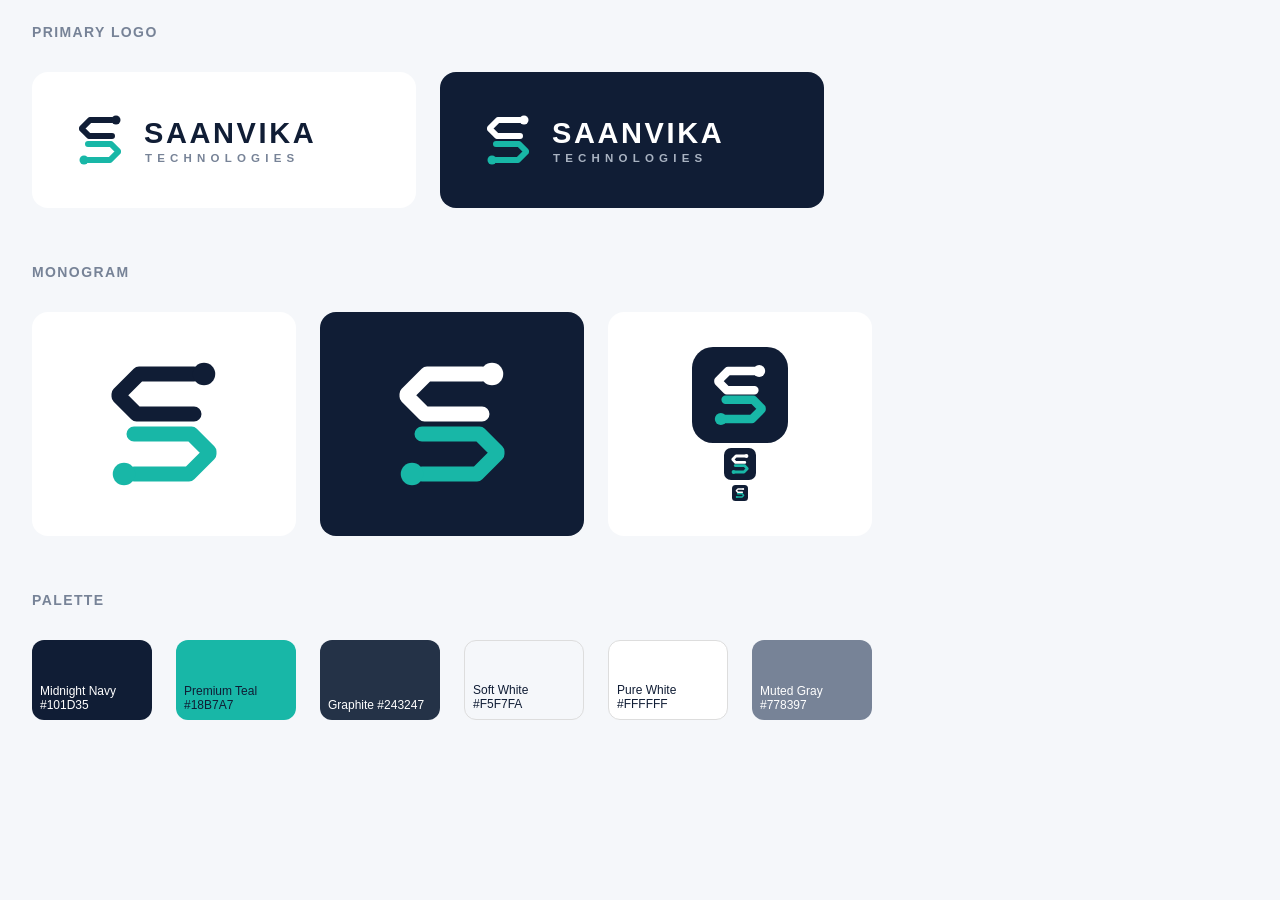
<file: docs/brand-sheet.html>
<!doctype html>
<html lang="en">
<head>
<meta charset="utf-8">
<meta name="viewport" content="width=device-width, initial-scale=1">
<title>SAANVIKA Brand Sheet</title>
<style>
  body{margin:0;font-family:Inter,'Segoe UI',Arial,sans-serif;background:#F5F7FA;color:#101D35}
  .row{display:flex;flex-wrap:wrap;gap:24px;padding:32px}
  .tile{background:#fff;border-radius:16px;padding:32px;display:grid;place-items:center;min-width:200px}
  .dark{background:#101D35}
  h2{font-size:14px;letter-spacing:.1em;text-transform:uppercase;color:#778397;margin:24px 32px 0}
  .sw{width:120px;height:80px;border-radius:12px;display:flex;align-items:flex-end;padding:8px;font-size:12px;box-sizing:border-box}
</style>
</head>
<body>
<h2>Primary logo</h2>
<div class="row">
  <div class="tile"><img src="../assets/brand/logo-primary.svg" width="320" alt="Primary logo"></div>
  <div class="tile dark"><img src="../assets/brand/logo-primary-white.svg" width="320" alt="White logo"></div>
</div>
<h2>Monogram</h2>
<div class="row">
  <div class="tile"><img src="../assets/brand/monogram.svg" width="160" alt="Monogram"></div>
  <div class="tile dark"><img src="../assets/brand/monogram-white.svg" width="160" alt="Monogram white"></div>
  <div class="tile"><img src="../assets/brand/favicon.svg" width="96" alt="Favicon"> <img src="../assets/brand/favicon.svg" width="32" alt=""> <img src="../assets/brand/favicon.svg" width="16" alt=""></div>
</div>
<h2>Palette</h2>
<div class="row">
  <div class="sw" style="background:#101D35;color:#fff">Midnight Navy #101D35</div>
  <div class="sw" style="background:#18B7A7;color:#101D35">Premium Teal #18B7A7</div>
  <div class="sw" style="background:#243247;color:#fff">Graphite #243247</div>
  <div class="sw" style="background:#F5F7FA;border:1px solid #ddd">Soft White #F5F7FA</div>
  <div class="sw" style="background:#fff;border:1px solid #ddd">Pure White #FFFFFF</div>
  <div class="sw" style="background:#778397;color:#fff">Muted Gray #778397</div>
</div>
</body>
</html>
</file>
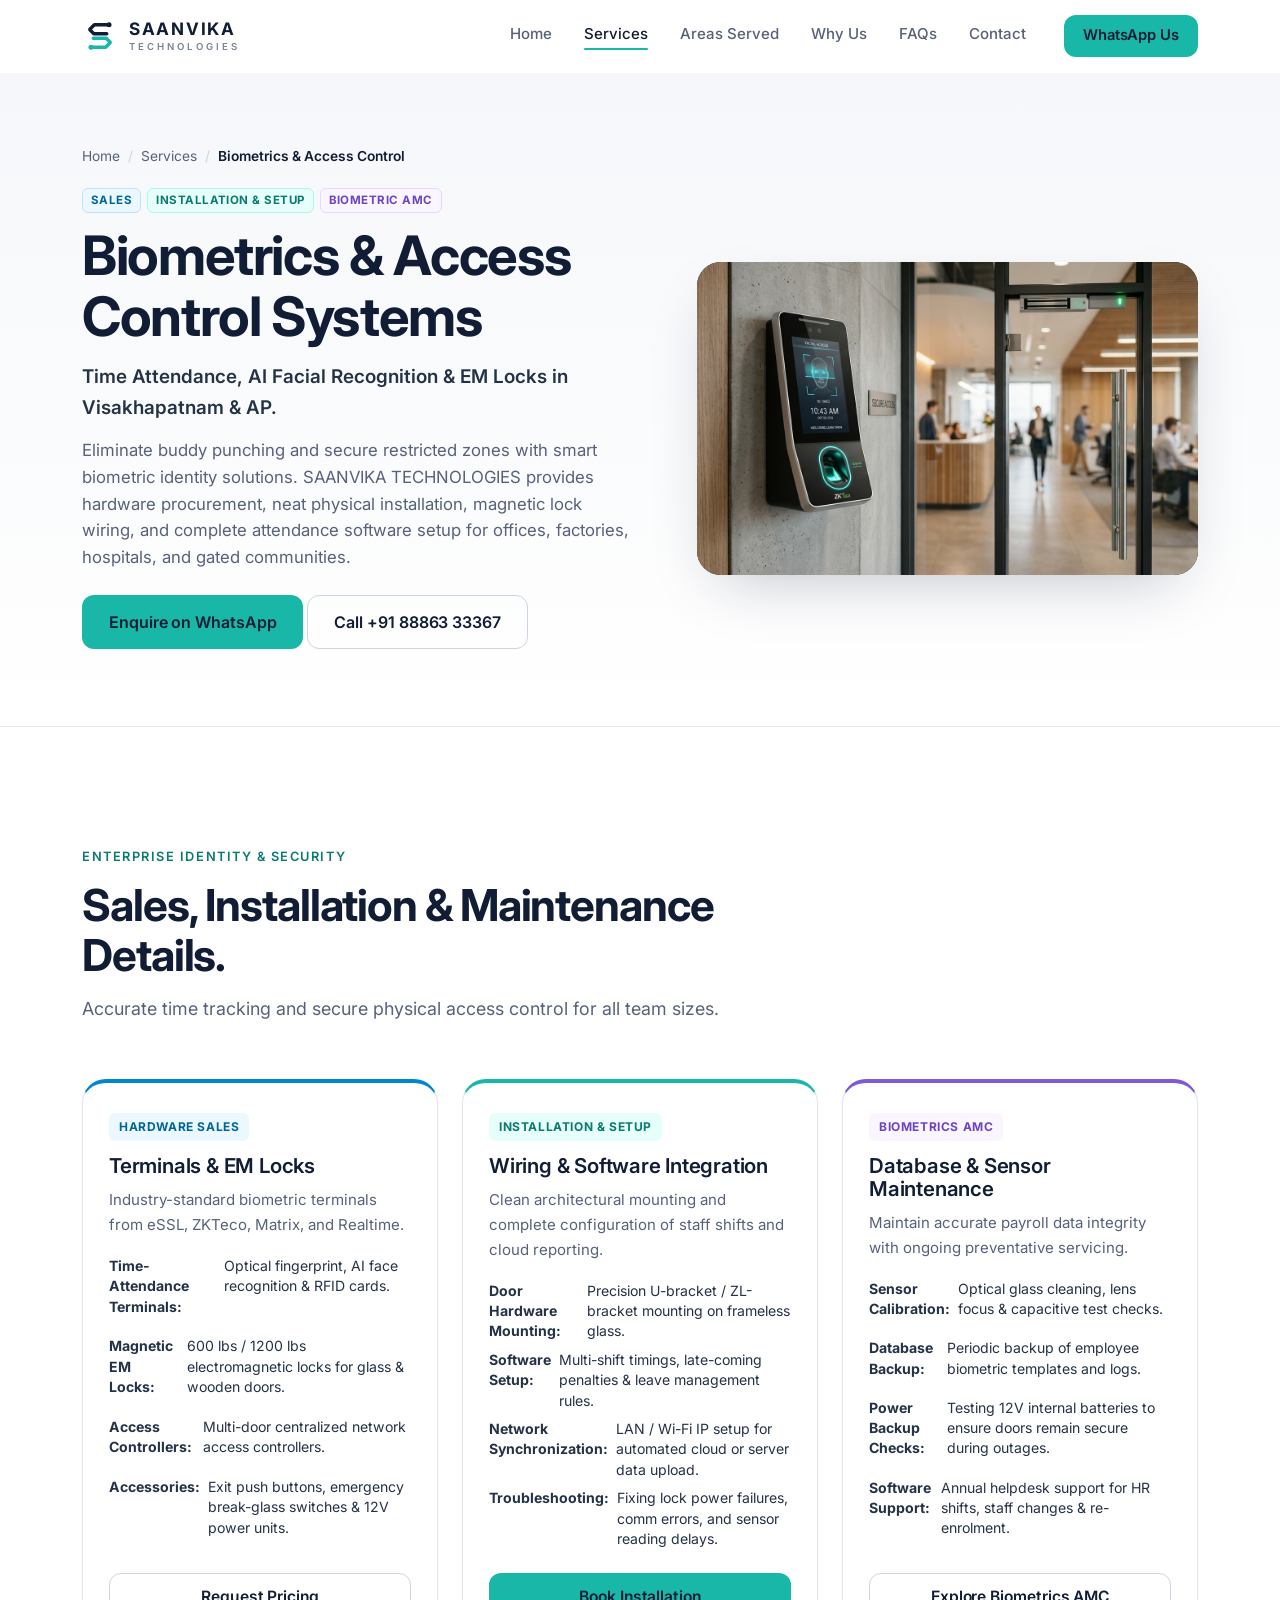
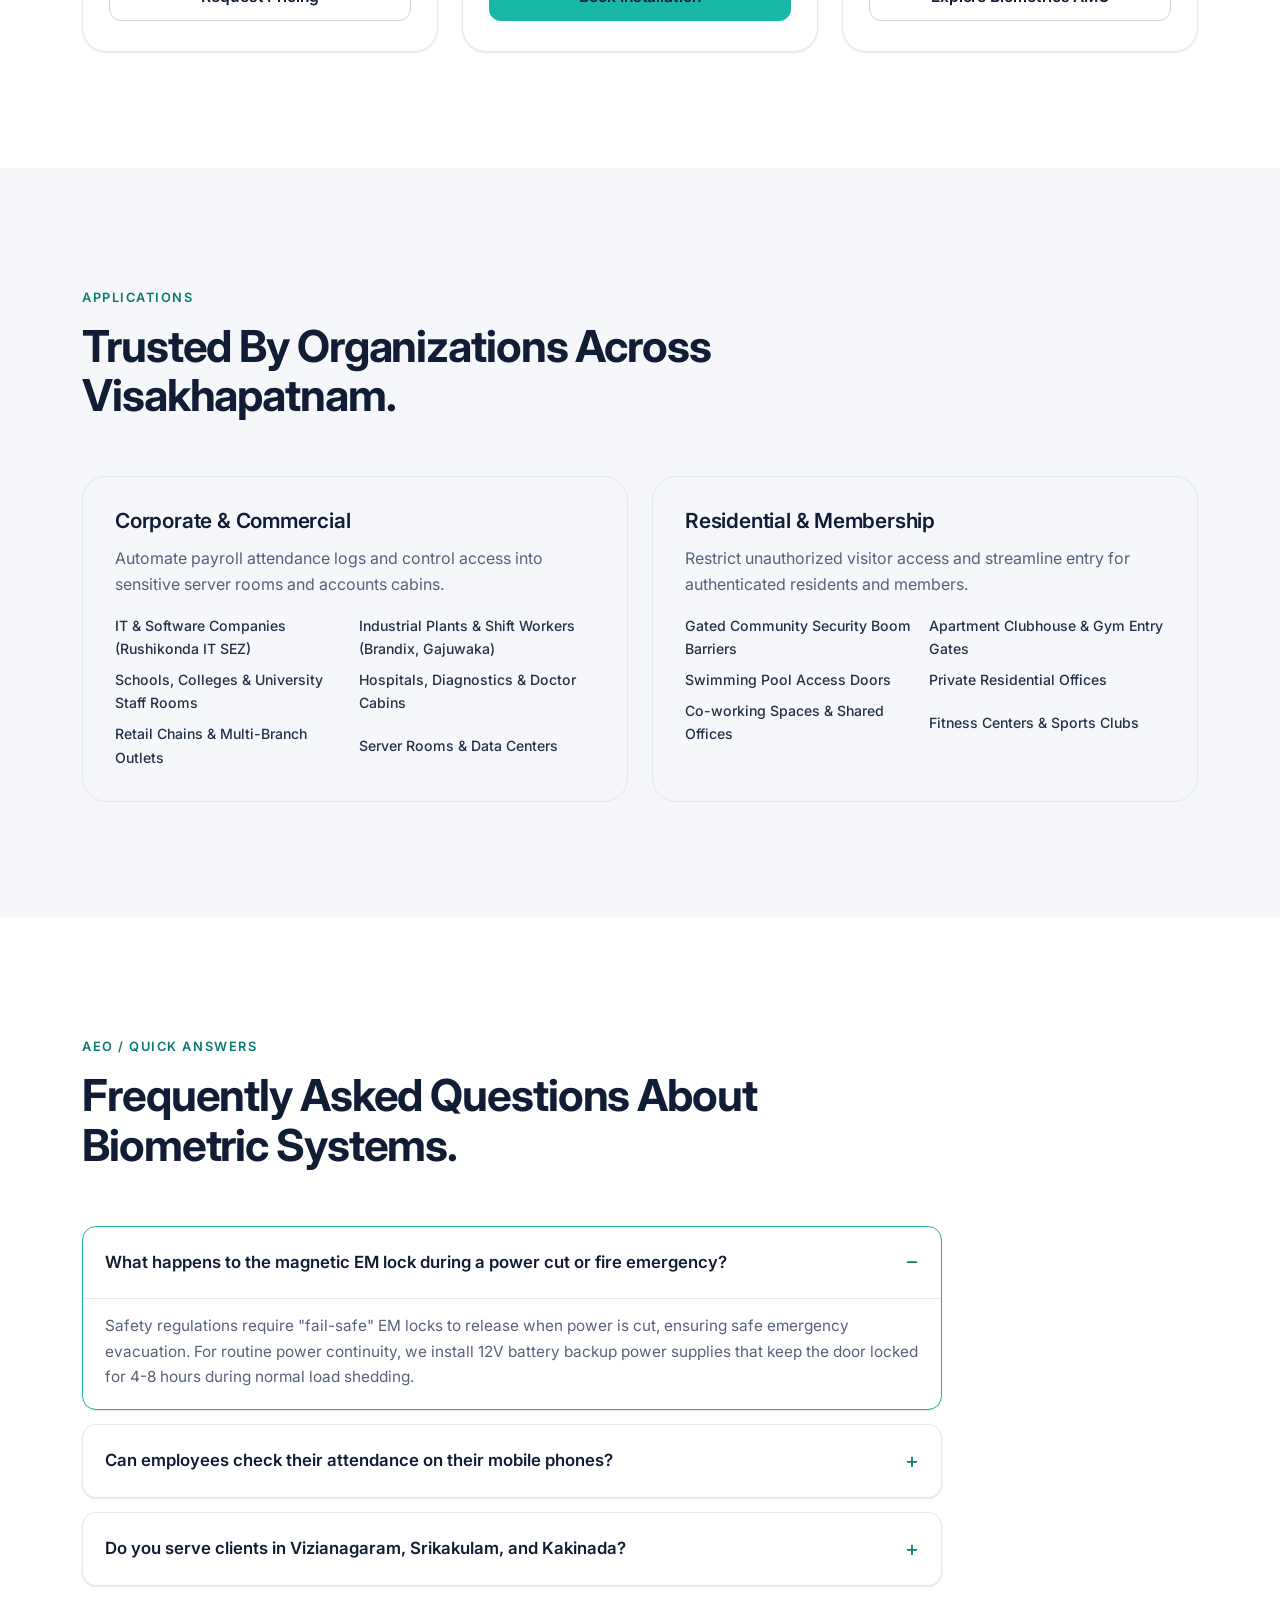
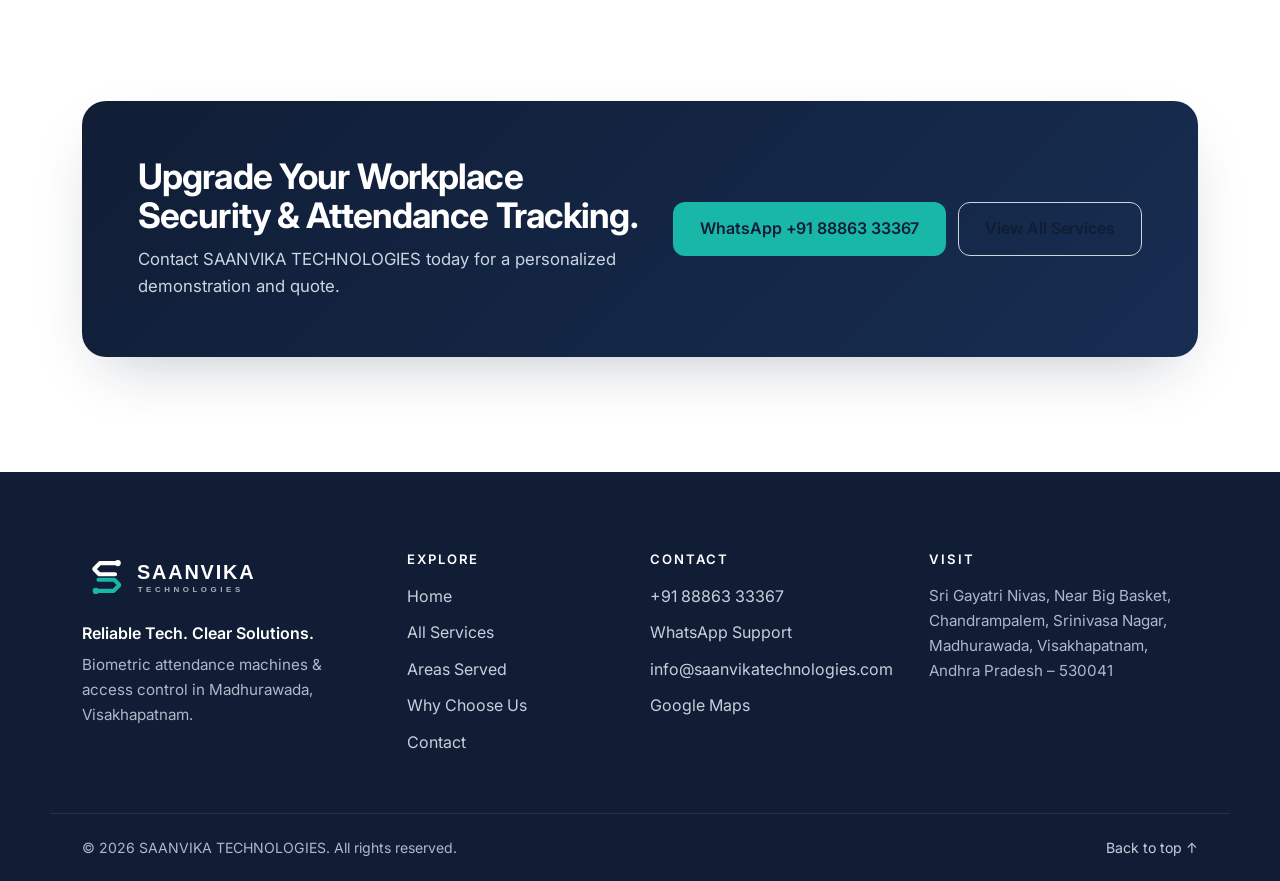
<file: services/biometrics-access-control.html>
﻿<!doctype html>
<html lang="en-IN">
<head>
  <meta charset="utf-8">
  <meta name="viewport" content="width=device-width, initial-scale=1, viewport-fit=cover">
  <title>Biometrics &amp; Access Control Systems in Visakhapatnam | SAANVIKA TECHNOLOGIES</title>
  <meta name="description" content="Fingerprint &amp; facial recognition time attendance systems, magnetic EM door locks, RFID access control, software setup &amp; AMC in Madhurawada, Visakhapatnam &amp; Andhra Pradesh. Call +91 88863 33367.">
  <meta name="keywords" content="biometric attendance system madhurawada, face recognition machine visakhapatnam, access control system vizag, magnetic em lock installation rushikonda it sez, biometric amc brandix atchutapuram, attendance software setup mvp colony">
  <meta name="theme-color" content="#101D35">
  <link rel="canonical" href="https://www.saanvikatechnologies.com/services/biometrics-access-control.html">

  <meta name="geo.region" content="IN-AP">
  <meta name="geo.placename" content="Madhurawada, Visakhapatnam, Andhra Pradesh">
  <meta name="geo.position" content="17.8185;83.3518">
  <meta name="ICBM" content="17.8185, 83.3518">

  <meta property="og:type" content="website">
  <meta property="og:site_name" content="SAANVIKA TECHNOLOGIES">
  <meta property="og:title" content="Biometrics &amp; Access Control Systems — Visakhapatnam">
  <meta property="og:description" content="Time attendance, face recognition, EM locks, and access control solutions across Greater Visakhapatnam and Andhra Pradesh.">
  <meta property="og:url" content="https://www.saanvikatechnologies.com/services/biometrics-access-control.html">
  <meta property="og:image" content="https://www.saanvikatechnologies.com/assets/img/services/biometrics-access-control.jpg">
  <meta property="og:image:width" content="1200">
  <meta property="og:image:height" content="675">
  <meta property="og:locale" content="en_IN">
  <meta name="twitter:card" content="summary_large_image">

  <link rel="icon" href="../assets/brand/favicon.svg" type="image/svg+xml">
  <link rel="apple-touch-icon" href="../assets/img/apple-touch-icon.png">
  <link rel="manifest" href="../site.webmanifest">

  <link rel="preconnect" href="https://fonts.googleapis.com">
  <link rel="preconnect" href="https://fonts.gstatic.com" crossorigin>
  <link rel="stylesheet" href="https://fonts.googleapis.com/css2?family=Inter:wght@400;500;600;700&display=swap">
  <link rel="stylesheet" href="../assets/css/styles.css">

  <script type="application/ld+json">
  {
    "@context": "https://schema.org",
    "@graph": [
      {
        "@type": "BreadcrumbList",
        "itemListElement": [
          { "@type": "ListItem", "position": 1, "name": "Home", "item": "https://www.saanvikatechnologies.com/" },
          { "@type": "ListItem", "position": 2, "name": "Services", "item": "https://www.saanvikatechnologies.com/#services" },
          { "@type": "ListItem", "position": 3, "name": "Biometrics & Access Control", "item": "https://www.saanvikatechnologies.com/services/biometrics-access-control.html" }
        ]
      },
      {
        "@type": "Service",
        "@id": "https://www.saanvikatechnologies.com/services/biometrics-access-control.html#service",
        "name": "Biometric Time Attendance & Access Control Systems",
        "provider": {
          "@type": "LocalBusiness",
          "name": "SAANVIKA TECHNOLOGIES",
          "telephone": "+91-8886333367",
          "email": "info@saanvikatechnologies.com",
          "address": {
            "@type": "PostalAddress",
            "streetAddress": "Sri Gayatri Nivas, Near Big Basket, Chandrampalem, Madhurawada",
            "addressLocality": "Visakhapatnam",
            "addressRegion": "Andhra Pradesh",
            "postalCode": "530041",
            "addressCountry": "IN"
          }
        },
        "description": "Sales, installation, software configuration, and AMC maintenance for biometric attendance machines, facial recognition terminals, and electromagnetic door locks in Visakhapatnam.",
        "areaServed": ["Madhurawada", "Rushikonda IT SEZ", "Brandix Atchutapuram", "PM Palem", "MVP Colony", "Dwaraka Nagar", "Gajuwaka", "Visakhapatnam", "Vizianagaram", "Srikakulam", "Kakinada", "Rajahmundry"]
      },
      {
        "@type": "FAQPage",
        "mainEntity": [
          {
            "@type": "Question",
            "name": "Can biometric attendance data be integrated directly with our company's payroll software?",
            "acceptedAnswer": {
              "@type": "Answer",
              "text": "Yes. We configure attendance management software that automatically exports daily in/out times, overtime, and leave logs to Excel or directly synchronizes with popular HR and payroll platforms."
            }
          },
          {
            "@type": "Question",
            "name": "What type of door locks are used for office access control systems?",
            "acceptedAnswer": {
              "@type": "Answer",
              "text": "We install heavy-duty electromagnetic (EM) locks (600 lbs / 1200 lbs holding force) suitable for glass, wooden, and aluminum doors, paired with emergency exit push switches and battery backup power supplies."
            }
          },
          {
            "@type": "Question",
            "name": "Do facial recognition biometric machines work accurately with face masks and low lighting?",
            "acceptedAnswer": {
              "@type": "Answer",
              "text": "Yes. Modern AI facial recognition terminals feature dual infrared sensors and high-speed algorithms that accurately authenticate users in under 0.3 seconds even in dim lighting or while wearing face masks."
            }
          }
        ]
      }
    ]
  }
  </script>
</head>
<body>
  <a class="skip-link" href="#main">Skip to content</a>

  <header class="site-header" id="top">
    <div class="container header-inner">
      <a class="brand" href="../index.html" aria-label="SAANVIKA TECHNOLOGIES — home">
        <img src="../assets/brand/monogram.svg" alt="" width="36" height="36">
        <span class="brand-text"><span class="brand-name">SAANVIKA</span><span class="brand-sub">TECHNOLOGIES</span></span>
      </a>
      <nav class="nav" aria-label="Primary">
        <ul class="nav-list">
          <li><a href="../index.html#home">Home</a></li>
          <li><a href="../index.html#services" class="active">Services</a></li>
          <li><a href="../index.html#areas">Areas Served</a></li>
          <li><a href="../index.html#why">Why Us</a></li>
          <li><a href="../index.html#faq">FAQs</a></li>
          <li><a href="../index.html#contact">Contact</a></li>
        </ul>
      </nav>
      <div class="header-actions">
        <a class="btn btn-primary btn-sm header-cta" href="https://wa.me/918886333367?text=Hello%20SAANVIKA%20TECHNOLOGIES%2C%20I%20need%20Biometrics%20or%20Access%20Control%20support." target="_blank" rel="noopener">WhatsApp Us</a>
      </div>
    </div>
  </header>

  <main id="main">
    <section class="page-hero">
      <div class="container">
        <ul class="breadcrumbs" aria-label="Breadcrumb">
          <li><a href="../index.html">Home</a></li>
          <li class="sep">/</li>
          <li><a href="../index.html#services">Services</a></li>
          <li class="sep">/</li>
          <li class="current" aria-current="page">Biometrics &amp; Access Control</li>
        </ul>

        <div class="page-hero-grid">
          <div class="page-hero-copy">
            <div class="s-badges">
              <span class="badge-tag badge-sales">Sales</span>
              <span class="badge-tag badge-service">Installation &amp; Setup</span>
              <span class="badge-tag badge-amc">Biometric AMC</span>
            </div>
            <h1>Biometrics &amp; Access Control Systems</h1>
            <p class="page-hero-sub">Time Attendance, AI Facial Recognition &amp; EM Locks in Visakhapatnam &amp; AP.</p>
            <p class="page-hero-text">Eliminate buddy punching and secure restricted zones with smart biometric identity solutions. SAANVIKA TECHNOLOGIES provides hardware procurement, neat physical installation, magnetic lock wiring, and complete attendance software setup for offices, factories, hospitals, and gated communities.</p>
            <div class="hero-ctas">
              <a class="btn btn-primary btn-lg" href="https://wa.me/918886333367?text=Hello%20SAANVIKA%20TECHNOLOGIES%2C%20I%20would%20like%20to%20enquire%20about%20Biometric%20Attendance%20and%20Access%20Control." target="_blank" rel="noopener">
                Enquire on WhatsApp
              </a>
              <a class="btn btn-ghost btn-lg" href="tel:+918886333367">Call +91 88863 33367</a>
            </div>
          </div>
          <div class="page-hero-media">
            <img src="../assets/img/services/biometrics-access-control.jpg" alt="Modern biometric attendance and access control terminal on glass door" width="600" height="375">
          </div>
        </div>
      </div>
    </section>

    <!-- 3-Pillar Breakdown -->
    <section class="section">
      <div class="container">
        <div class="section-head text-center">
          <p class="eyebrow">Enterprise Identity &amp; Security</p>
          <h2>Sales, Installation &amp; Maintenance Details.</h2>
          <p class="lead">Accurate time tracking and secure physical access control for all team sizes.</p>
        </div>

        <div class="pillars-grid">
          <div class="pillar-card sales-card">
            <span class="pillar-badge">Hardware Sales</span>
            <h3>Terminals &amp; EM Locks</h3>
            <p>Industry-standard biometric terminals from eSSL, ZKTeco, Matrix, and Realtime.</p>
            <ul class="pillar-list">
              <li><strong>Time-Attendance Terminals:</strong> Optical fingerprint, AI face recognition &amp; RFID cards.</li>
              <li><strong>Magnetic EM Locks:</strong> 600 lbs / 1200 lbs electromagnetic locks for glass &amp; wooden doors.</li>
              <li><strong>Access Controllers:</strong> Multi-door centralized network access controllers.</li>
              <li><strong>Accessories:</strong> Exit push buttons, emergency break-glass switches &amp; 12V power units.</li>
            </ul>
            <a class="btn btn-ghost btn-block" href="https://wa.me/918886333367?text=Hello%2C%20I%20would%20like%20pricing%20for%20Biometric%20Attendance%20machines%20or%20EM%20locks." target="_blank" rel="noopener">Request Pricing</a>
          </div>

          <div class="pillar-card service-card-top">
            <span class="pillar-badge">Installation &amp; Setup</span>
            <h3>Wiring &amp; Software Integration</h3>
            <p>Clean architectural mounting and complete configuration of staff shifts and cloud reporting.</p>
            <ul class="pillar-list">
              <li><strong>Door Hardware Mounting:</strong> Precision U-bracket / ZL-bracket mounting on frameless glass.</li>
              <li><strong>Software Setup:</strong> Multi-shift timings, late-coming penalties &amp; leave management rules.</li>
              <li><strong>Network Synchronization:</strong> LAN / Wi-Fi IP setup for automated cloud or server data upload.</li>
              <li><strong>Troubleshooting:</strong> Fixing lock power failures, comm errors, and sensor reading delays.</li>
            </ul>
            <a class="btn btn-primary btn-block" href="https://wa.me/918886333367?text=Hello%2C%20I%20need%20service%20or%20installation%20for%20our%20biometric%20attendance%20system." target="_blank" rel="noopener">Book Installation</a>
          </div>

          <div class="pillar-card amc-card">
            <span class="pillar-badge">Biometrics AMC</span>
            <h3>Database &amp; Sensor Maintenance</h3>
            <p>Maintain accurate payroll data integrity with ongoing preventative servicing.</p>
            <ul class="pillar-list">
              <li><strong>Sensor Calibration:</strong> Optical glass cleaning, lens focus &amp; capacitive test checks.</li>
              <li><strong>Database Backup:</strong> Periodic backup of employee biometric templates and logs.</li>
              <li><strong>Power Backup Checks:</strong> Testing 12V internal batteries to ensure doors remain secure during outages.</li>
              <li><strong>Software Support:</strong> Annual helpdesk support for HR shifts, staff changes &amp; re-enrolment.</li>
            </ul>
            <a class="btn btn-ghost btn-block" href="https://wa.me/918886333367?text=Hello%2C%20I%20would%20like%20to%20enquire%20about%20a%20Biometric%20System%20AMC." target="_blank" rel="noopener">Explore Biometrics AMC</a>
          </div>
        </div>
      </div>
    </section>

    <!-- Who We Serve -->
    <section class="section section-soft">
      <div class="container">
        <div class="section-head">
          <p class="eyebrow">Applications</p>
          <h2>Trusted By Organizations Across Visakhapatnam.</h2>
        </div>
        <div class="who-grid">
          <div class="who-card">
            <h3>Corporate &amp; Commercial</h3>
            <p>Automate payroll attendance logs and control access into sensitive server rooms and accounts cabins.</p>
            <ul class="who-list">
              <li>IT &amp; Software Companies (Rushikonda IT SEZ)</li>
              <li>Industrial Plants &amp; Shift Workers (Brandix, Gajuwaka)</li>
              <li>Schools, Colleges &amp; University Staff Rooms</li>
              <li>Hospitals, Diagnostics &amp; Doctor Cabins</li>
              <li>Retail Chains &amp; Multi-Branch Outlets</li>
              <li>Server Rooms &amp; Data Centers</li>
            </ul>
          </div>
          <div class="who-card">
            <h3>Residential &amp; Membership</h3>
            <p>Restrict unauthorized visitor access and streamline entry for authenticated residents and members.</p>
            <ul class="who-list">
              <li>Gated Community Security Boom Barriers</li>
              <li>Apartment Clubhouse &amp; Gym Entry Gates</li>
              <li>Swimming Pool Access Doors</li>
              <li>Private Residential Offices</li>
              <li>Co-working Spaces &amp; Shared Offices</li>
              <li>Fitness Centers &amp; Sports Clubs</li>
            </ul>
          </div>
        </div>
      </div>
    </section>

    <!-- FAQ Section (AEO) -->
    <section class="section">
      <div class="container">
        <div class="section-head">
          <p class="eyebrow">AEO / Quick Answers</p>
          <h2>Frequently Asked Questions About Biometric Systems.</h2>
        </div>
        <div class="faq-grid">
          <details class="faq-item" open>
            <summary>What happens to the magnetic EM lock during a power cut or fire emergency?</summary>
            <div class="faq-body">
              Safety regulations require "fail-safe" EM locks to release when power is cut, ensuring safe emergency evacuation. For routine power continuity, we install 12V battery backup power supplies that keep the door locked for 4-8 hours during normal load shedding.
            </div>
          </details>
          <details class="faq-item">
            <summary>Can employees check their attendance on their mobile phones?</summary>
            <div class="faq-body">
              Yes. With our cloud-connected biometric solutions, employees and managers can view real-time check-in/out timestamps and apply for leaves via secure Android and iOS mobile apps.
            </div>
          </details>
          <details class="faq-item">
            <summary>Do you serve clients in Vizianagaram, Srikakulam, and Kakinada?</summary>
            <div class="faq-body">
              Yes. We install and maintain biometric access control systems for factories, offices, and colleges across Visakhapatnam, Vizianagaram, Srikakulam, Rajahmundry, Kakinada, Paderu, and Araku.
            </div>
          </details>
        </div>
      </div>
    </section>

    <!-- Bottom CTA Banner -->
    <section class="section" style="padding-top:0;">
      <div class="container">
        <div class="service-cta-banner">
          <div>
            <h2>Upgrade Your Workplace Security &amp; Attendance Tracking.</h2>
            <p>Contact SAANVIKA TECHNOLOGIES today for a personalized demonstration and quote.</p>
          </div>
          <div class="service-cta-actions">
            <a class="btn btn-primary btn-lg" href="https://wa.me/918886333367?text=Hello%20SAANVIKA%20TECHNOLOGIES%2C%20I%20would%20like%20a%20quote%20for%20Biometrics%20and%20Access%20Control." target="_blank" rel="noopener">WhatsApp +91 88863 33367</a>
            <a class="btn btn-ghost btn-lg" href="../index.html#services">View All Services</a>
          </div>
        </div>
      </div>
    </section>
  </main>

  <footer class="site-footer">
    <div class="container footer-grid">
      <div class="footer-brand">
        <img src="../assets/brand/logo-primary-white.svg" alt="SAANVIKA TECHNOLOGIES" width="220" height="50" loading="lazy">
        <p class="footer-tag">Reliable Tech. Clear Solutions.</p>
        <p class="footer-muted">Biometric attendance machines &amp; access control in Madhurawada, Visakhapatnam.</p>
      </div>
      <nav class="footer-col" aria-label="Footer">
        <h3>Explore</h3>
        <ul role="list">
          <li><a href="../index.html#home">Home</a></li>
          <li><a href="../index.html#services">All Services</a></li>
          <li><a href="../index.html#areas">Areas Served</a></li>
          <li><a href="../index.html#why">Why Choose Us</a></li>
          <li><a href="../index.html#contact">Contact</a></li>
        </ul>
      </nav>
      <div class="footer-col">
        <h3>Contact</h3>
        <ul role="list">
          <li><a href="tel:+918886333367">+91 88863 33367</a></li>
          <li><a href="https://wa.me/918886333367" target="_blank" rel="noopener">WhatsApp Support</a></li>
          <li><a href="mailto:info@saanvikatechnologies.com">info@saanvikatechnologies.com</a></li>
          <li><a href="https://maps.app.goo.gl/uBvAg1Kp8fdG1vbHA" target="_blank" rel="noopener">Google Maps</a></li>
        </ul>
      </div>
      <div class="footer-col">
        <h3>Visit</h3>
        <address class="footer-muted">Sri Gayatri Nivas, Near Big Basket, Chandrampalem, Srinivasa Nagar, Madhurawada, Visakhapatnam, Andhra Pradesh – 530041</address>
      </div>
    </div>
    <div class="container footer-bottom">
      <p>© 2026 SAANVIKA TECHNOLOGIES. All rights reserved.</p>
      <a href="#top" class="to-top">Back to top ↑</a>
    </div>
  </footer>

  <div class="action-bar" aria-label="Quick contact">
    <a href="tel:+918886333367">Call Now</a>
    <a class="wa" href="https://wa.me/918886333367?text=Hello%20SAANVIKA%20TECHNOLOGIES%2C%20I%20need%20biometrics%20support." target="_blank" rel="noopener">WhatsApp</a>
  </div>
</body>
</html>
</file>
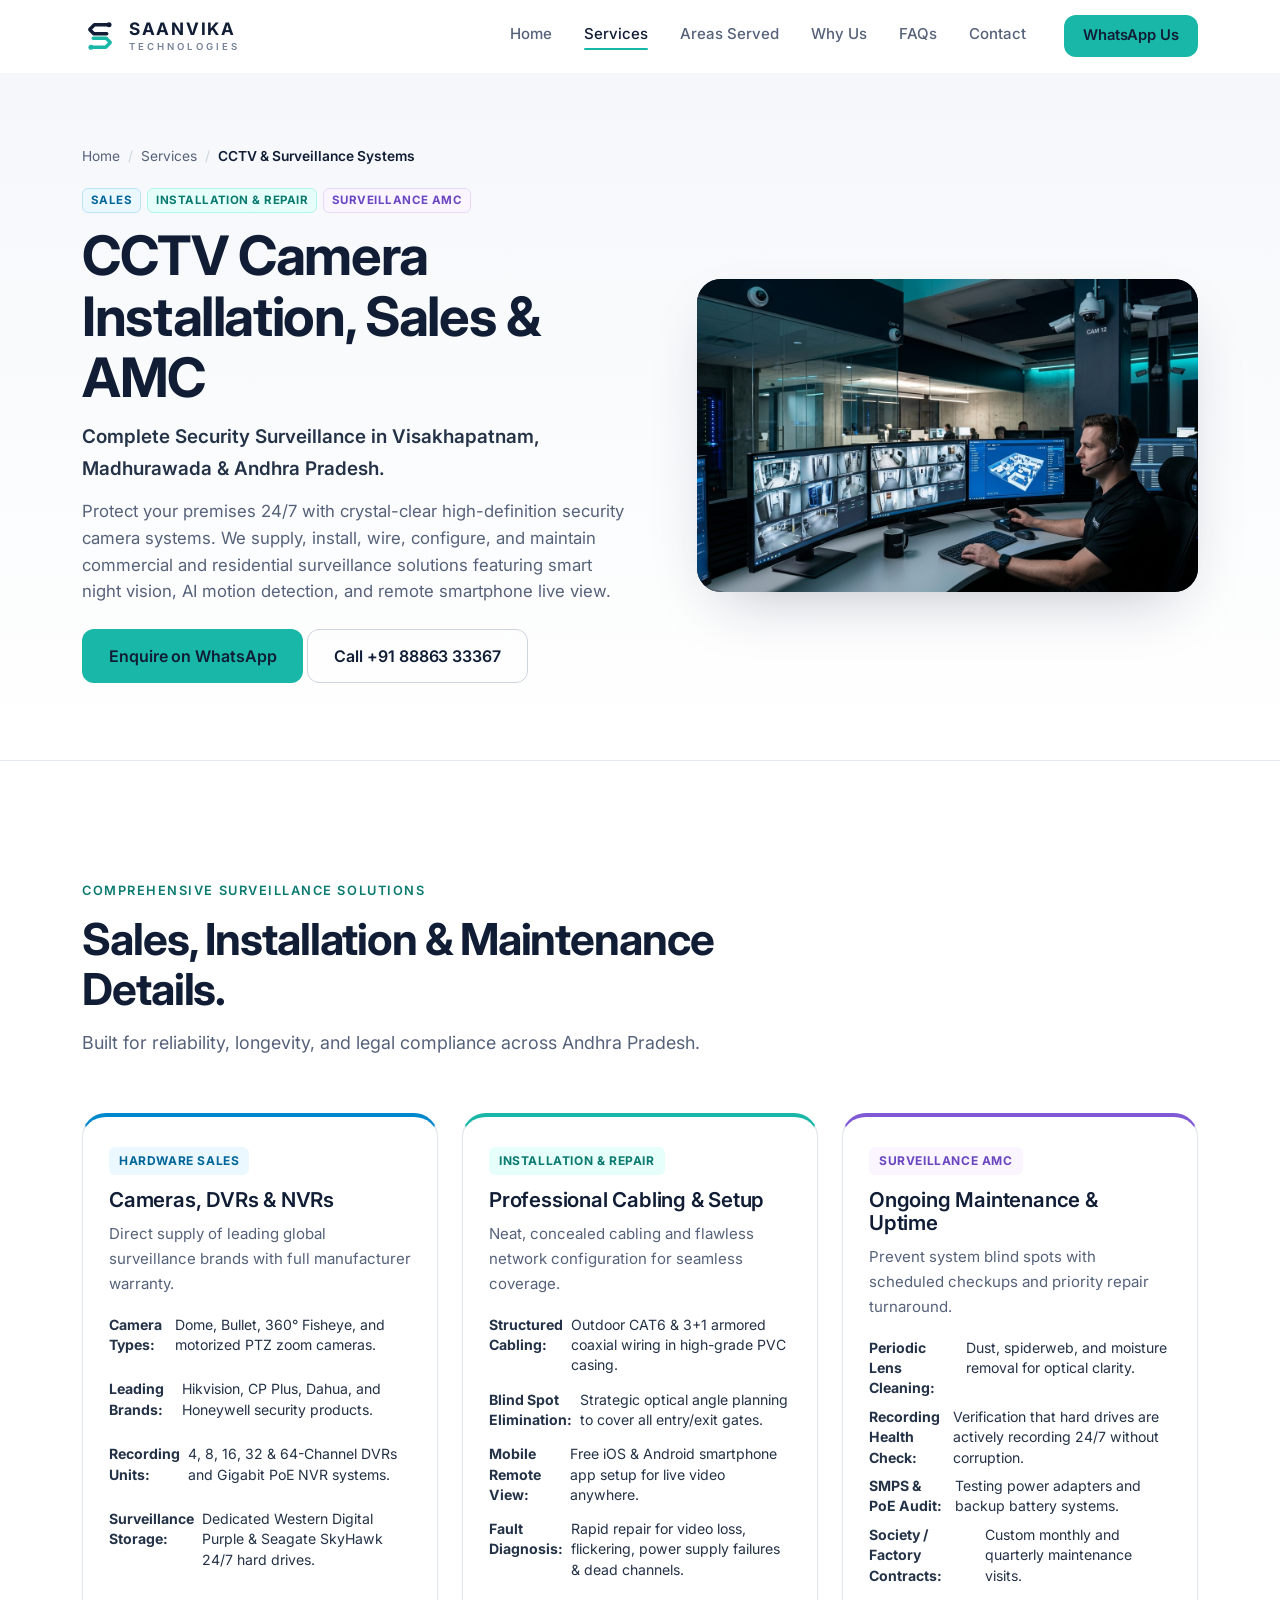
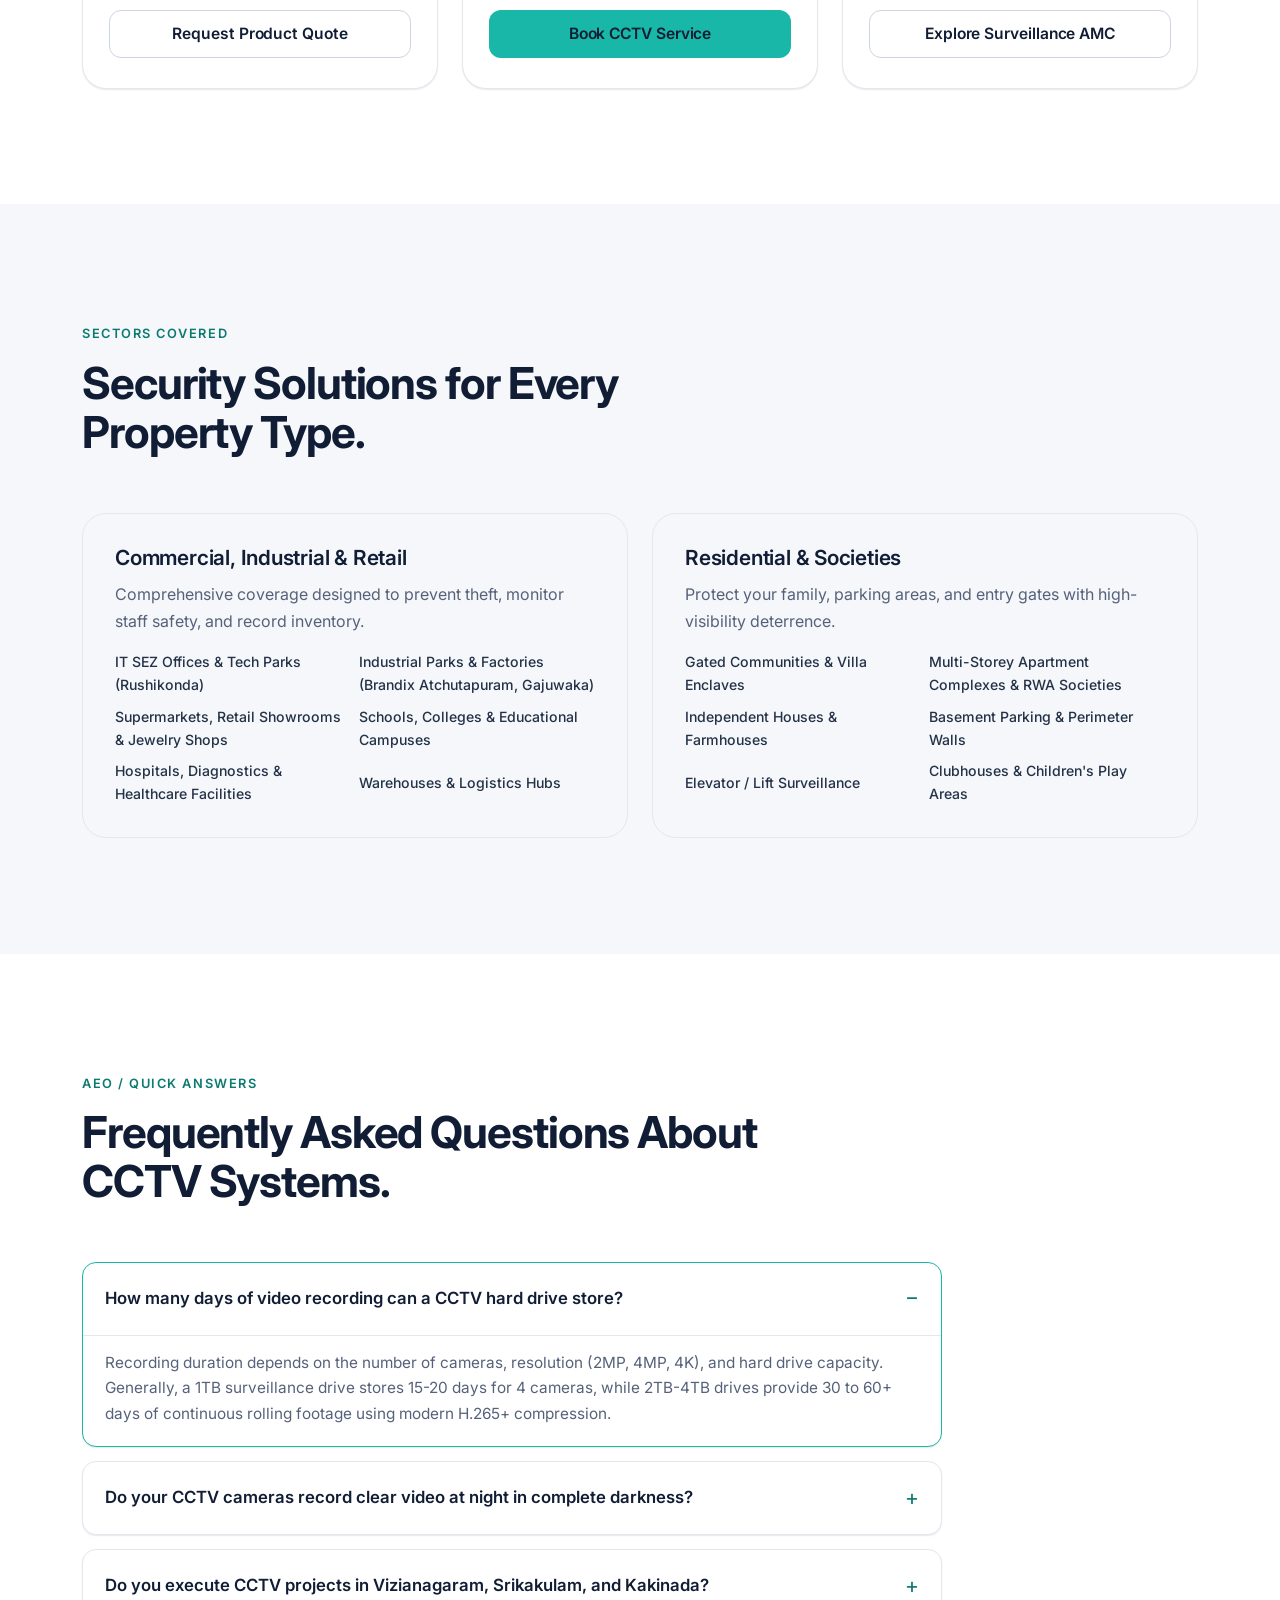
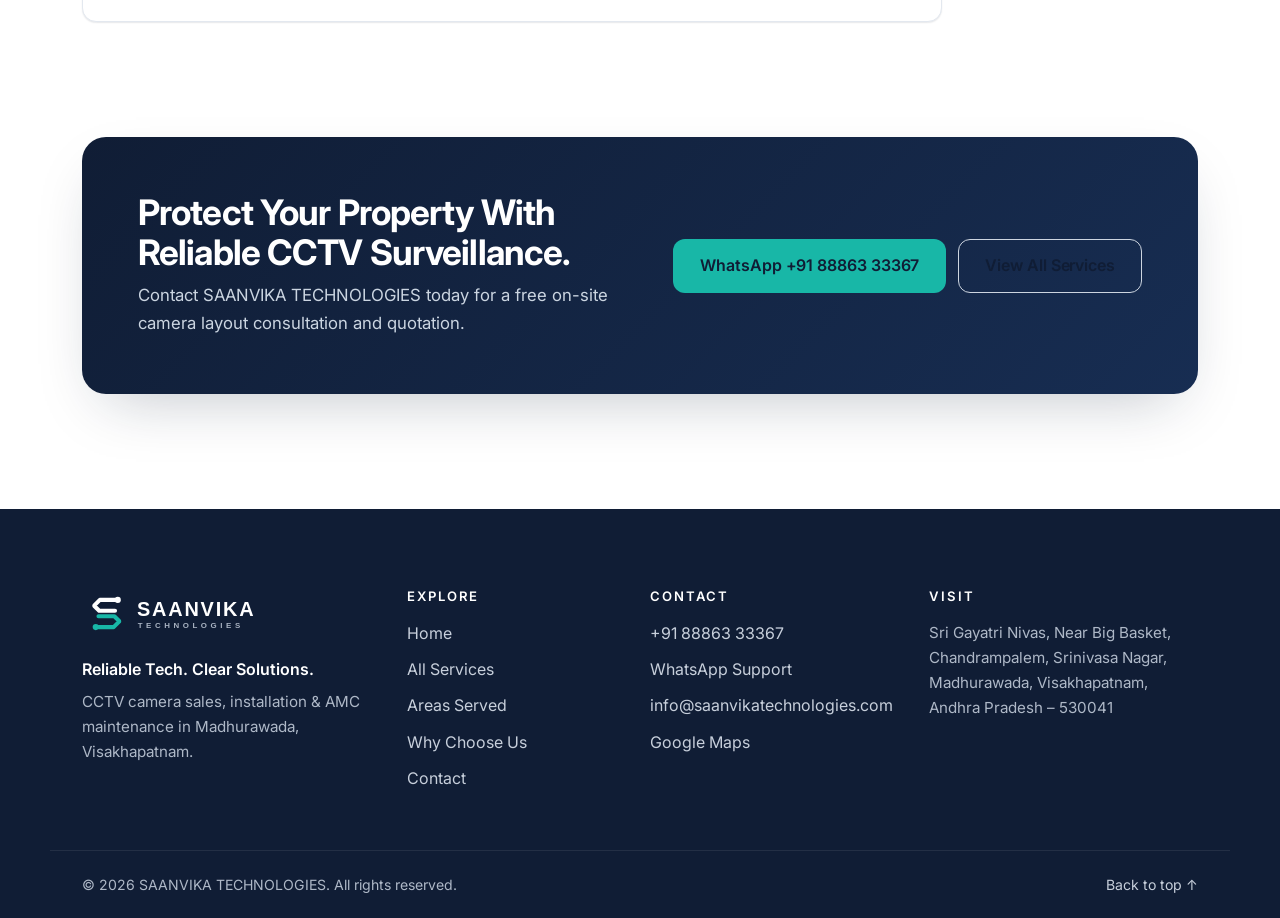
<file: services/cctv-surveillance-systems.html>
﻿<!doctype html>
<html lang="en-IN">
<head>
  <meta charset="utf-8">
  <meta name="viewport" content="width=device-width, initial-scale=1, viewport-fit=cover">
  <title>CCTV Camera Installation, Sales &amp; AMC in Visakhapatnam | SAANVIKA TECHNOLOGIES</title>
  <meta name="description" content="Commercial &amp; residential CCTV camera sales, HD/IP surveillance installation, NVR/DVR setup, mobile streaming &amp; AMC maintenance in Madhurawada, Visakhapatnam &amp; Andhra Pradesh. Call +91 88863 33367.">
  <meta name="keywords" content="cctv installation madhurawada, cctv camera dealers visakhapatnam, hikvision cp plus dahua vizag, security camera amc rushikonda it sez, ip camera setup brandix atchutapuram, surveillance systems mvp colony">
  <meta name="theme-color" content="#101D35">
  <link rel="canonical" href="https://www.saanvikatechnologies.com/services/cctv-surveillance-systems.html">

  <meta name="geo.region" content="IN-AP">
  <meta name="geo.placename" content="Madhurawada, Visakhapatnam, Andhra Pradesh">
  <meta name="geo.position" content="17.8185;83.3518">
  <meta name="ICBM" content="17.8185, 83.3518">

  <meta property="og:type" content="website">
  <meta property="og:site_name" content="SAANVIKA TECHNOLOGIES">
  <meta property="og:title" content="CCTV Camera Installation, Sales &amp; AMC — Visakhapatnam">
  <meta property="og:description" content="HD and IP security camera installation, mobile remote streaming, DVR/NVR repairs, and surveillance AMCs across Greater Visakhapatnam and Andhra Pradesh.">
  <meta property="og:url" content="https://www.saanvikatechnologies.com/services/cctv-surveillance-systems.html">
  <meta property="og:image" content="https://www.saanvikatechnologies.com/assets/img/services/cctv-surveillance-systems.jpg">
  <meta property="og:image:width" content="1200">
  <meta property="og:image:height" content="675">
  <meta property="og:locale" content="en_IN">
  <meta name="twitter:card" content="summary_large_image">

  <link rel="icon" href="../assets/brand/favicon.svg" type="image/svg+xml">
  <link rel="apple-touch-icon" href="../assets/img/apple-touch-icon.png">
  <link rel="manifest" href="../site.webmanifest">

  <link rel="preconnect" href="https://fonts.googleapis.com">
  <link rel="preconnect" href="https://fonts.gstatic.com" crossorigin>
  <link rel="stylesheet" href="https://fonts.googleapis.com/css2?family=Inter:wght@400;500;600;700&display=swap">
  <link rel="stylesheet" href="../assets/css/styles.css">

  <script type="application/ld+json">
  {
    "@context": "https://schema.org",
    "@graph": [
      {
        "@type": "BreadcrumbList",
        "itemListElement": [
          { "@type": "ListItem", "position": 1, "name": "Home", "item": "https://www.saanvikatechnologies.com/" },
          { "@type": "ListItem", "position": 2, "name": "Services", "item": "https://www.saanvikatechnologies.com/#services" },
          { "@type": "ListItem", "position": 3, "name": "CCTV & Video Surveillance Systems", "item": "https://www.saanvikatechnologies.com/services/cctv-surveillance-systems.html" }
        ]
      },
      {
        "@type": "Service",
        "@id": "https://www.saanvikatechnologies.com/services/cctv-surveillance-systems.html#service",
        "name": "CCTV Camera Installation, Sales & AMC",
        "provider": {
          "@type": "LocalBusiness",
          "name": "SAANVIKA TECHNOLOGIES",
          "telephone": "+91-8886333367",
          "email": "info@saanvikatechnologies.com",
          "address": {
            "@type": "PostalAddress",
            "streetAddress": "Sri Gayatri Nivas, Near Big Basket, Chandrampalem, Madhurawada",
            "addressLocality": "Visakhapatnam",
            "addressRegion": "Andhra Pradesh",
            "postalCode": "530041",
            "addressCountry": "IN"
          }
        },
        "description": "Professional CCTV security camera sales, structured cabling, IP camera installation, NVR/DVR setup, and Annual Maintenance Contracts in Visakhapatnam.",
        "areaServed": ["Madhurawada", "Rushikonda IT SEZ", "Brandix Atchutapuram", "PM Palem", "MVP Colony", "Dwaraka Nagar", "Gajuwaka", "Visakhapatnam", "Vizianagaram", "Srikakulam", "Kakinada", "Rajahmundry"]
      },
      {
        "@type": "FAQPage",
        "mainEntity": [
          {
            "@type": "Question",
            "name": "Can I watch my CCTV camera video on my mobile phone when away from the office or home?",
            "acceptedAnswer": {
              "@type": "Answer",
              "text": "Yes. We configure cloud P2P and mobile viewing apps for iOS and Android so you can securely stream live video and search playback footage anywhere in the world on high-speed internet."
            }
          },
          {
            "@type": "Question",
            "name": "What is the difference between HD Analog and IP CCTV cameras?",
            "acceptedAnswer": {
              "@type": "Answer",
              "text": "HD Analog cameras are cost-effective solutions utilizing coaxial 3+1 cabling connected to a DVR, ideal for homes and small shops. IP (Network) cameras run on CAT6 LAN cables connected to an NVR, offering superior 2K/4K resolution, AI smart motion detection, and scalable cabling for larger offices and apartment complexes."
            }
          },
          {
            "@type": "Question",
            "name": "Do you provide CCTV Annual Maintenance Contracts (AMC) in Visakhapatnam?",
            "acceptedAnswer": {
              "@type": "Answer",
              "text": "Yes. Our surveillance AMC covers regular camera lens cleaning, camera angle alignment, power supply adapter checkups, hard drive health checks, and prompt technician attendance for any video signal loss."
            }
          }
        ]
      }
    ]
  }
  </script>
</head>
<body>
  <a class="skip-link" href="#main">Skip to content</a>

  <header class="site-header" id="top">
    <div class="container header-inner">
      <a class="brand" href="../index.html" aria-label="SAANVIKA TECHNOLOGIES — home">
        <img src="../assets/brand/monogram.svg" alt="" width="36" height="36">
        <span class="brand-text"><span class="brand-name">SAANVIKA</span><span class="brand-sub">TECHNOLOGIES</span></span>
      </a>
      <nav class="nav" aria-label="Primary">
        <ul class="nav-list">
          <li><a href="../index.html#home">Home</a></li>
          <li><a href="../index.html#services" class="active">Services</a></li>
          <li><a href="../index.html#areas">Areas Served</a></li>
          <li><a href="../index.html#why">Why Us</a></li>
          <li><a href="../index.html#faq">FAQs</a></li>
          <li><a href="../index.html#contact">Contact</a></li>
        </ul>
      </nav>
      <div class="header-actions">
        <a class="btn btn-primary btn-sm header-cta" href="https://wa.me/918886333367?text=Hello%20SAANVIKA%20TECHNOLOGIES%2C%20I%20would%20like%20to%20enquire%20about%20CCTV%20Installation." target="_blank" rel="noopener">WhatsApp Us</a>
      </div>
    </div>
  </header>

  <main id="main">
    <section class="page-hero">
      <div class="container">
        <ul class="breadcrumbs" aria-label="Breadcrumb">
          <li><a href="../index.html">Home</a></li>
          <li class="sep">/</li>
          <li><a href="../index.html#services">Services</a></li>
          <li class="sep">/</li>
          <li class="current" aria-current="page">CCTV &amp; Surveillance Systems</li>
        </ul>

        <div class="page-hero-grid">
          <div class="page-hero-copy">
            <div class="s-badges">
              <span class="badge-tag badge-sales">Sales</span>
              <span class="badge-tag badge-service">Installation &amp; Repair</span>
              <span class="badge-tag badge-amc">Surveillance AMC</span>
            </div>
            <h1>CCTV Camera Installation, Sales &amp; AMC</h1>
            <p class="page-hero-sub">Complete Security Surveillance in Visakhapatnam, Madhurawada &amp; Andhra Pradesh.</p>
            <p class="page-hero-text">Protect your premises 24/7 with crystal-clear high-definition security camera systems. We supply, install, wire, configure, and maintain commercial and residential surveillance solutions featuring smart night vision, AI motion detection, and remote smartphone live view.</p>
            <div class="hero-ctas">
              <a class="btn btn-primary btn-lg" href="https://wa.me/918886333367?text=Hello%20SAANVIKA%20TECHNOLOGIES%2C%20I%20want%20to%20enquire%20about%20CCTV%20Camera%20Installation%20and%20AMC." target="_blank" rel="noopener">
                Enquire on WhatsApp
              </a>
              <a class="btn btn-ghost btn-lg" href="tel:+918886333367">Call +91 88863 33367</a>
            </div>
          </div>
          <div class="page-hero-media">
            <img src="../assets/img/services/cctv-surveillance-systems.jpg" alt="Commercial CCTV security surveillance system operations and camera installation" width="600" height="375">
          </div>
        </div>
      </div>
    </section>

    <!-- 3-Pillar Breakdown -->
    <section class="section">
      <div class="container">
        <div class="section-head text-center">
          <p class="eyebrow">Comprehensive Surveillance Solutions</p>
          <h2>Sales, Installation &amp; Maintenance Details.</h2>
          <p class="lead">Built for reliability, longevity, and legal compliance across Andhra Pradesh.</p>
        </div>

        <div class="pillars-grid">
          <div class="pillar-card sales-card">
            <span class="pillar-badge">Hardware Sales</span>
            <h3>Cameras, DVRs &amp; NVRs</h3>
            <p>Direct supply of leading global surveillance brands with full manufacturer warranty.</p>
            <ul class="pillar-list">
              <li><strong>Camera Types:</strong> Dome, Bullet, 360° Fisheye, and motorized PTZ zoom cameras.</li>
              <li><strong>Leading Brands:</strong> Hikvision, CP Plus, Dahua, and Honeywell security products.</li>
              <li><strong>Recording Units:</strong> 4, 8, 16, 32 &amp; 64-Channel DVRs and Gigabit PoE NVR systems.</li>
              <li><strong>Surveillance Storage:</strong> Dedicated Western Digital Purple &amp; Seagate SkyHawk 24/7 hard drives.</li>
            </ul>
            <a class="btn btn-ghost btn-block" href="https://wa.me/918886333367?text=Hello%2C%20I%20am%20interested%20in%20purchasing%20CCTV%20cameras%20and%20NVR%2FDVR%20equipment." target="_blank" rel="noopener">Request Product Quote</a>
          </div>

          <div class="pillar-card service-card-top">
            <span class="pillar-badge">Installation &amp; Repair</span>
            <h3>Professional Cabling &amp; Setup</h3>
            <p>Neat, concealed cabling and flawless network configuration for seamless coverage.</p>
            <ul class="pillar-list">
              <li><strong>Structured Cabling:</strong> Outdoor CAT6 &amp; 3+1 armored coaxial wiring in high-grade PVC casing.</li>
              <li><strong>Blind Spot Elimination:</strong> Strategic optical angle planning to cover all entry/exit gates.</li>
              <li><strong>Mobile Remote View:</strong> Free iOS &amp; Android smartphone app setup for live video anywhere.</li>
              <li><strong>Fault Diagnosis:</strong> Rapid repair for video loss, flickering, power supply failures &amp; dead channels.</li>
            </ul>
            <a class="btn btn-primary btn-block" href="https://wa.me/918886333367?text=Hello%2C%20I%20need%20CCTV%20installation%20or%20camera%20repair%20service." target="_blank" rel="noopener">Book CCTV Service</a>
          </div>

          <div class="pillar-card amc-card">
            <span class="pillar-badge">Surveillance AMC</span>
            <h3>Ongoing Maintenance &amp; Uptime</h3>
            <p>Prevent system blind spots with scheduled checkups and priority repair turnaround.</p>
            <ul class="pillar-list">
              <li><strong>Periodic Lens Cleaning:</strong> Dust, spiderweb, and moisture removal for optical clarity.</li>
              <li><strong>Recording Health Check:</strong> Verification that hard drives are actively recording 24/7 without corruption.</li>
              <li><strong>SMPS &amp; PoE Audit:</strong> Testing power adapters and backup battery systems.</li>
              <li><strong>Society / Factory Contracts:</strong> Custom monthly and quarterly maintenance visits.</li>
            </ul>
            <a class="btn btn-ghost btn-block" href="https://wa.me/918886333367?text=Hello%2C%20I%20would%20like%20to%20discuss%20a%20CCTV%20AMC%20contract%20for%20our%20premises." target="_blank" rel="noopener">Explore Surveillance AMC</a>
          </div>
        </div>
      </div>
    </section>

    <!-- Who We Serve -->
    <section class="section section-soft">
      <div class="container">
        <div class="section-head">
          <p class="eyebrow">Sectors Covered</p>
          <h2>Security Solutions for Every Property Type.</h2>
        </div>
        <div class="who-grid">
          <div class="who-card">
            <h3>Commercial, Industrial &amp; Retail</h3>
            <p>Comprehensive coverage designed to prevent theft, monitor staff safety, and record inventory.</p>
            <ul class="who-list">
              <li>IT SEZ Offices &amp; Tech Parks (Rushikonda)</li>
              <li>Industrial Parks &amp; Factories (Brandix Atchutapuram, Gajuwaka)</li>
              <li>Supermarkets, Retail Showrooms &amp; Jewelry Shops</li>
              <li>Schools, Colleges &amp; Educational Campuses</li>
              <li>Hospitals, Diagnostics &amp; Healthcare Facilities</li>
              <li>Warehouses &amp; Logistics Hubs</li>
            </ul>
          </div>
          <div class="who-card">
            <h3>Residential &amp; Societies</h3>
            <p>Protect your family, parking areas, and entry gates with high-visibility deterrence.</p>
            <ul class="who-list">
              <li>Gated Communities &amp; Villa Enclaves</li>
              <li>Multi-Storey Apartment Complexes &amp; RWA Societies</li>
              <li>Independent Houses &amp; Farmhouses</li>
              <li>Basement Parking &amp; Perimeter Walls</li>
              <li>Elevator / Lift Surveillance</li>
              <li>Clubhouses &amp; Children's Play Areas</li>
            </ul>
          </div>
        </div>
      </div>
    </section>

    <!-- FAQ Section (AEO) -->
    <section class="section">
      <div class="container">
        <div class="section-head">
          <p class="eyebrow">AEO / Quick Answers</p>
          <h2>Frequently Asked Questions About CCTV Systems.</h2>
        </div>
        <div class="faq-grid">
          <details class="faq-item" open>
            <summary>How many days of video recording can a CCTV hard drive store?</summary>
            <div class="faq-body">
              Recording duration depends on the number of cameras, resolution (2MP, 4MP, 4K), and hard drive capacity. Generally, a 1TB surveillance drive stores 15-20 days for 4 cameras, while 2TB-4TB drives provide 30 to 60+ days of continuous rolling footage using modern H.265+ compression.
            </div>
          </details>
          <details class="faq-item">
            <summary>Do your CCTV cameras record clear video at night in complete darkness?</summary>
            <div class="faq-body">
              Yes. We install advanced Infrared (IR) night vision and full-color night cameras (ColorVu / Full-Color technology) that provide crystal-clear daytime color imaging even in zero-lux pitch darkness.
            </div>
          </details>
          <details class="faq-item">
            <summary>Do you execute CCTV projects in Vizianagaram, Srikakulam, and Kakinada?</summary>
            <div class="faq-body">
              Yes. In addition to 20+ areas in Greater Visakhapatnam, our project teams execute commercial surveillance installations across Vizianagaram, Srikakulam, Kakinada, Rajahmundry, Paderu, and Araku.
            </div>
          </details>
        </div>
      </div>
    </section>

    <!-- Bottom CTA Banner -->
    <section class="section" style="padding-top:0;">
      <div class="container">
        <div class="service-cta-banner">
          <div>
            <h2>Protect Your Property With Reliable CCTV Surveillance.</h2>
            <p>Contact SAANVIKA TECHNOLOGIES today for a free on-site camera layout consultation and quotation.</p>
          </div>
          <div class="service-cta-actions">
            <a class="btn btn-primary btn-lg" href="https://wa.me/918886333367?text=Hello%20SAANVIKA%20TECHNOLOGIES%2C%20I%20would%20like%20a%20CCTV%20consultation%20and%20quote." target="_blank" rel="noopener">WhatsApp +91 88863 33367</a>
            <a class="btn btn-ghost btn-lg" href="../index.html#services">View All Services</a>
          </div>
        </div>
      </div>
    </section>
  </main>

  <footer class="site-footer">
    <div class="container footer-grid">
      <div class="footer-brand">
        <img src="../assets/brand/logo-primary-white.svg" alt="SAANVIKA TECHNOLOGIES" width="220" height="50" loading="lazy">
        <p class="footer-tag">Reliable Tech. Clear Solutions.</p>
        <p class="footer-muted">CCTV camera sales, installation &amp; AMC maintenance in Madhurawada, Visakhapatnam.</p>
      </div>
      <nav class="footer-col" aria-label="Footer">
        <h3>Explore</h3>
        <ul role="list">
          <li><a href="../index.html#home">Home</a></li>
          <li><a href="../index.html#services">All Services</a></li>
          <li><a href="../index.html#areas">Areas Served</a></li>
          <li><a href="../index.html#why">Why Choose Us</a></li>
          <li><a href="../index.html#contact">Contact</a></li>
        </ul>
      </nav>
      <div class="footer-col">
        <h3>Contact</h3>
        <ul role="list">
          <li><a href="tel:+918886333367">+91 88863 33367</a></li>
          <li><a href="https://wa.me/918886333367" target="_blank" rel="noopener">WhatsApp Support</a></li>
          <li><a href="mailto:info@saanvikatechnologies.com">info@saanvikatechnologies.com</a></li>
          <li><a href="https://maps.app.goo.gl/uBvAg1Kp8fdG1vbHA" target="_blank" rel="noopener">Google Maps</a></li>
        </ul>
      </div>
      <div class="footer-col">
        <h3>Visit</h3>
        <address class="footer-muted">Sri Gayatri Nivas, Near Big Basket, Chandrampalem, Srinivasa Nagar, Madhurawada, Visakhapatnam, Andhra Pradesh – 530041</address>
      </div>
    </div>
    <div class="container footer-bottom">
      <p>© 2026 SAANVIKA TECHNOLOGIES. All rights reserved.</p>
      <a href="#top" class="to-top">Back to top ↑</a>
    </div>
  </footer>

  <div class="action-bar" aria-label="Quick contact">
    <a href="tel:+918886333367">Call Now</a>
    <a class="wa" href="https://wa.me/918886333367?text=Hello%20SAANVIKA%20TECHNOLOGIES%2C%20I%20need%20CCTV%20support." target="_blank" rel="noopener">WhatsApp</a>
  </div>
</body>
</html>
</file>
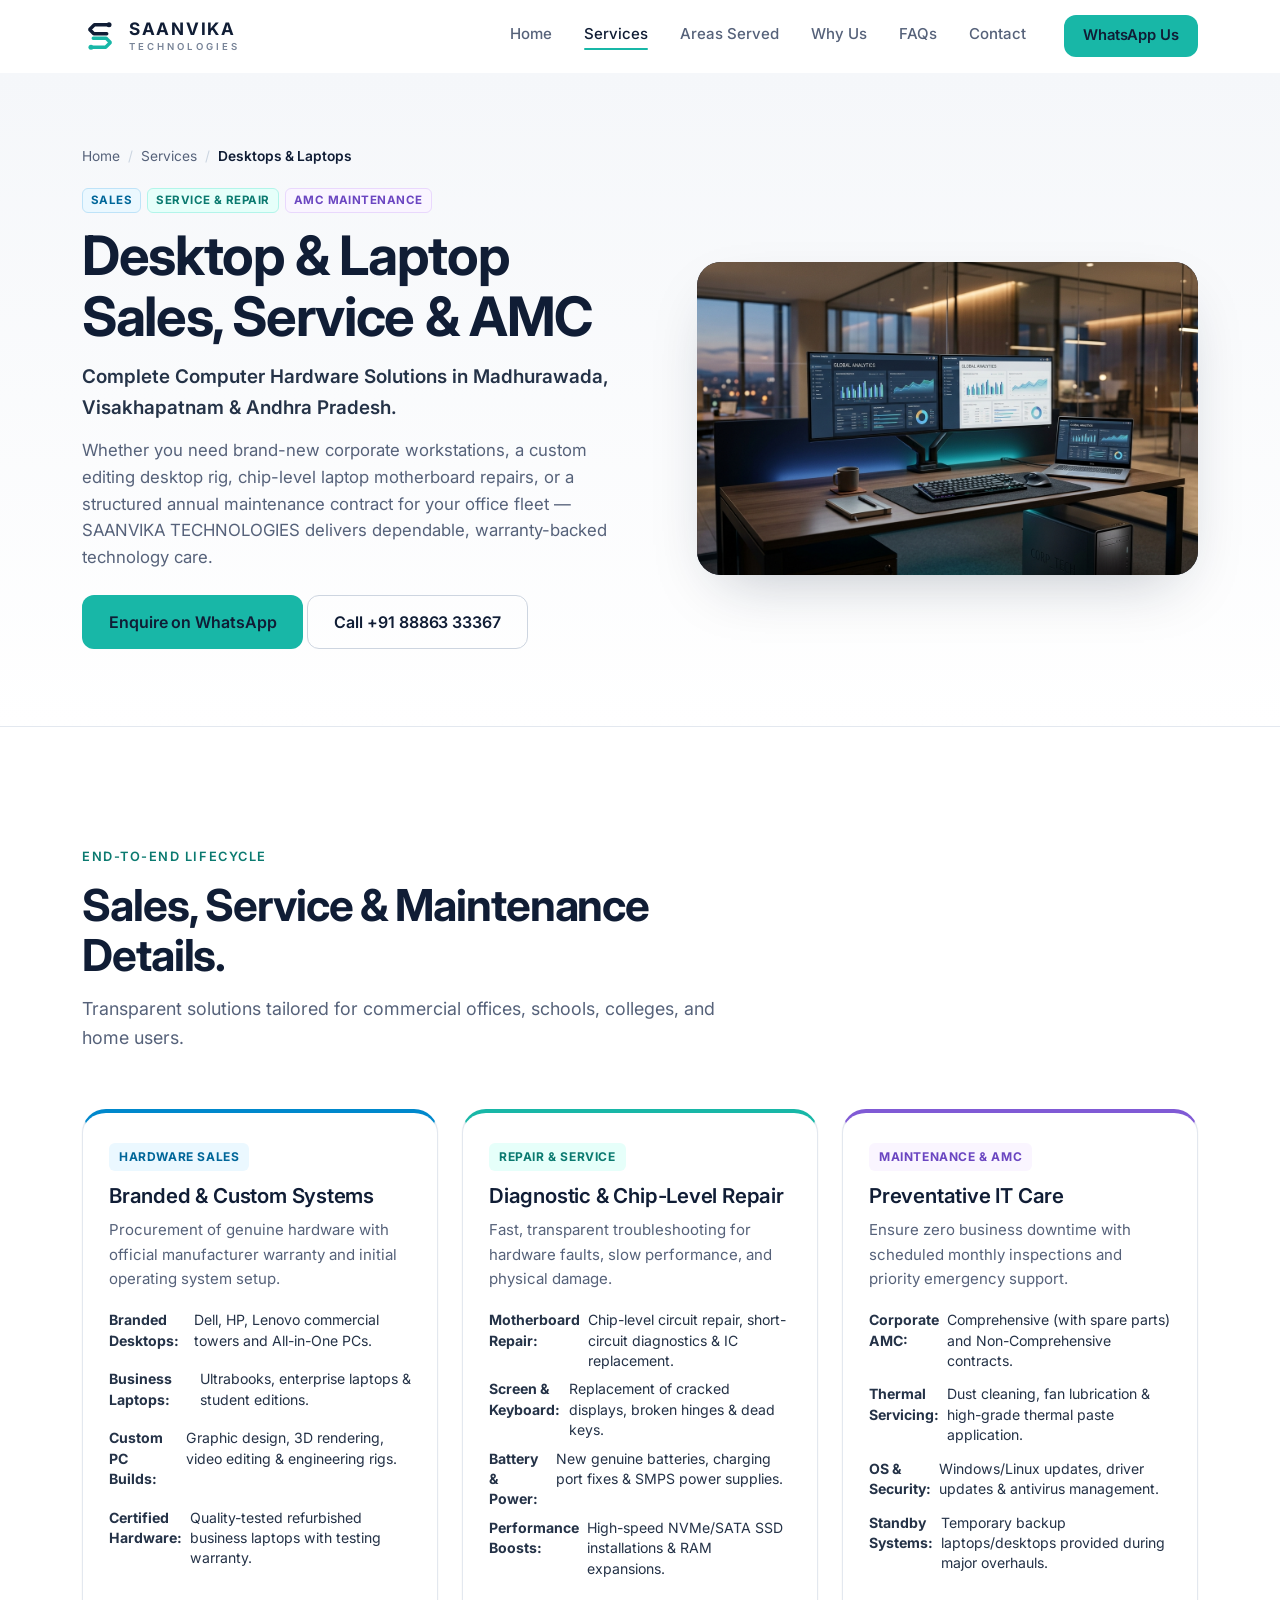
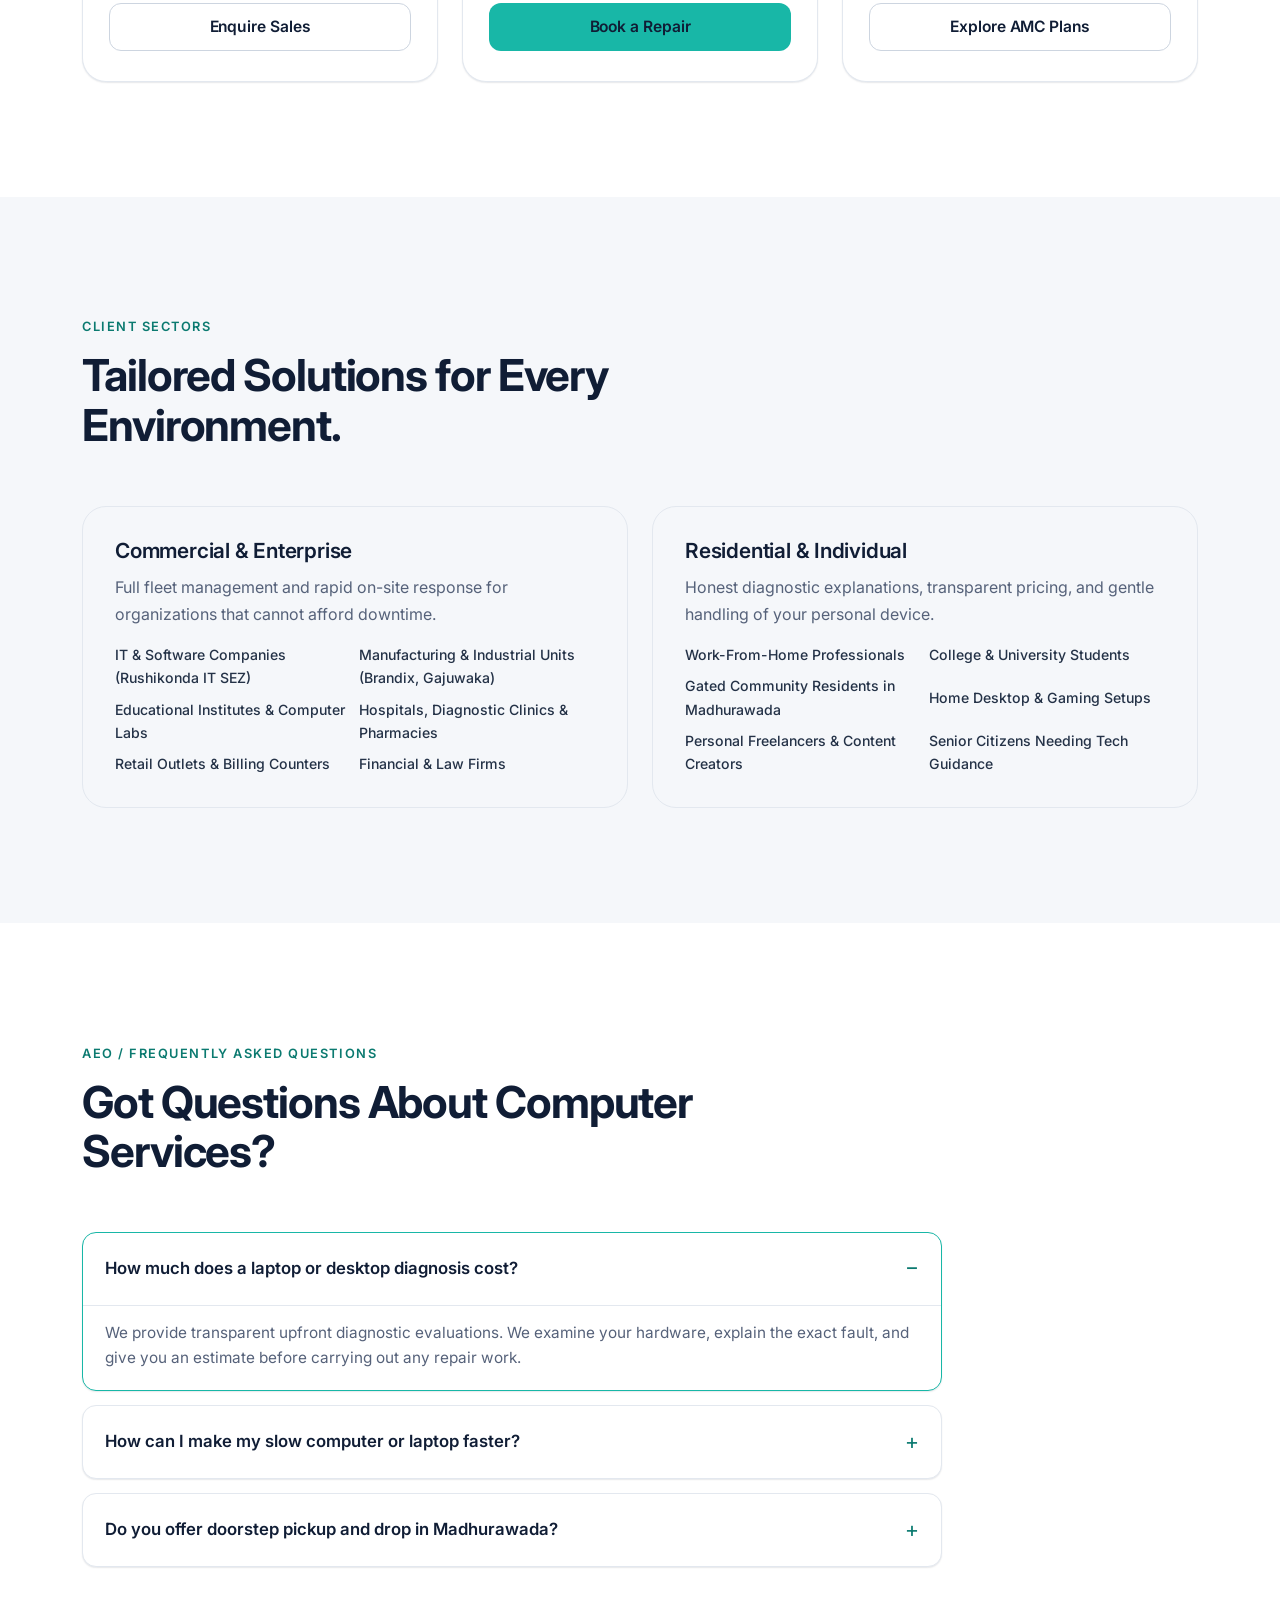
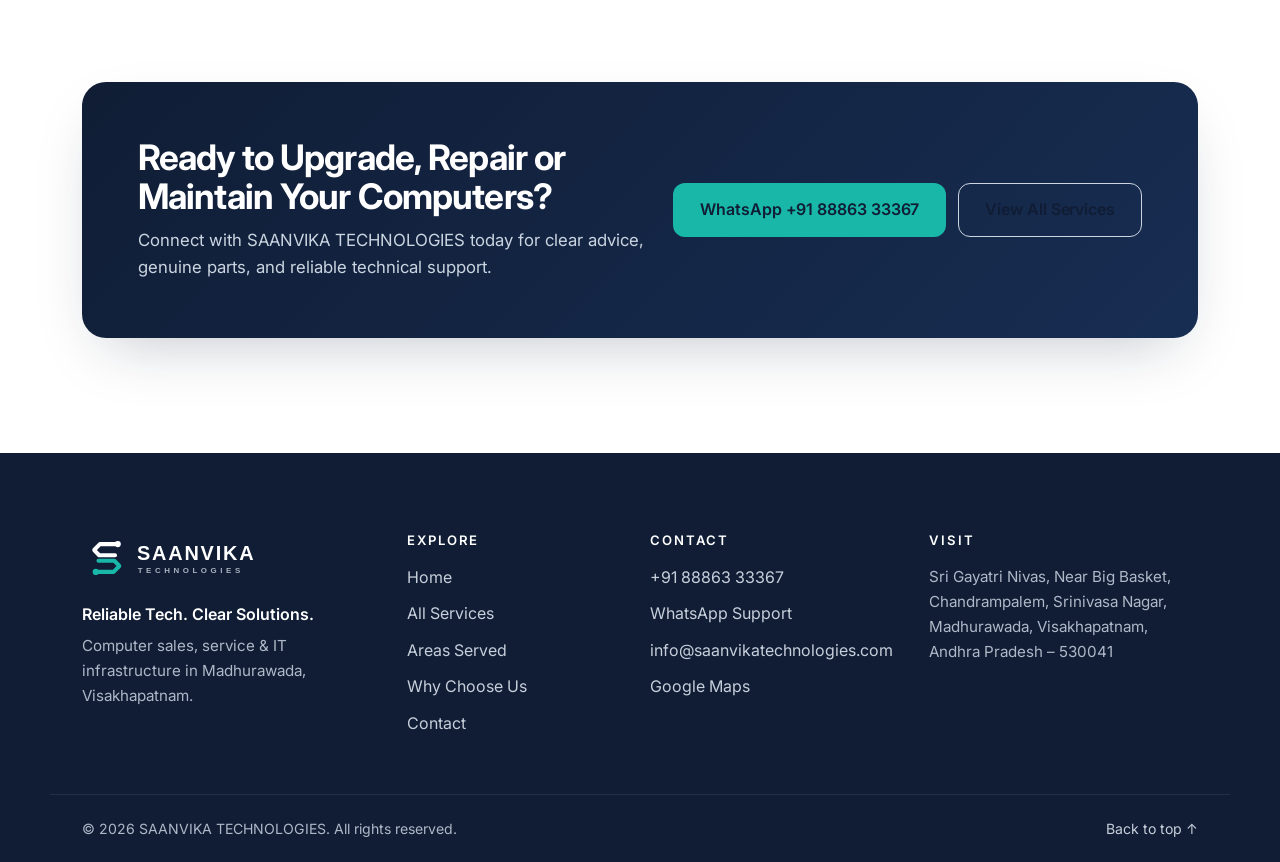
<file: services/desktop-laptop-services.html>
﻿<!doctype html>
<html lang="en-IN">
<head>
  <meta charset="utf-8">
  <meta name="viewport" content="width=device-width, initial-scale=1, viewport-fit=cover">
  <title>Desktop &amp; Laptop Sales, Repair &amp; AMC in Visakhapatnam | SAANVIKA TECHNOLOGIES</title>
  <meta name="description" content="Authorized branded PC sales, custom workstation builds, laptop screen/motherboard repair, SSD upgrades, and corporate AMC in Madhurawada, Visakhapatnam &amp; Andhra Pradesh. Call +91 88863 33367.">
  <meta name="keywords" content="desktop repair madhurawada, laptop service visakhapatnam, computer sales vizag, custom pc build rushikonda it sez, laptop motherboard repair mvp colony, computer amc dwaraka nagar">
  <meta name="theme-color" content="#101D35">
  <link rel="canonical" href="https://www.saanvikatechnologies.com/services/desktop-laptop-services.html">

  <!-- Geo Meta Tags for Local & Generative Engine Optimization (GEO) -->
  <meta name="geo.region" content="IN-AP">
  <meta name="geo.placename" content="Madhurawada, Visakhapatnam, Andhra Pradesh">
  <meta name="geo.position" content="17.8185;83.3518">
  <meta name="ICBM" content="17.8185, 83.3518">

  <!-- Open Graph / social -->
  <meta property="og:type" content="website">
  <meta property="og:site_name" content="SAANVIKA TECHNOLOGIES">
  <meta property="og:title" content="Desktop &amp; Laptop Sales, Service &amp; AMC — Visakhapatnam">
  <meta property="og:description" content="Complete computer sales, chip-level laptop repairs, hardware upgrades and AMC contracts across Greater Visakhapatnam and Andhra Pradesh.">
  <meta property="og:url" content="https://www.saanvikatechnologies.com/services/desktop-laptop-services.html">
  <meta property="og:image" content="https://www.saanvikatechnologies.com/assets/img/services/desktop-laptop-services.jpg">
  <meta property="og:image:width" content="1200">
  <meta property="og:image:height" content="675">
  <meta property="og:locale" content="en_IN">
  <meta name="twitter:card" content="summary_large_image">

  <link rel="icon" href="../assets/brand/favicon.svg" type="image/svg+xml">
  <link rel="apple-touch-icon" href="../assets/img/apple-touch-icon.png">
  <link rel="manifest" href="../site.webmanifest">

  <link rel="preconnect" href="https://fonts.googleapis.com">
  <link rel="preconnect" href="https://fonts.gstatic.com" crossorigin>
  <link rel="stylesheet" href="https://fonts.googleapis.com/css2?family=Inter:wght@400;500;600;700&display=swap">
  <link rel="stylesheet" href="../assets/css/styles.css">

  <script type="application/ld+json">
  {
    "@context": "https://schema.org",
    "@graph": [
      {
        "@type": "BreadcrumbList",
        "itemListElement": [
          { "@type": "ListItem", "position": 1, "name": "Home", "item": "https://www.saanvikatechnologies.com/" },
          { "@type": "ListItem", "position": 2, "name": "Services", "item": "https://www.saanvikatechnologies.com/#services" },
          { "@type": "ListItem", "position": 3, "name": "Desktop & Laptop Services", "item": "https://www.saanvikatechnologies.com/services/desktop-laptop-services.html" }
        ]
      },
      {
        "@type": "Service",
        "@id": "https://www.saanvikatechnologies.com/services/desktop-laptop-services.html#service",
        "name": "Desktop and Laptop Sales, Service & AMC",
        "provider": {
          "@type": "LocalBusiness",
          "name": "SAANVIKA TECHNOLOGIES",
          "telephone": "+91-8886333367",
          "email": "info@saanvikatechnologies.com",
          "address": {
            "@type": "PostalAddress",
            "streetAddress": "Sri Gayatri Nivas, Near Big Basket, Chandrampalem, Madhurawada",
            "addressLocality": "Visakhapatnam",
            "addressRegion": "Andhra Pradesh",
            "postalCode": "530041",
            "addressCountry": "IN"
          }
        },
        "description": "Comprehensive sales, repairs, motherboard fixing, and preventative maintenance for desktop computers, business workstations, and laptops in Visakhapatnam.",
        "areaServed": ["Madhurawada", "Rushikonda IT SEZ", "Brandix Atchutapuram", "MVP Colony", "Visakhapatnam", "Vizianagaram", "Srikakulam"]
      },
      {
        "@type": "FAQPage",
        "mainEntity": [
          {
            "@type": "Question",
            "name": "What computer brands do you sell and repair in Visakhapatnam?",
            "acceptedAnswer": {
              "@type": "Answer",
              "text": "We sell and service all major computer brands including Dell, HP, Lenovo, Asus, Acer, Apple MacBook, and custom-built high-performance desktop workstations."
            }
          },
          {
            "@type": "Question",
            "name": "Can you replace broken laptop screens and keyboards on the same day?",
            "acceptedAnswer": {
              "@type": "Answer",
              "text": "Yes, depending on panel availability, standard LED/FHD laptop screens and replacement keyboards can be installed with rapid turnaround at our Madhurawada service center."
            }
          },
          {
            "@type": "Question",
            "name": "Do you provide on-site computer repairs for corporate offices in Visakhapatnam?",
            "acceptedAnswer": {
              "@type": "Answer",
              "text": "Yes, our certified hardware engineers provide prompt on-site troubleshooting, diagnostic inspections, and hardware upgrades across Rushikonda IT SEZ, Brandix, Dwaraka Nagar, and all Vizag areas."
            }
          }
        ]
      }
    ]
  }
  </script>
</head>
<body>
  <a class="skip-link" href="#main">Skip to content</a>

  <!-- Header -->
  <header class="site-header" id="top">
    <div class="container header-inner">
      <a class="brand" href="../index.html" aria-label="SAANVIKA TECHNOLOGIES — home">
        <img src="../assets/brand/monogram.svg" alt="" width="36" height="36">
        <span class="brand-text"><span class="brand-name">SAANVIKA</span><span class="brand-sub">TECHNOLOGIES</span></span>
      </a>
      <nav class="nav" aria-label="Primary">
        <ul class="nav-list">
          <li><a href="../index.html#home">Home</a></li>
          <li><a href="../index.html#services" class="active">Services</a></li>
          <li><a href="../index.html#areas">Areas Served</a></li>
          <li><a href="../index.html#why">Why Us</a></li>
          <li><a href="../index.html#faq">FAQs</a></li>
          <li><a href="../index.html#contact">Contact</a></li>
        </ul>
      </nav>
      <div class="header-actions">
        <a class="btn btn-primary btn-sm header-cta" href="https://wa.me/918886333367?text=Hello%20SAANVIKA%20TECHNOLOGIES%2C%20I%20need%20help%20with%20my%20Desktop%20or%20Laptop." target="_blank" rel="noopener">WhatsApp Us</a>
      </div>
    </div>
  </header>

  <main id="main">
    <!-- Breadcrumb & Page Hero -->
    <section class="page-hero">
      <div class="container">
        <ul class="breadcrumbs" aria-label="Breadcrumb">
          <li><a href="../index.html">Home</a></li>
          <li class="sep">/</li>
          <li><a href="../index.html#services">Services</a></li>
          <li class="sep">/</li>
          <li class="current" aria-current="page">Desktops &amp; Laptops</li>
        </ul>

        <div class="page-hero-grid">
          <div class="page-hero-copy">
            <div class="s-badges">
              <span class="badge-tag badge-sales">Sales</span>
              <span class="badge-tag badge-service">Service &amp; Repair</span>
              <span class="badge-tag badge-amc">AMC Maintenance</span>
            </div>
            <h1>Desktop &amp; Laptop Sales, Service &amp; AMC</h1>
            <p class="page-hero-sub">Complete Computer Hardware Solutions in Madhurawada, Visakhapatnam &amp; Andhra Pradesh.</p>
            <p class="page-hero-text">Whether you need brand-new corporate workstations, a custom editing desktop rig, chip-level laptop motherboard repairs, or a structured annual maintenance contract for your office fleet — SAANVIKA TECHNOLOGIES delivers dependable, warranty-backed technology care.</p>
            <div class="hero-ctas">
              <a class="btn btn-primary btn-lg" href="https://wa.me/918886333367?text=Hello%20SAANVIKA%20TECHNOLOGIES%2C%20I%20would%20like%20to%20enquire%20about%20Desktop%20and%20Laptop%20sales%2C%20repairs%20or%20AMC." target="_blank" rel="noopener">
                Enquire on WhatsApp
              </a>
              <a class="btn btn-ghost btn-lg" href="tel:+918886333367">Call +91 88863 33367</a>
            </div>
          </div>
          <div class="page-hero-media">
            <img src="../assets/img/services/desktop-laptop-services.jpg" alt="Modern corporate desktop computer workstations and business laptop setup" width="600" height="375">
          </div>
        </div>
      </div>
    </section>

    <!-- 3-Pillar Breakdown -->
    <section class="section">
      <div class="container">
        <div class="section-head text-center">
          <p class="eyebrow">End-to-End Lifecycle</p>
          <h2>Sales, Service &amp; Maintenance Details.</h2>
          <p class="lead">Transparent solutions tailored for commercial offices, schools, colleges, and home users.</p>
        </div>

        <div class="pillars-grid">
          <div class="pillar-card sales-card">
            <span class="pillar-badge">Hardware Sales</span>
            <h3>Branded &amp; Custom Systems</h3>
            <p>Procurement of genuine hardware with official manufacturer warranty and initial operating system setup.</p>
            <ul class="pillar-list">
              <li><strong>Branded Desktops:</strong> Dell, HP, Lenovo commercial towers and All-in-One PCs.</li>
              <li><strong>Business Laptops:</strong> Ultrabooks, enterprise laptops &amp; student editions.</li>
              <li><strong>Custom PC Builds:</strong> Graphic design, 3D rendering, video editing &amp; engineering rigs.</li>
              <li><strong>Certified Hardware:</strong> Quality-tested refurbished business laptops with testing warranty.</li>
            </ul>
            <a class="btn btn-ghost btn-block" href="https://wa.me/918886333367?text=Hello%2C%20I%20am%20interested%20in%20buying%20new%20or%20refurbished%20computers%2Flaptops." target="_blank" rel="noopener">Enquire Sales</a>
          </div>

          <div class="pillar-card service-card-top">
            <span class="pillar-badge">Repair &amp; Service</span>
            <h3>Diagnostic &amp; Chip-Level Repair</h3>
            <p>Fast, transparent troubleshooting for hardware faults, slow performance, and physical damage.</p>
            <ul class="pillar-list">
              <li><strong>Motherboard Repair:</strong> Chip-level circuit repair, short-circuit diagnostics &amp; IC replacement.</li>
              <li><strong>Screen &amp; Keyboard:</strong> Replacement of cracked displays, broken hinges &amp; dead keys.</li>
              <li><strong>Battery &amp; Power:</strong> New genuine batteries, charging port fixes &amp; SMPS power supplies.</li>
              <li><strong>Performance Boosts:</strong> High-speed NVMe/SATA SSD installations &amp; RAM expansions.</li>
            </ul>
            <a class="btn btn-primary btn-block" href="https://wa.me/918886333367?text=Hello%2C%20I%20need%20repair%20service%20for%20my%20laptop%20or%20desktop." target="_blank" rel="noopener">Book a Repair</a>
          </div>

          <div class="pillar-card amc-card">
            <span class="pillar-badge">Maintenance &amp; AMC</span>
            <h3>Preventative IT Care</h3>
            <p>Ensure zero business downtime with scheduled monthly inspections and priority emergency support.</p>
            <ul class="pillar-list">
              <li><strong>Corporate AMC:</strong> Comprehensive (with spare parts) and Non-Comprehensive contracts.</li>
              <li><strong>Thermal Servicing:</strong> Dust cleaning, fan lubrication &amp; high-grade thermal paste application.</li>
              <li><strong>OS &amp; Security:</strong> Windows/Linux updates, driver updates &amp; antivirus management.</li>
              <li><strong>Standby Systems:</strong> Temporary backup laptops/desktops provided during major overhauls.</li>
            </ul>
            <a class="btn btn-ghost btn-block" href="https://wa.me/918886333367?text=Hello%2C%20I%20would%20like%20to%20discuss%20an%20AMC%20for%20our%20computers." target="_blank" rel="noopener">Explore AMC Plans</a>
          </div>
        </div>
      </div>
    </section>

    <!-- Who We Serve -->
    <section class="section section-soft">
      <div class="container">
        <div class="section-head">
          <p class="eyebrow">Client Sectors</p>
          <h2>Tailored Solutions for Every Environment.</h2>
        </div>
        <div class="who-grid">
          <div class="who-card">
            <h3>Commercial &amp; Enterprise</h3>
            <p>Full fleet management and rapid on-site response for organizations that cannot afford downtime.</p>
            <ul class="who-list">
              <li>IT &amp; Software Companies (Rushikonda IT SEZ)</li>
              <li>Manufacturing &amp; Industrial Units (Brandix, Gajuwaka)</li>
              <li>Educational Institutes &amp; Computer Labs</li>
              <li>Hospitals, Diagnostic Clinics &amp; Pharmacies</li>
              <li>Retail Outlets &amp; Billing Counters</li>
              <li>Financial &amp; Law Firms</li>
            </ul>
          </div>
          <div class="who-card">
            <h3>Residential &amp; Individual</h3>
            <p>Honest diagnostic explanations, transparent pricing, and gentle handling of your personal device.</p>
            <ul class="who-list">
              <li>Work-From-Home Professionals</li>
              <li>College &amp; University Students</li>
              <li>Gated Community Residents in Madhurawada</li>
              <li>Home Desktop &amp; Gaming Setups</li>
              <li>Personal Freelancers &amp; Content Creators</li>
              <li>Senior Citizens Needing Tech Guidance</li>
            </ul>
          </div>
        </div>
      </div>
    </section>

    <!-- FAQ Section (AEO) -->
    <section class="section">
      <div class="container">
        <div class="section-head">
          <p class="eyebrow">AEO / Frequently Asked Questions</p>
          <h2>Got Questions About Computer Services?</h2>
        </div>
        <div class="faq-grid">
          <details class="faq-item" open>
            <summary>How much does a laptop or desktop diagnosis cost?</summary>
            <div class="faq-body">
              We provide transparent upfront diagnostic evaluations. We examine your hardware, explain the exact fault, and give you an estimate before carrying out any repair work.
            </div>
          </details>
          <details class="faq-item">
            <summary>How can I make my slow computer or laptop faster?</summary>
            <div class="faq-body">
              The most effective upgrade is replacing an older mechanical hard drive with a high-speed Solid State Drive (SSD) and upgrading RAM. This delivers up to 5x-10x faster boot times and responsive multi-tasking without buying a new system.
            </div>
          </details>
          <details class="faq-item">
            <summary>Do you offer doorstep pickup and drop in Madhurawada?</summary>
            <div class="faq-body">
              Yes, we provide pickup and drop service across Madhurawada, Chandrampalem, PM Palem, Kommadi, and nearby areas for convenience, as well as on-site corporate engineer visits.
            </div>
          </details>
        </div>
      </div>
    </section>

    <!-- Bottom CTA Banner -->
    <section class="section" style="padding-top:0;">
      <div class="container">
        <div class="service-cta-banner">
          <div>
            <h2>Ready to Upgrade, Repair or Maintain Your Computers?</h2>
            <p>Connect with SAANVIKA TECHNOLOGIES today for clear advice, genuine parts, and reliable technical support.</p>
          </div>
          <div class="service-cta-actions">
            <a class="btn btn-primary btn-lg" href="https://wa.me/918886333367?text=Hello%20SAANVIKA%20TECHNOLOGIES%2C%20I%20need%20computer%20support." target="_blank" rel="noopener">WhatsApp +91 88863 33367</a>
            <a class="btn btn-ghost btn-lg" href="../index.html#services">View All Services</a>
          </div>
        </div>
      </div>
    </section>
  </main>

  <!-- Footer -->
  <footer class="site-footer">
    <div class="container footer-grid">
      <div class="footer-brand">
        <img src="../assets/brand/logo-primary-white.svg" alt="SAANVIKA TECHNOLOGIES" width="220" height="50" loading="lazy">
        <p class="footer-tag">Reliable Tech. Clear Solutions.</p>
        <p class="footer-muted">Computer sales, service &amp; IT infrastructure in Madhurawada, Visakhapatnam.</p>
      </div>
      <nav class="footer-col" aria-label="Footer">
        <h3>Explore</h3>
        <ul role="list">
          <li><a href="../index.html#home">Home</a></li>
          <li><a href="../index.html#services">All Services</a></li>
          <li><a href="../index.html#areas">Areas Served</a></li>
          <li><a href="../index.html#why">Why Choose Us</a></li>
          <li><a href="../index.html#contact">Contact</a></li>
        </ul>
      </nav>
      <div class="footer-col">
        <h3>Contact</h3>
        <ul role="list">
          <li><a href="tel:+918886333367">+91 88863 33367</a></li>
          <li><a href="https://wa.me/918886333367" target="_blank" rel="noopener">WhatsApp Support</a></li>
          <li><a href="mailto:info@saanvikatechnologies.com">info@saanvikatechnologies.com</a></li>
          <li><a href="https://maps.app.goo.gl/uBvAg1Kp8fdG1vbHA" target="_blank" rel="noopener">Google Maps</a></li>
        </ul>
      </div>
      <div class="footer-col">
        <h3>Visit</h3>
        <address class="footer-muted">Sri Gayatri Nivas, Near Big Basket, Chandrampalem, Srinivasa Nagar, Madhurawada, Visakhapatnam, Andhra Pradesh – 530041</address>
      </div>
    </div>
    <div class="container footer-bottom">
      <p>© 2026 SAANVIKA TECHNOLOGIES. All rights reserved.</p>
      <a href="#top" class="to-top">Back to top ↑</a>
    </div>
  </footer>

  <div class="action-bar" aria-label="Quick contact">
    <a href="tel:+918886333367">Call Now</a>
    <a class="wa" href="https://wa.me/918886333367?text=Hello%20SAANVIKA%20TECHNOLOGIES%2C%20I%20need%20computer%20support." target="_blank" rel="noopener">WhatsApp</a>
  </div>
</body>
</html>
</file>
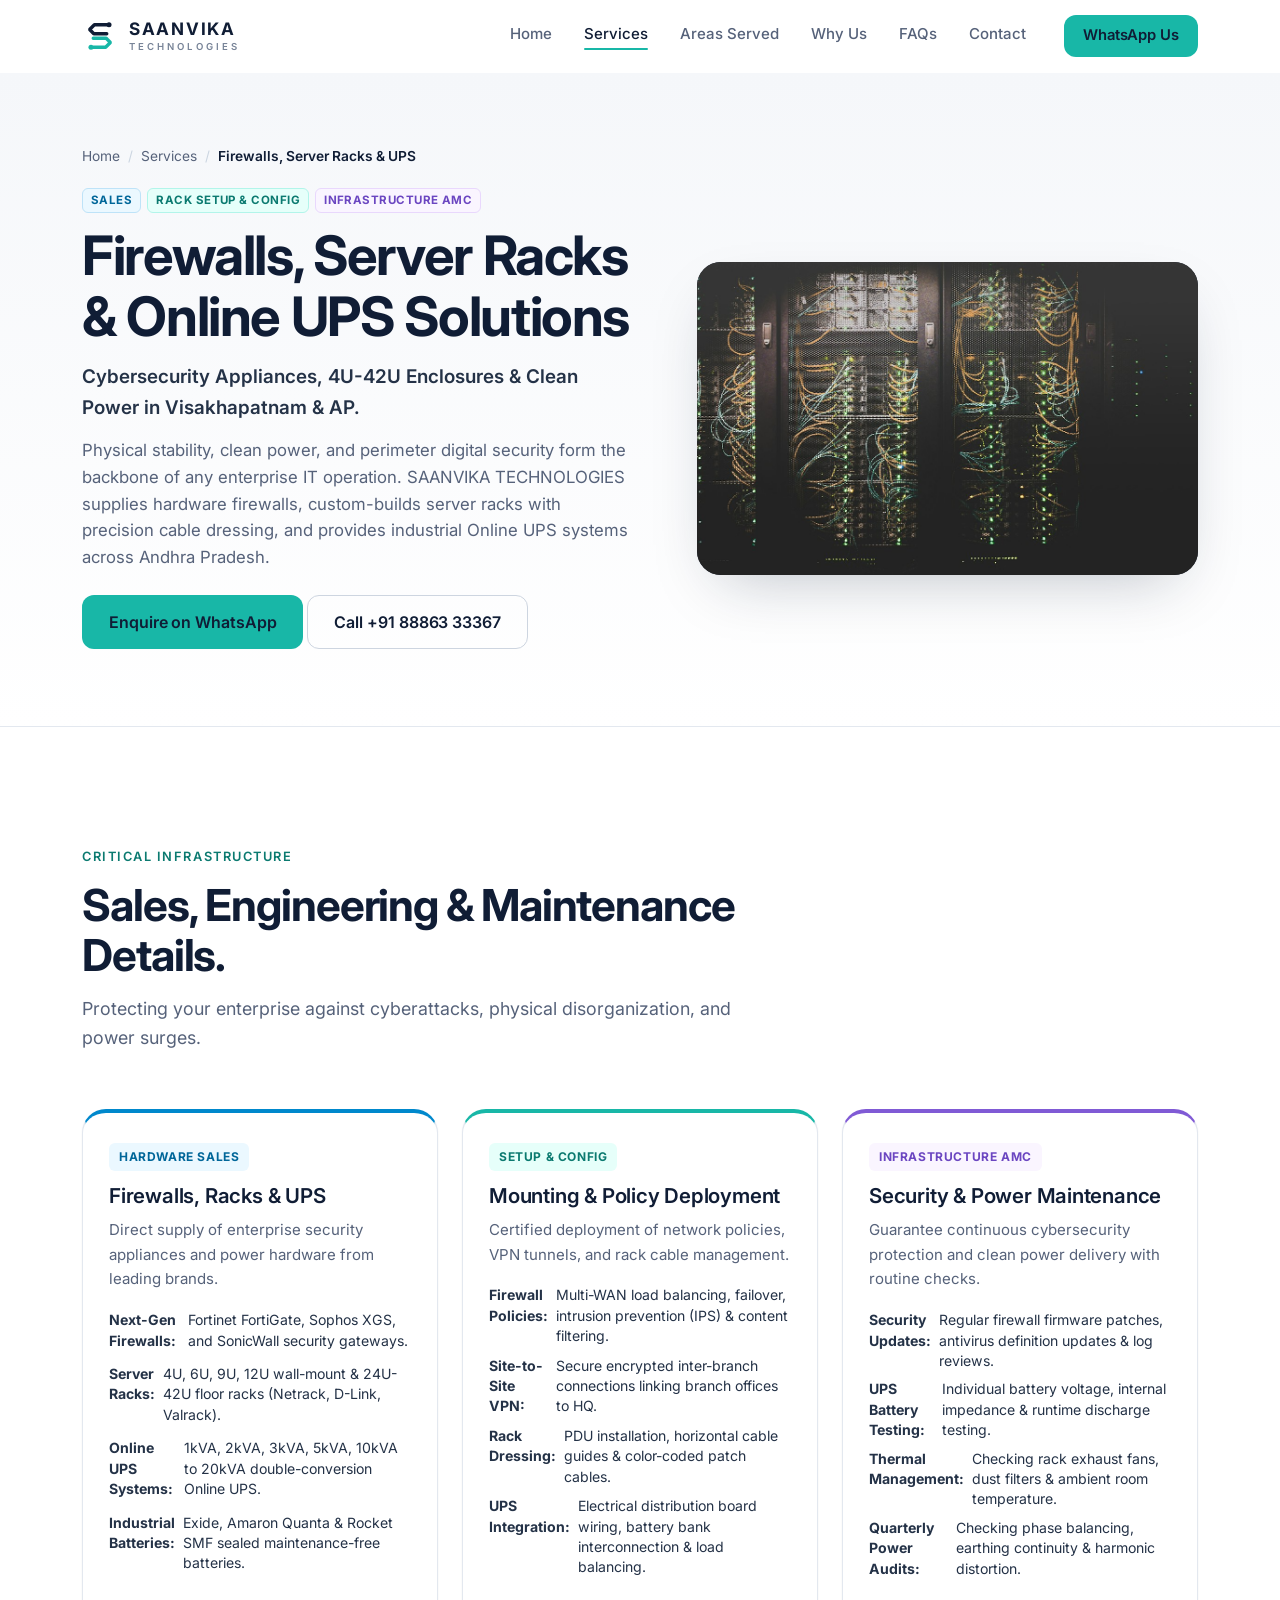
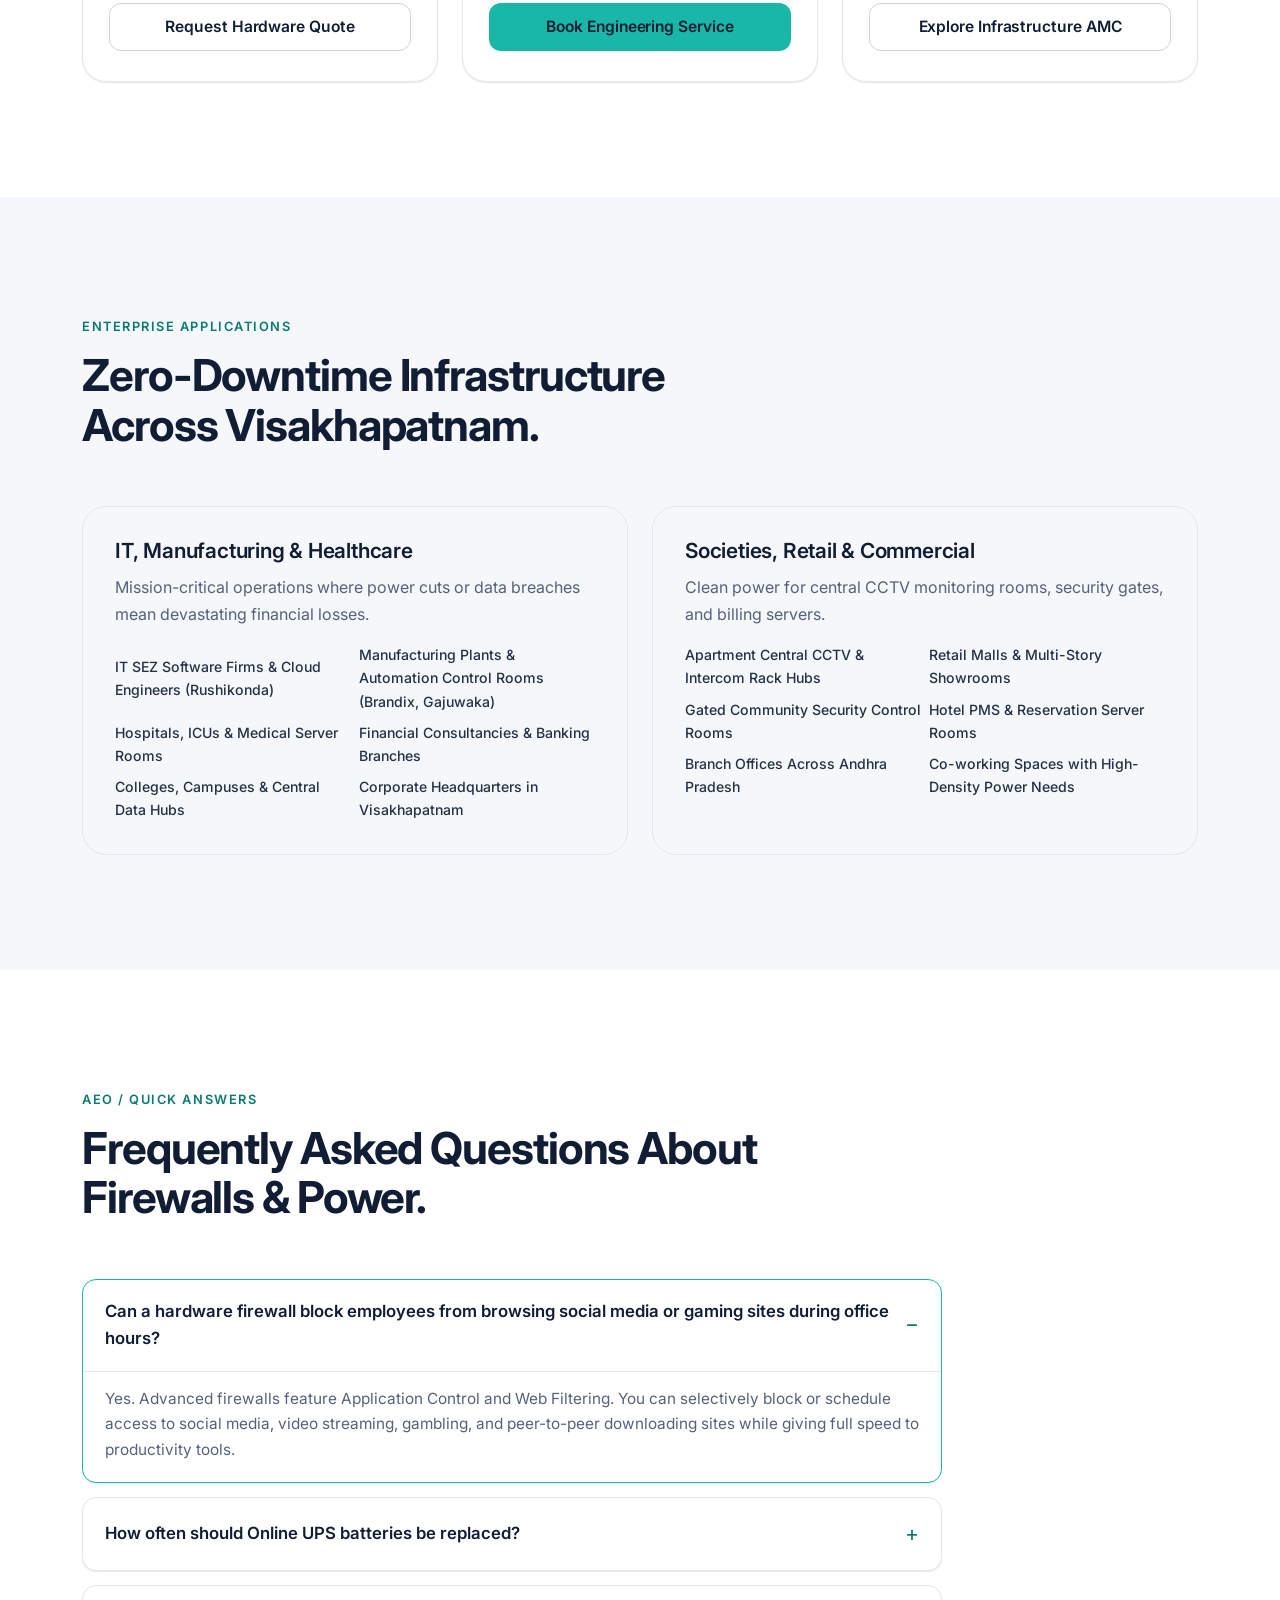
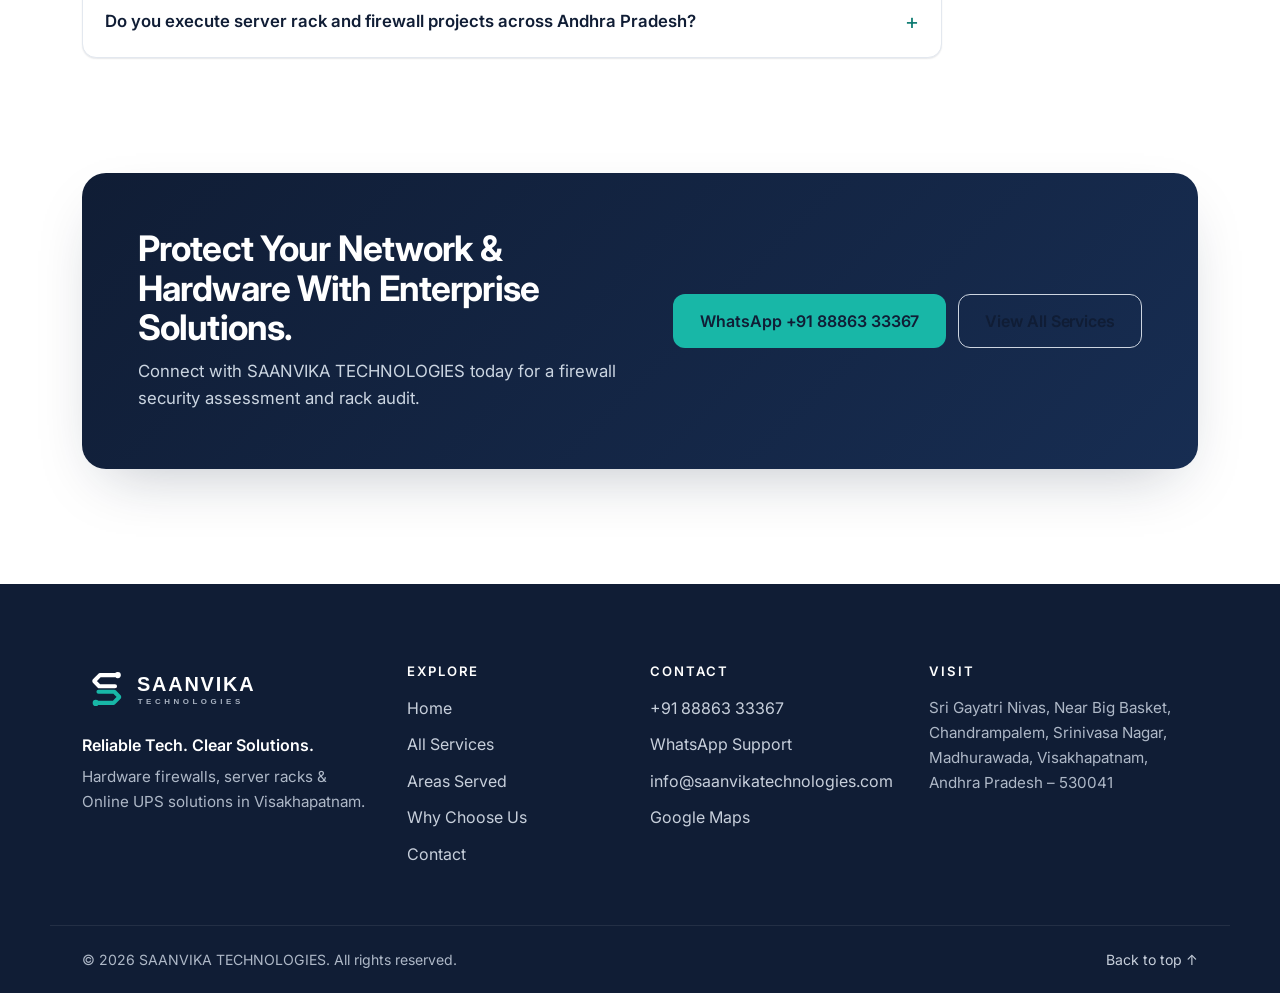
<file: services/firewalls-server-racks-power.html>
﻿<!doctype html>
<html lang="en-IN">
<head>
  <meta charset="utf-8">
  <meta name="viewport" content="width=device-width, initial-scale=1, viewport-fit=cover">
  <title>Network Firewalls, Server Racks &amp; Online UPS in Visakhapatnam | SAANVIKA TECHNOLOGIES</title>
  <meta name="description" content="Hardware network firewalls, 4U-42U server rack installation, Online UPS power solutions &amp; infrastructure AMC in Madhurawada, Visakhapatnam &amp; AP. Call +91 88863 33367.">
  <meta name="keywords" content="network firewall installation visakhapatnam, server rack setup madhurawada, online ups power solutions vizag, fortinet sophos firewall rushikonda it sez, server rack dressing brandix atchutapuram, ups battery maintenance mvp colony">
  <meta name="theme-color" content="#101D35">
  <link rel="canonical" href="https://www.saanvikatechnologies.com/services/firewalls-server-racks-power.html">

  <meta name="geo.region" content="IN-AP">
  <meta name="geo.placename" content="Madhurawada, Visakhapatnam, Andhra Pradesh">
  <meta name="geo.position" content="17.8185;83.3518">
  <meta name="ICBM" content="17.8185, 83.3518">

  <meta property="og:type" content="website">
  <meta property="og:site_name" content="SAANVIKA TECHNOLOGIES">
  <meta property="og:title" content="Network Firewalls, Server Racks &amp; Online UPS — Visakhapatnam">
  <meta property="og:description" content="Cybersecurity firewall appliances, 4U-42U server racks, and Online UPS power backup solutions across Visakhapatnam &amp; Andhra Pradesh.">
  <meta property="og:url" content="https://www.saanvikatechnologies.com/services/firewalls-server-racks-power.html">
  <meta property="og:image" content="https://www.saanvikatechnologies.com/assets/img/services/firewalls-server-racks-power.jpg">
  <meta property="og:image:width" content="1200">
  <meta property="og:image:height" content="675">
  <meta property="og:locale" content="en_IN">
  <meta name="twitter:card" content="summary_large_image">

  <link rel="icon" href="../assets/brand/favicon.svg" type="image/svg+xml">
  <link rel="apple-touch-icon" href="../assets/img/apple-touch-icon.png">
  <link rel="manifest" href="../site.webmanifest">

  <link rel="preconnect" href="https://fonts.googleapis.com">
  <link rel="preconnect" href="https://fonts.gstatic.com" crossorigin>
  <link rel="stylesheet" href="https://fonts.googleapis.com/css2?family=Inter:wght@400;500;600;700&display=swap">
  <link rel="stylesheet" href="../assets/css/styles.css">

  <script type="application/ld+json">
  {
    "@context": "https://schema.org",
    "@graph": [
      {
        "@type": "BreadcrumbList",
        "itemListElement": [
          { "@type": "ListItem", "position": 1, "name": "Home", "item": "https://www.saanvikatechnologies.com/" },
          { "@type": "ListItem", "position": 2, "name": "Services", "item": "https://www.saanvikatechnologies.com/#services" },
          { "@type": "ListItem", "position": 3, "name": "Firewalls, Server Racks & Online UPS", "item": "https://www.saanvikatechnologies.com/services/firewalls-server-racks-power.html" }
        ]
      },
      {
        "@type": "Service",
        "@id": "https://www.saanvikatechnologies.com/services/firewalls-server-racks-power.html#service",
        "name": "Network Firewalls, Server Racks & Online UPS Solutions",
        "provider": {
          "@type": "LocalBusiness",
          "name": "SAANVIKA TECHNOLOGIES",
          "telephone": "+91-8886333367",
          "email": "info@saanvikatechnologies.com",
          "address": {
            "@type": "PostalAddress",
            "streetAddress": "Sri Gayatri Nivas, Near Big Basket, Chandrampalem, Madhurawada",
            "addressLocality": "Visakhapatnam",
            "addressRegion": "Andhra Pradesh",
            "postalCode": "530041",
            "addressCountry": "IN"
          }
        },
        "description": "Sales, configuration, server rack mounting, firewall policy deployment, and Online UPS power backup solutions in Visakhapatnam.",
        "areaServed": ["Madhurawada", "Rushikonda IT SEZ", "Brandix Atchutapuram", "PM Palem", "MVP Colony", "Dwaraka Nagar", "Gajuwaka", "Visakhapatnam", "Vizianagaram", "Srikakulam", "Kakinada", "Rajahmundry"]
      },
      {
        "@type": "FAQPage",
        "mainEntity": [
          {
            "@type": "Question",
            "name": "Why does an office need a dedicated hardware firewall instead of basic router security?",
            "acceptedAnswer": {
              "@type": "Answer",
              "text": "A standard Wi-Fi router only performs basic NAT routing. A dedicated hardware firewall (like Fortinet or Sophos) actively inspects data packets, blocks malware and ransomware, prevents employee access to malicious websites, and provides secure encrypted SSL-VPN for remote workers."
            }
          },
          {
            "@type": "Question",
            "name": "What is the difference between an Offline UPS and an Online UPS for network server racks?",
            "acceptedAnswer": {
              "@type": "Answer",
              "text": "An Offline UPS has a switching delay (4-10ms) that can reboot sensitive enterprise servers and NVRs during voltage fluctuations. An Online UPS continuously converts AC to DC and back to pure sine-wave AC with zero transfer time (0ms), protecting sensitive rack hardware from spikes, surges, and blackouts."
            }
          },
          {
            "@type": "Question",
            "name": "Do you provide server rack assembly and cable dressing in Visakhapatnam?",
            "acceptedAnswer": {
              "@type": "Answer",
              "text": "Yes. We assemble and mount 4U to 42U wall-mount and floor-standing server racks, install PDU power distribution units, organize patch panels, and provide neat cable management with labeled patch cords."
            }
          }
        ]
      }
    ]
  }
  </script>
</head>
<body>
  <a class="skip-link" href="#main">Skip to content</a>

  <header class="site-header" id="top">
    <div class="container header-inner">
      <a class="brand" href="../index.html" aria-label="SAANVIKA TECHNOLOGIES — home">
        <img src="../assets/brand/monogram.svg" alt="" width="36" height="36">
        <span class="brand-text"><span class="brand-name">SAANVIKA</span><span class="brand-sub">TECHNOLOGIES</span></span>
      </a>
      <nav class="nav" aria-label="Primary">
        <ul class="nav-list">
          <li><a href="../index.html#home">Home</a></li>
          <li><a href="../index.html#services" class="active">Services</a></li>
          <li><a href="../index.html#areas">Areas Served</a></li>
          <li><a href="../index.html#why">Why Us</a></li>
          <li><a href="../index.html#faq">FAQs</a></li>
          <li><a href="../index.html#contact">Contact</a></li>
        </ul>
      </nav>
      <div class="header-actions">
        <a class="btn btn-primary btn-sm header-cta" href="https://wa.me/918886333367?text=Hello%20SAANVIKA%20TECHNOLOGIES%2C%20I%20need%20Firewall%2C%20Server%20Rack%20or%20UPS%20support." target="_blank" rel="noopener">WhatsApp Us</a>
      </div>
    </div>
  </header>

  <main id="main">
    <section class="page-hero">
      <div class="container">
        <ul class="breadcrumbs" aria-label="Breadcrumb">
          <li><a href="../index.html">Home</a></li>
          <li class="sep">/</li>
          <li><a href="../index.html#services">Services</a></li>
          <li class="sep">/</li>
          <li class="current" aria-current="page">Firewalls, Server Racks &amp; UPS</li>
        </ul>

        <div class="page-hero-grid">
          <div class="page-hero-copy">
            <div class="s-badges">
              <span class="badge-tag badge-sales">Sales</span>
              <span class="badge-tag badge-service">Rack Setup &amp; Config</span>
              <span class="badge-tag badge-amc">Infrastructure AMC</span>
            </div>
            <h1>Firewalls, Server Racks &amp; Online UPS Solutions</h1>
            <p class="page-hero-sub">Cybersecurity Appliances, 4U-42U Enclosures &amp; Clean Power in Visakhapatnam &amp; AP.</p>
            <p class="page-hero-text">Physical stability, clean power, and perimeter digital security form the backbone of any enterprise IT operation. SAANVIKA TECHNOLOGIES supplies hardware firewalls, custom-builds server racks with precision cable dressing, and provides industrial Online UPS systems across Andhra Pradesh.</p>
            <div class="hero-ctas">
              <a class="btn btn-primary btn-lg" href="https://wa.me/918886333367?text=Hello%20SAANVIKA%20TECHNOLOGIES%2C%20I%20would%20like%20to%20enquire%20about%20Firewalls%2C%20Server%20Racks%20and%20Online%20UPS%20solutions." target="_blank" rel="noopener">
                Enquire on WhatsApp
              </a>
              <a class="btn btn-ghost btn-lg" href="tel:+918886333367">Call +91 88863 33367</a>
            </div>
          </div>
          <div class="page-hero-media">
            <img src="../assets/img/services/firewalls-server-racks-power.jpg" alt="Enterprise hardware firewall appliances and server rack cabinet with Online UPS" width="600" height="375">
          </div>
        </div>
      </div>
    </section>

    <!-- 3-Pillar Breakdown -->
    <section class="section">
      <div class="container">
        <div class="section-head text-center">
          <p class="eyebrow">Critical Infrastructure</p>
          <h2>Sales, Engineering &amp; Maintenance Details.</h2>
          <p class="lead">Protecting your enterprise against cyberattacks, physical disorganization, and power surges.</p>
        </div>

        <div class="pillars-grid">
          <div class="pillar-card sales-card">
            <span class="pillar-badge">Hardware Sales</span>
            <h3>Firewalls, Racks &amp; UPS</h3>
            <p>Direct supply of enterprise security appliances and power hardware from leading brands.</p>
            <ul class="pillar-list">
              <li><strong>Next-Gen Firewalls:</strong> Fortinet FortiGate, Sophos XGS, and SonicWall security gateways.</li>
              <li><strong>Server Racks:</strong> 4U, 6U, 9U, 12U wall-mount &amp; 24U-42U floor racks (Netrack, D-Link, Valrack).</li>
              <li><strong>Online UPS Systems:</strong> 1kVA, 2kVA, 3kVA, 5kVA, 10kVA to 20kVA double-conversion Online UPS.</li>
              <li><strong>Industrial Batteries:</strong> Exide, Amaron Quanta &amp; Rocket SMF sealed maintenance-free batteries.</li>
            </ul>
            <a class="btn btn-ghost btn-block" href="https://wa.me/918886333367?text=Hello%2C%20I%20am%20interested%20in%20pricing%20for%20Firewalls%2C%20Server%20Racks%20or%20Online%20UPS." target="_blank" rel="noopener">Request Hardware Quote</a>
          </div>

          <div class="pillar-card service-card-top">
            <span class="pillar-badge">Setup &amp; Config</span>
            <h3>Mounting &amp; Policy Deployment</h3>
            <p>Certified deployment of network policies, VPN tunnels, and rack cable management.</p>
            <ul class="pillar-list">
              <li><strong>Firewall Policies:</strong> Multi-WAN load balancing, failover, intrusion prevention (IPS) &amp; content filtering.</li>
              <li><strong>Site-to-Site VPN:</strong> Secure encrypted inter-branch connections linking branch offices to HQ.</li>
              <li><strong>Rack Dressing:</strong> PDU installation, horizontal cable guides &amp; color-coded patch cables.</li>
              <li><strong>UPS Integration:</strong> Electrical distribution board wiring, battery bank interconnection &amp; load balancing.</li>
            </ul>
            <a class="btn btn-primary btn-block" href="https://wa.me/918886333367?text=Hello%2C%20I%20need%20firewall%20configuration%2C%20rack%20setup%20or%20UPS%20service." target="_blank" rel="noopener">Book Engineering Service</a>
          </div>

          <div class="pillar-card amc-card">
            <span class="pillar-badge">Infrastructure AMC</span>
            <h3>Security &amp; Power Maintenance</h3>
            <p>Guarantee continuous cybersecurity protection and clean power delivery with routine checks.</p>
            <ul class="pillar-list">
              <li><strong>Security Updates:</strong> Regular firewall firmware patches, antivirus definition updates &amp; log reviews.</li>
              <li><strong>UPS Battery Testing:</strong> Individual battery voltage, internal impedance &amp; runtime discharge testing.</li>
              <li><strong>Thermal Management:</strong> Checking rack exhaust fans, dust filters &amp; ambient room temperature.</li>
              <li><strong>Quarterly Power Audits:</strong> Checking phase balancing, earthing continuity &amp; harmonic distortion.</li>
            </ul>
            <a class="btn btn-ghost btn-block" href="https://wa.me/918886333367?text=Hello%2C%20I%20would%20like%20to%20discuss%20an%20Infrastructure%20AMC%20contract." target="_blank" rel="noopener">Explore Infrastructure AMC</a>
          </div>
        </div>
      </div>
    </section>

    <!-- Who We Serve -->
    <section class="section section-soft">
      <div class="container">
        <div class="section-head">
          <p class="eyebrow">Enterprise Applications</p>
          <h2>Zero-Downtime Infrastructure Across Visakhapatnam.</h2>
        </div>
        <div class="who-grid">
          <div class="who-card">
            <h3>IT, Manufacturing &amp; Healthcare</h3>
            <p>Mission-critical operations where power cuts or data breaches mean devastating financial losses.</p>
            <ul class="who-list">
              <li>IT SEZ Software Firms &amp; Cloud Engineers (Rushikonda)</li>
              <li>Manufacturing Plants &amp; Automation Control Rooms (Brandix, Gajuwaka)</li>
              <li>Hospitals, ICUs &amp; Medical Server Rooms</li>
              <li>Financial Consultancies &amp; Banking Branches</li>
              <li>Colleges, Campuses &amp; Central Data Hubs</li>
              <li>Corporate Headquarters in Visakhapatnam</li>
            </ul>
          </div>
          <div class="who-card">
            <h3>Societies, Retail &amp; Commercial</h3>
            <p>Clean power for central CCTV monitoring rooms, security gates, and billing servers.</p>
            <ul class="who-list">
              <li>Apartment Central CCTV &amp; Intercom Rack Hubs</li>
              <li>Retail Malls &amp; Multi-Story Showrooms</li>
              <li>Gated Community Security Control Rooms</li>
              <li>Hotel PMS &amp; Reservation Server Rooms</li>
              <li>Branch Offices Across Andhra Pradesh</li>
              <li>Co-working Spaces with High-Density Power Needs</li>
            </ul>
          </div>
        </div>
      </div>
    </section>

    <!-- FAQ Section (AEO) -->
    <section class="section">
      <div class="container">
        <div class="section-head">
          <p class="eyebrow">AEO / Quick Answers</p>
          <h2>Frequently Asked Questions About Firewalls &amp; Power.</h2>
        </div>
        <div class="faq-grid">
          <details class="faq-item" open>
            <summary>Can a hardware firewall block employees from browsing social media or gaming sites during office hours?</summary>
            <div class="faq-body">
              Yes. Advanced firewalls feature Application Control and Web Filtering. You can selectively block or schedule access to social media, video streaming, gambling, and peer-to-peer downloading sites while giving full speed to productivity tools.
            </div>
          </details>
          <details class="faq-item">
            <summary>How often should Online UPS batteries be replaced?</summary>
            <div class="faq-body">
              High-quality SMF sealed lead-acid batteries typically last 3 to 4 years under normal operating temperatures. We provide regular quarterly battery impedance testing to identify and replace individual dying battery cells before the entire power bank fails.
            </div>
          </details>
          <details class="faq-item">
            <summary>Do you execute server rack and firewall projects across Andhra Pradesh?</summary>
            <div class="faq-body">
              Yes. We install and service hardware firewalls, server racks, and Online UPS systems in Visakhapatnam, Vizianagaram, Srikakulam, Rajahmundry, Kakinada, Paderu, and Araku.
            </div>
          </details>
        </div>
      </div>
    </section>

    <!-- Bottom CTA Banner -->
    <section class="section" style="padding-top:0;">
      <div class="container">
        <div class="service-cta-banner">
          <div>
            <h2>Protect Your Network &amp; Hardware With Enterprise Solutions.</h2>
            <p>Connect with SAANVIKA TECHNOLOGIES today for a firewall security assessment and rack audit.</p>
          </div>
          <div class="service-cta-actions">
            <a class="btn btn-primary btn-lg" href="https://wa.me/918886333367?text=Hello%20SAANVIKA%20TECHNOLOGIES%2C%20I%20would%20like%20a%20Firewall%20or%20UPS%20consultation." target="_blank" rel="noopener">WhatsApp +91 88863 33367</a>
            <a class="btn btn-ghost btn-lg" href="../index.html#services">View All Services</a>
          </div>
        </div>
      </div>
    </section>
  </main>

  <footer class="site-footer">
    <div class="container footer-grid">
      <div class="footer-brand">
        <img src="../assets/brand/logo-primary-white.svg" alt="SAANVIKA TECHNOLOGIES" width="220" height="50" loading="lazy">
        <p class="footer-tag">Reliable Tech. Clear Solutions.</p>
        <p class="footer-muted">Hardware firewalls, server racks &amp; Online UPS solutions in Visakhapatnam.</p>
      </div>
      <nav class="footer-col" aria-label="Footer">
        <h3>Explore</h3>
        <ul role="list">
          <li><a href="../index.html#home">Home</a></li>
          <li><a href="../index.html#services">All Services</a></li>
          <li><a href="../index.html#areas">Areas Served</a></li>
          <li><a href="../index.html#why">Why Choose Us</a></li>
          <li><a href="../index.html#contact">Contact</a></li>
        </ul>
      </nav>
      <div class="footer-col">
        <h3>Contact</h3>
        <ul role="list">
          <li><a href="tel:+918886333367">+91 88863 33367</a></li>
          <li><a href="https://wa.me/918886333367" target="_blank" rel="noopener">WhatsApp Support</a></li>
          <li><a href="mailto:info@saanvikatechnologies.com">info@saanvikatechnologies.com</a></li>
          <li><a href="https://maps.app.goo.gl/uBvAg1Kp8fdG1vbHA" target="_blank" rel="noopener">Google Maps</a></li>
        </ul>
      </div>
      <div class="footer-col">
        <h3>Visit</h3>
        <address class="footer-muted">Sri Gayatri Nivas, Near Big Basket, Chandrampalem, Srinivasa Nagar, Madhurawada, Visakhapatnam, Andhra Pradesh – 530041</address>
      </div>
    </div>
    <div class="container footer-bottom">
      <p>© 2026 SAANVIKA TECHNOLOGIES. All rights reserved.</p>
      <a href="#top" class="to-top">Back to top ↑</a>
    </div>
  </footer>

  <div class="action-bar" aria-label="Quick contact">
    <a href="tel:+918886333367">Call Now</a>
    <a class="wa" href="https://wa.me/918886333367?text=Hello%20SAANVIKA%20TECHNOLOGIES%2C%20I%20need%20firewall%20or%20UPS%20support." target="_blank" rel="noopener">WhatsApp</a>
  </div>
</body>
</html>
</file>
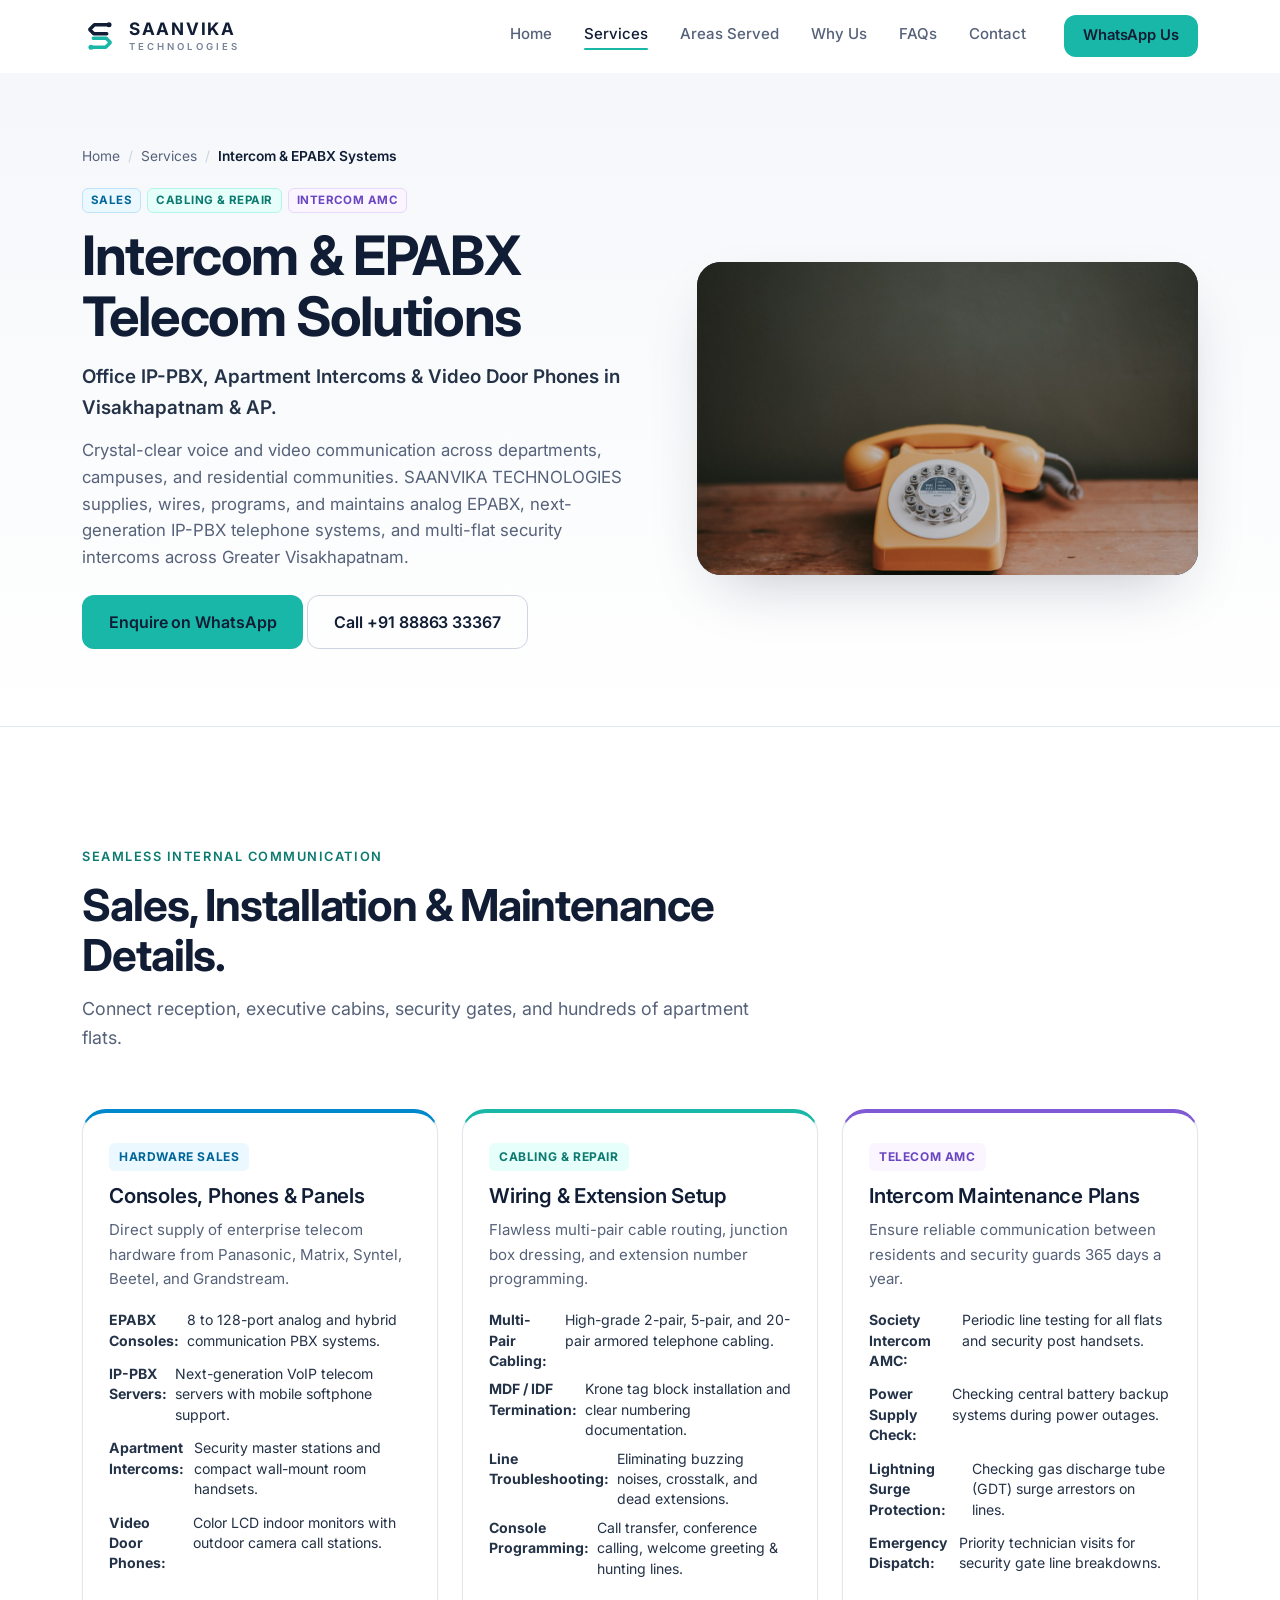
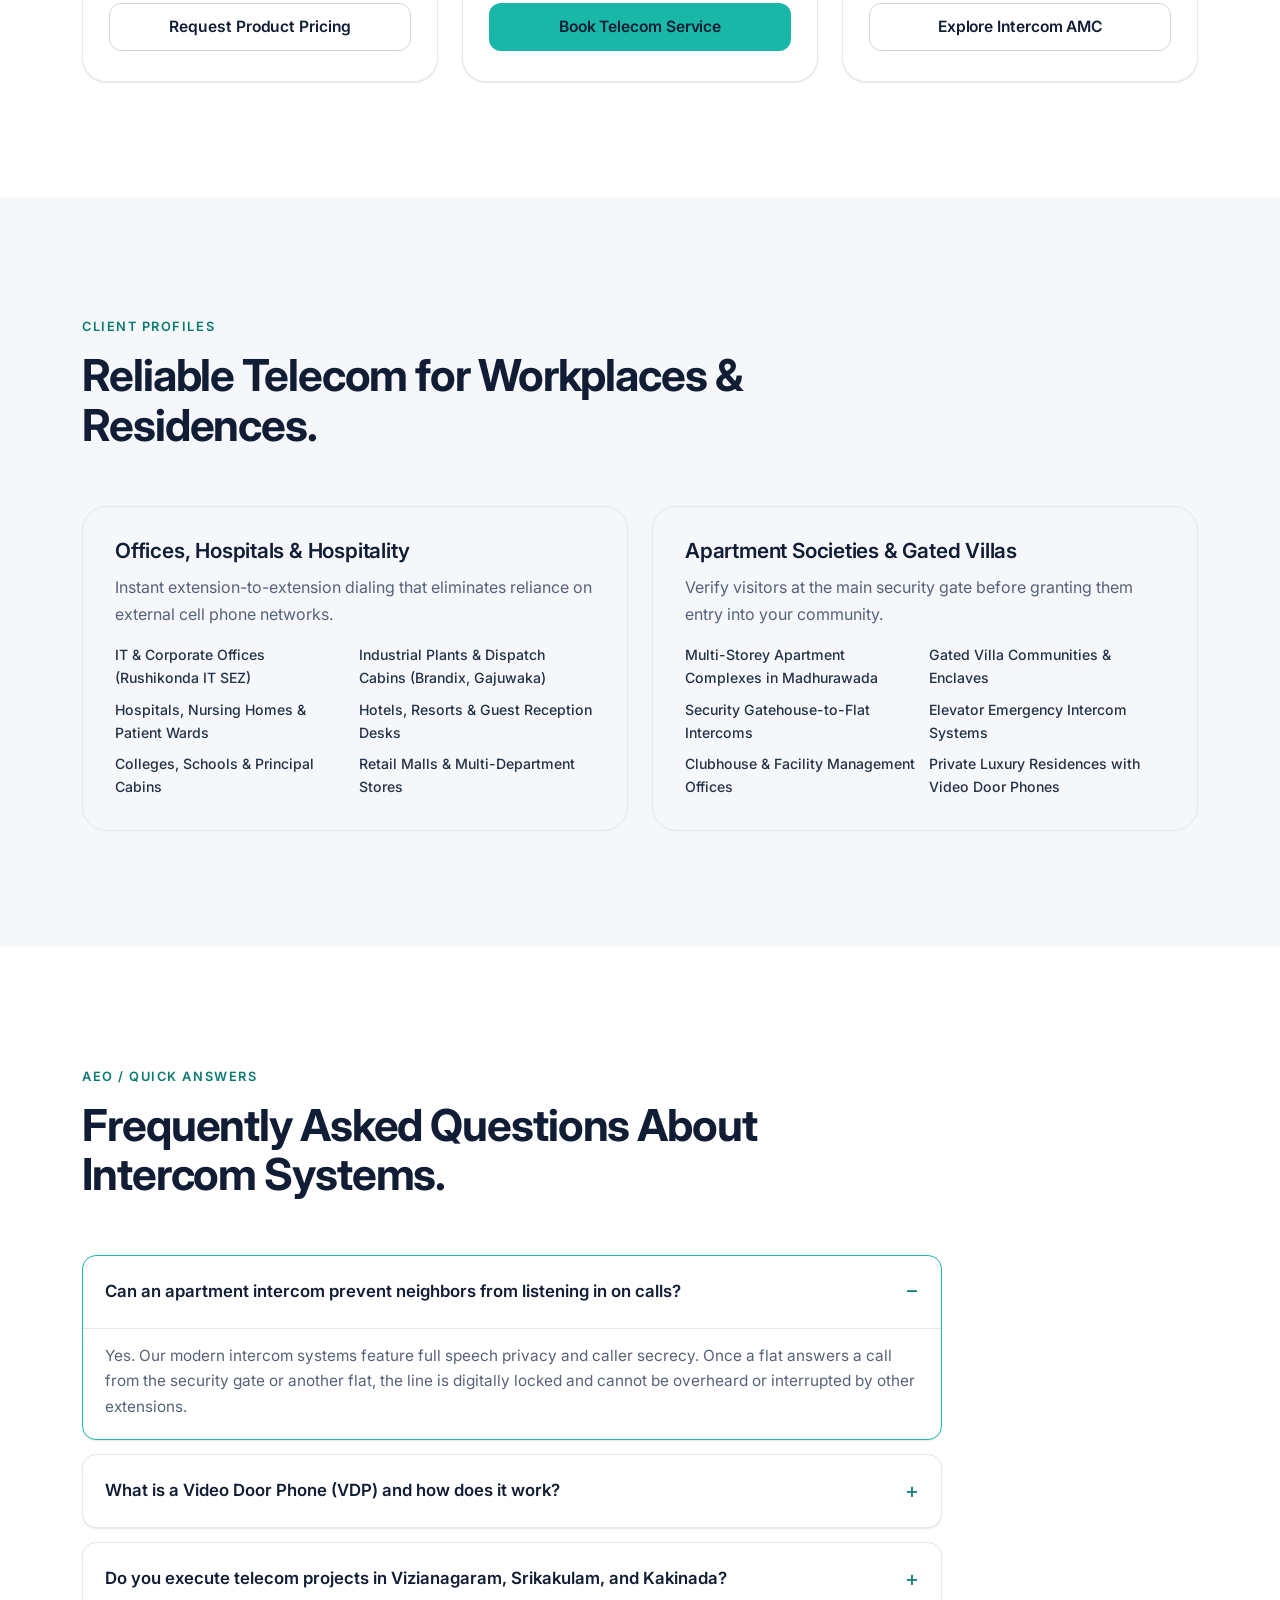
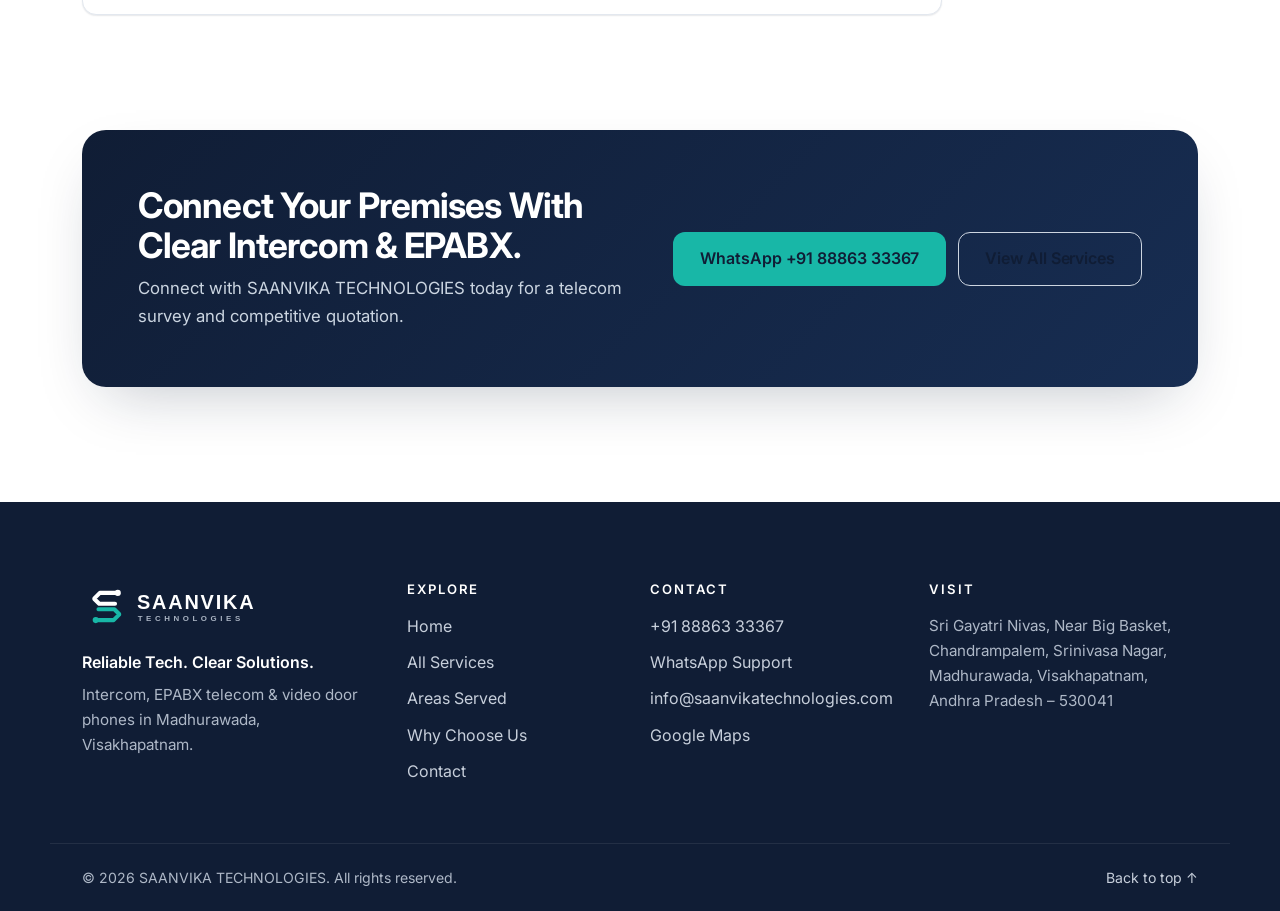
<file: services/intercom-epabx-systems.html>
﻿<!doctype html>
<html lang="en-IN">
<head>
  <meta charset="utf-8">
  <meta name="viewport" content="width=device-width, initial-scale=1, viewport-fit=cover">
  <title>Intercom &amp; EPABX Telecom Solutions in Visakhapatnam | SAANVIKA TECHNOLOGIES</title>
  <meta name="description" content="Commercial EPABX systems, IP-PBX telecom servers, multi-apartment intercoms, video door phones &amp; AMC maintenance in Madhurawada, Visakhapatnam &amp; AP. Call +91 88863 33367.">
  <meta name="keywords" content="intercom system visakhapatnam, epabx dealers madhurawada, ip pbx office intercom vizag, apartment intercom repair rushikonda, epabx amc brandix atchutapuram, video door phone mvp colony">
  <meta name="theme-color" content="#101D35">
  <link rel="canonical" href="https://www.saanvikatechnologies.com/services/intercom-epabx-systems.html">

  <meta name="geo.region" content="IN-AP">
  <meta name="geo.placename" content="Madhurawada, Visakhapatnam, Andhra Pradesh">
  <meta name="geo.position" content="17.8185;83.3518">
  <meta name="ICBM" content="17.8185, 83.3518">

  <meta property="og:type" content="website">
  <meta property="og:site_name" content="SAANVIKA TECHNOLOGIES">
  <meta property="og:title" content="Intercom &amp; EPABX Telecom Systems — Visakhapatnam">
  <meta property="og:description" content="Office EPABX, IP-PBX systems, multi-apartment security intercoms, and telecom AMCs across Greater Visakhapatnam and Andhra Pradesh.">
  <meta property="og:url" content="https://www.saanvikatechnologies.com/services/intercom-epabx-systems.html">
  <meta property="og:image" content="https://www.saanvikatechnologies.com/assets/img/services/intercom-epabx-systems.jpg">
  <meta property="og:image:width" content="1200">
  <meta property="og:image:height" content="675">
  <meta property="og:locale" content="en_IN">
  <meta name="twitter:card" content="summary_large_image">

  <link rel="icon" href="../assets/brand/favicon.svg" type="image/svg+xml">
  <link rel="apple-touch-icon" href="../assets/img/apple-touch-icon.png">
  <link rel="manifest" href="../site.webmanifest">

  <link rel="preconnect" href="https://fonts.googleapis.com">
  <link rel="preconnect" href="https://fonts.gstatic.com" crossorigin>
  <link rel="stylesheet" href="https://fonts.googleapis.com/css2?family=Inter:wght@400;500;600;700&display=swap">
  <link rel="stylesheet" href="../assets/css/styles.css">

  <script type="application/ld+json">
  {
    "@context": "https://schema.org",
    "@graph": [
      {
        "@type": "BreadcrumbList",
        "itemListElement": [
          { "@type": "ListItem", "position": 1, "name": "Home", "item": "https://www.saanvikatechnologies.com/" },
          { "@type": "ListItem", "position": 2, "name": "Services", "item": "https://www.saanvikatechnologies.com/#services" },
          { "@type": "ListItem", "position": 3, "name": "Intercom & EPABX Telecom Systems", "item": "https://www.saanvikatechnologies.com/services/intercom-epabx-systems.html" }
        ]
      },
      {
        "@type": "Service",
        "@id": "https://www.saanvikatechnologies.com/services/intercom-epabx-systems.html#service",
        "name": "Intercom & EPABX Telecom Systems",
        "provider": {
          "@type": "LocalBusiness",
          "name": "SAANVIKA TECHNOLOGIES",
          "telephone": "+91-8886333367",
          "email": "info@saanvikatechnologies.com",
          "address": {
            "@type": "PostalAddress",
            "streetAddress": "Sri Gayatri Nivas, Near Big Basket, Chandrampalem, Madhurawada",
            "addressLocality": "Visakhapatnam",
            "addressRegion": "Andhra Pradesh",
            "postalCode": "530041",
            "addressCountry": "IN"
          }
        },
        "description": "Sales, cabling, installation, and AMC maintenance for office EPABX systems, IP-PBX telecom, multi-flat apartment intercoms, and video door phones in Visakhapatnam.",
        "areaServed": ["Madhurawada", "Rushikonda IT SEZ", "Brandix Atchutapuram", "PM Palem", "MVP Colony", "Dwaraka Nagar", "Gajuwaka", "Visakhapatnam", "Vizianagaram", "Srikakulam", "Kakinada", "Rajahmundry"]
      },
      {
        "@type": "FAQPage",
        "mainEntity": [
          {
            "@type": "Question",
            "name": "What is the difference between traditional analog EPABX and modern IP-PBX systems?",
            "acceptedAnswer": {
              "@type": "Answer",
              "text": "Traditional EPABX requires dedicated copper telephone wiring to every desk. IP-PBX systems run directly over your existing office LAN computer cables or Wi-Fi, supporting mobile app extensions, video calling, remote worker connectivity, and flexible multi-branch calling without separate telecom cabling."
            }
          },
          {
            "@type": "Question",
            "name": "Can security gate intercoms be connected to 100+ flats in an apartment society?",
            "acceptedAnswer": {
              "@type": "Answer",
              "text": "Yes. We install scalable multi-apartment intercom systems supporting up to 500+ flats, allowing main security guards to call individual flats, inter-flat communication with privacy locking, and integration with gate boom barriers."
            }
          },
          {
            "@type": "Question",
            "name": "Do you repair dead extensions, static noise, and cabling faults in existing intercom setups?",
            "acceptedAnswer": {
              "@type": "Answer",
              "text": "Yes. Our telecom technicians trace line faults using tone generators, repair damaged junction boxes (MDF/IDF), replace short-circuited wiring, and reprogram console extension numbers."
            }
          }
        ]
      }
    ]
  }
  </script>
</head>
<body>
  <a class="skip-link" href="#main">Skip to content</a>

  <header class="site-header" id="top">
    <div class="container header-inner">
      <a class="brand" href="../index.html" aria-label="SAANVIKA TECHNOLOGIES — home">
        <img src="../assets/brand/monogram.svg" alt="" width="36" height="36">
        <span class="brand-text"><span class="brand-name">SAANVIKA</span><span class="brand-sub">TECHNOLOGIES</span></span>
      </a>
      <nav class="nav" aria-label="Primary">
        <ul class="nav-list">
          <li><a href="../index.html#home">Home</a></li>
          <li><a href="../index.html#services" class="active">Services</a></li>
          <li><a href="../index.html#areas">Areas Served</a></li>
          <li><a href="../index.html#why">Why Us</a></li>
          <li><a href="../index.html#faq">FAQs</a></li>
          <li><a href="../index.html#contact">Contact</a></li>
        </ul>
      </nav>
      <div class="header-actions">
        <a class="btn btn-primary btn-sm header-cta" href="https://wa.me/918886333367?text=Hello%20SAANVIKA%20TECHNOLOGIES%2C%20I%20need%20Intercom%20or%20EPABX%20support." target="_blank" rel="noopener">WhatsApp Us</a>
      </div>
    </div>
  </header>

  <main id="main">
    <section class="page-hero">
      <div class="container">
        <ul class="breadcrumbs" aria-label="Breadcrumb">
          <li><a href="../index.html">Home</a></li>
          <li class="sep">/</li>
          <li><a href="../index.html#services">Services</a></li>
          <li class="sep">/</li>
          <li class="current" aria-current="page">Intercom &amp; EPABX Systems</li>
        </ul>

        <div class="page-hero-grid">
          <div class="page-hero-copy">
            <div class="s-badges">
              <span class="badge-tag badge-sales">Sales</span>
              <span class="badge-tag badge-service">Cabling &amp; Repair</span>
              <span class="badge-tag badge-amc">Intercom AMC</span>
            </div>
            <h1>Intercom &amp; EPABX Telecom Solutions</h1>
            <p class="page-hero-sub">Office IP-PBX, Apartment Intercoms &amp; Video Door Phones in Visakhapatnam &amp; AP.</p>
            <p class="page-hero-text">Crystal-clear voice and video communication across departments, campuses, and residential communities. SAANVIKA TECHNOLOGIES supplies, wires, programs, and maintains analog EPABX, next-generation IP-PBX telephone systems, and multi-flat security intercoms across Greater Visakhapatnam.</p>
            <div class="hero-ctas">
              <a class="btn btn-primary btn-lg" href="https://wa.me/918886333367?text=Hello%20SAANVIKA%20TECHNOLOGIES%2C%20I%20would%20like%20to%20enquire%20about%20Intercom%20and%20EPABX%20Telecom%20systems." target="_blank" rel="noopener">
                Enquire on WhatsApp
              </a>
              <a class="btn btn-ghost btn-lg" href="tel:+918886333367">Call +91 88863 33367</a>
            </div>
          </div>
          <div class="page-hero-media">
            <img src="../assets/img/services/intercom-epabx-systems.jpg" alt="Commercial IP-PBX telephone system and corporate intercom console" width="600" height="375">
          </div>
        </div>
      </div>
    </section>

    <!-- 3-Pillar Breakdown -->
    <section class="section">
      <div class="container">
        <div class="section-head text-center">
          <p class="eyebrow">Seamless Internal Communication</p>
          <h2>Sales, Installation &amp; Maintenance Details.</h2>
          <p class="lead">Connect reception, executive cabins, security gates, and hundreds of apartment flats.</p>
        </div>

        <div class="pillars-grid">
          <div class="pillar-card sales-card">
            <span class="pillar-badge">Hardware Sales</span>
            <h3>Consoles, Phones &amp; Panels</h3>
            <p>Direct supply of enterprise telecom hardware from Panasonic, Matrix, Syntel, Beetel, and Grandstream.</p>
            <ul class="pillar-list">
              <li><strong>EPABX Consoles:</strong> 8 to 128-port analog and hybrid communication PBX systems.</li>
              <li><strong>IP-PBX Servers:</strong> Next-generation VoIP telecom servers with mobile softphone support.</li>
              <li><strong>Apartment Intercoms:</strong> Security master stations and compact wall-mount room handsets.</li>
              <li><strong>Video Door Phones:</strong> Color LCD indoor monitors with outdoor camera call stations.</li>
            </ul>
            <a class="btn btn-ghost btn-block" href="https://wa.me/918886333367?text=Hello%2C%20I%20am%20interested%20in%20purchasing%20EPABX%20or%20Intercom%20systems." target="_blank" rel="noopener">Request Product Pricing</a>
          </div>

          <div class="pillar-card service-card-top">
            <span class="pillar-badge">Cabling &amp; Repair</span>
            <h3>Wiring &amp; Extension Setup</h3>
            <p>Flawless multi-pair cable routing, junction box dressing, and extension number programming.</p>
            <ul class="pillar-list">
              <li><strong>Multi-Pair Cabling:</strong> High-grade 2-pair, 5-pair, and 20-pair armored telephone cabling.</li>
              <li><strong>MDF / IDF Termination:</strong> Krone tag block installation and clear numbering documentation.</li>
              <li><strong>Line Troubleshooting:</strong> Eliminating buzzing noises, crosstalk, and dead extensions.</li>
              <li><strong>Console Programming:</strong> Call transfer, conference calling, welcome greeting &amp; hunting lines.</li>
            </ul>
            <a class="btn btn-primary btn-block" href="https://wa.me/918886333367?text=Hello%2C%20I%20need%20intercom%20wiring%20or%20EPABX%20repair%20service." target="_blank" rel="noopener">Book Telecom Service</a>
          </div>

          <div class="pillar-card amc-card">
            <span class="pillar-badge">Telecom AMC</span>
            <h3>Intercom Maintenance Plans</h3>
            <p>Ensure reliable communication between residents and security guards 365 days a year.</p>
            <ul class="pillar-list">
              <li><strong>Society Intercom AMC:</strong> Periodic line testing for all flats and security post handsets.</li>
              <li><strong>Power Supply Check:</strong> Checking central battery backup systems during power outages.</li>
              <li><strong>Lightning Surge Protection:</strong> Checking gas discharge tube (GDT) surge arrestors on lines.</li>
              <li><strong>Emergency Dispatch:</strong> Priority technician visits for security gate line breakdowns.</li>
            </ul>
            <a class="btn btn-ghost btn-block" href="https://wa.me/918886333367?text=Hello%2C%20I%20would%20like%20to%20discuss%20an%20Intercom%20AMC%20contract%20for%20our%20society." target="_blank" rel="noopener">Explore Intercom AMC</a>
          </div>
        </div>
      </div>
    </section>

    <!-- Who We Serve -->
    <section class="section section-soft">
      <div class="container">
        <div class="section-head">
          <p class="eyebrow">Client Profiles</p>
          <h2>Reliable Telecom for Workplaces &amp; Residences.</h2>
        </div>
        <div class="who-grid">
          <div class="who-card">
            <h3>Offices, Hospitals &amp; Hospitality</h3>
            <p>Instant extension-to-extension dialing that eliminates reliance on external cell phone networks.</p>
            <ul class="who-list">
              <li>IT &amp; Corporate Offices (Rushikonda IT SEZ)</li>
              <li>Industrial Plants &amp; Dispatch Cabins (Brandix, Gajuwaka)</li>
              <li>Hospitals, Nursing Homes &amp; Patient Wards</li>
              <li>Hotels, Resorts &amp; Guest Reception Desks</li>
              <li>Colleges, Schools &amp; Principal Cabins</li>
              <li>Retail Malls &amp; Multi-Department Stores</li>
            </ul>
          </div>
          <div class="who-card">
            <h3>Apartment Societies &amp; Gated Villas</h3>
            <p>Verify visitors at the main security gate before granting them entry into your community.</p>
            <ul class="who-list">
              <li>Multi-Storey Apartment Complexes in Madhurawada</li>
              <li>Gated Villa Communities &amp; Enclaves</li>
              <li>Security Gatehouse-to-Flat Intercoms</li>
              <li>Elevator Emergency Intercom Systems</li>
              <li>Clubhouse &amp; Facility Management Offices</li>
              <li>Private Luxury Residences with Video Door Phones</li>
            </ul>
          </div>
        </div>
      </div>
    </section>

    <!-- FAQ Section (AEO) -->
    <section class="section">
      <div class="container">
        <div class="section-head">
          <p class="eyebrow">AEO / Quick Answers</p>
          <h2>Frequently Asked Questions About Intercom Systems.</h2>
        </div>
        <div class="faq-grid">
          <details class="faq-item" open>
            <summary>Can an apartment intercom prevent neighbors from listening in on calls?</summary>
            <div class="faq-body">
              Yes. Our modern intercom systems feature full speech privacy and caller secrecy. Once a flat answers a call from the security gate or another flat, the line is digitally locked and cannot be overheard or interrupted by other extensions.
            </div>
          </details>
          <details class="faq-item">
            <summary>What is a Video Door Phone (VDP) and how does it work?</summary>
            <div class="faq-body">
              A Video Door Phone combines an outdoor camera-integrated bell at your door and a color LCD display inside your home. When a visitor rings, you can see their live video, speak with them two-way, and unlock the electronic door lock from the screen.
            </div>
          </details>
          <details class="faq-item">
            <summary>Do you execute telecom projects in Vizianagaram, Srikakulam, and Kakinada?</summary>
            <div class="faq-body">
              Yes. We install and maintain office EPABX systems and residential intercom networks across Visakhapatnam, Vizianagaram, Srikakulam, Rajahmundry, Kakinada, Paderu, and Araku.
            </div>
          </details>
        </div>
      </div>
    </section>

    <!-- Bottom CTA Banner -->
    <section class="section" style="padding-top:0;">
      <div class="container">
        <div class="service-cta-banner">
          <div>
            <h2>Connect Your Premises With Clear Intercom &amp; EPABX.</h2>
            <p>Connect with SAANVIKA TECHNOLOGIES today for a telecom survey and competitive quotation.</p>
          </div>
          <div class="service-cta-actions">
            <a class="btn btn-primary btn-lg" href="https://wa.me/918886333367?text=Hello%20SAANVIKA%20TECHNOLOGIES%2C%20I%20would%20like%20an%20intercom%20consultation." target="_blank" rel="noopener">WhatsApp +91 88863 33367</a>
            <a class="btn btn-ghost btn-lg" href="../index.html#services">View All Services</a>
          </div>
        </div>
      </div>
    </section>
  </main>

  <footer class="site-footer">
    <div class="container footer-grid">
      <div class="footer-brand">
        <img src="../assets/brand/logo-primary-white.svg" alt="SAANVIKA TECHNOLOGIES" width="220" height="50" loading="lazy">
        <p class="footer-tag">Reliable Tech. Clear Solutions.</p>
        <p class="footer-muted">Intercom, EPABX telecom &amp; video door phones in Madhurawada, Visakhapatnam.</p>
      </div>
      <nav class="footer-col" aria-label="Footer">
        <h3>Explore</h3>
        <ul role="list">
          <li><a href="../index.html#home">Home</a></li>
          <li><a href="../index.html#services">All Services</a></li>
          <li><a href="../index.html#areas">Areas Served</a></li>
          <li><a href="../index.html#why">Why Choose Us</a></li>
          <li><a href="../index.html#contact">Contact</a></li>
        </ul>
      </nav>
      <div class="footer-col">
        <h3>Contact</h3>
        <ul role="list">
          <li><a href="tel:+918886333367">+91 88863 33367</a></li>
          <li><a href="https://wa.me/918886333367" target="_blank" rel="noopener">WhatsApp Support</a></li>
          <li><a href="mailto:info@saanvikatechnologies.com">info@saanvikatechnologies.com</a></li>
          <li><a href="https://maps.app.goo.gl/uBvAg1Kp8fdG1vbHA" target="_blank" rel="noopener">Google Maps</a></li>
        </ul>
      </div>
      <div class="footer-col">
        <h3>Visit</h3>
        <address class="footer-muted">Sri Gayatri Nivas, Near Big Basket, Chandrampalem, Srinivasa Nagar, Madhurawada, Visakhapatnam, Andhra Pradesh – 530041</address>
      </div>
    </div>
    <div class="container footer-bottom">
      <p>© 2026 SAANVIKA TECHNOLOGIES. All rights reserved.</p>
      <a href="#top" class="to-top">Back to top ↑</a>
    </div>
  </footer>

  <div class="action-bar" aria-label="Quick contact">
    <a href="tel:+918886333367">Call Now</a>
    <a class="wa" href="https://wa.me/918886333367?text=Hello%20SAANVIKA%20TECHNOLOGIES%2C%20I%20need%20intercom%20support." target="_blank" rel="noopener">WhatsApp</a>
  </div>
</body>
</html>
</file>
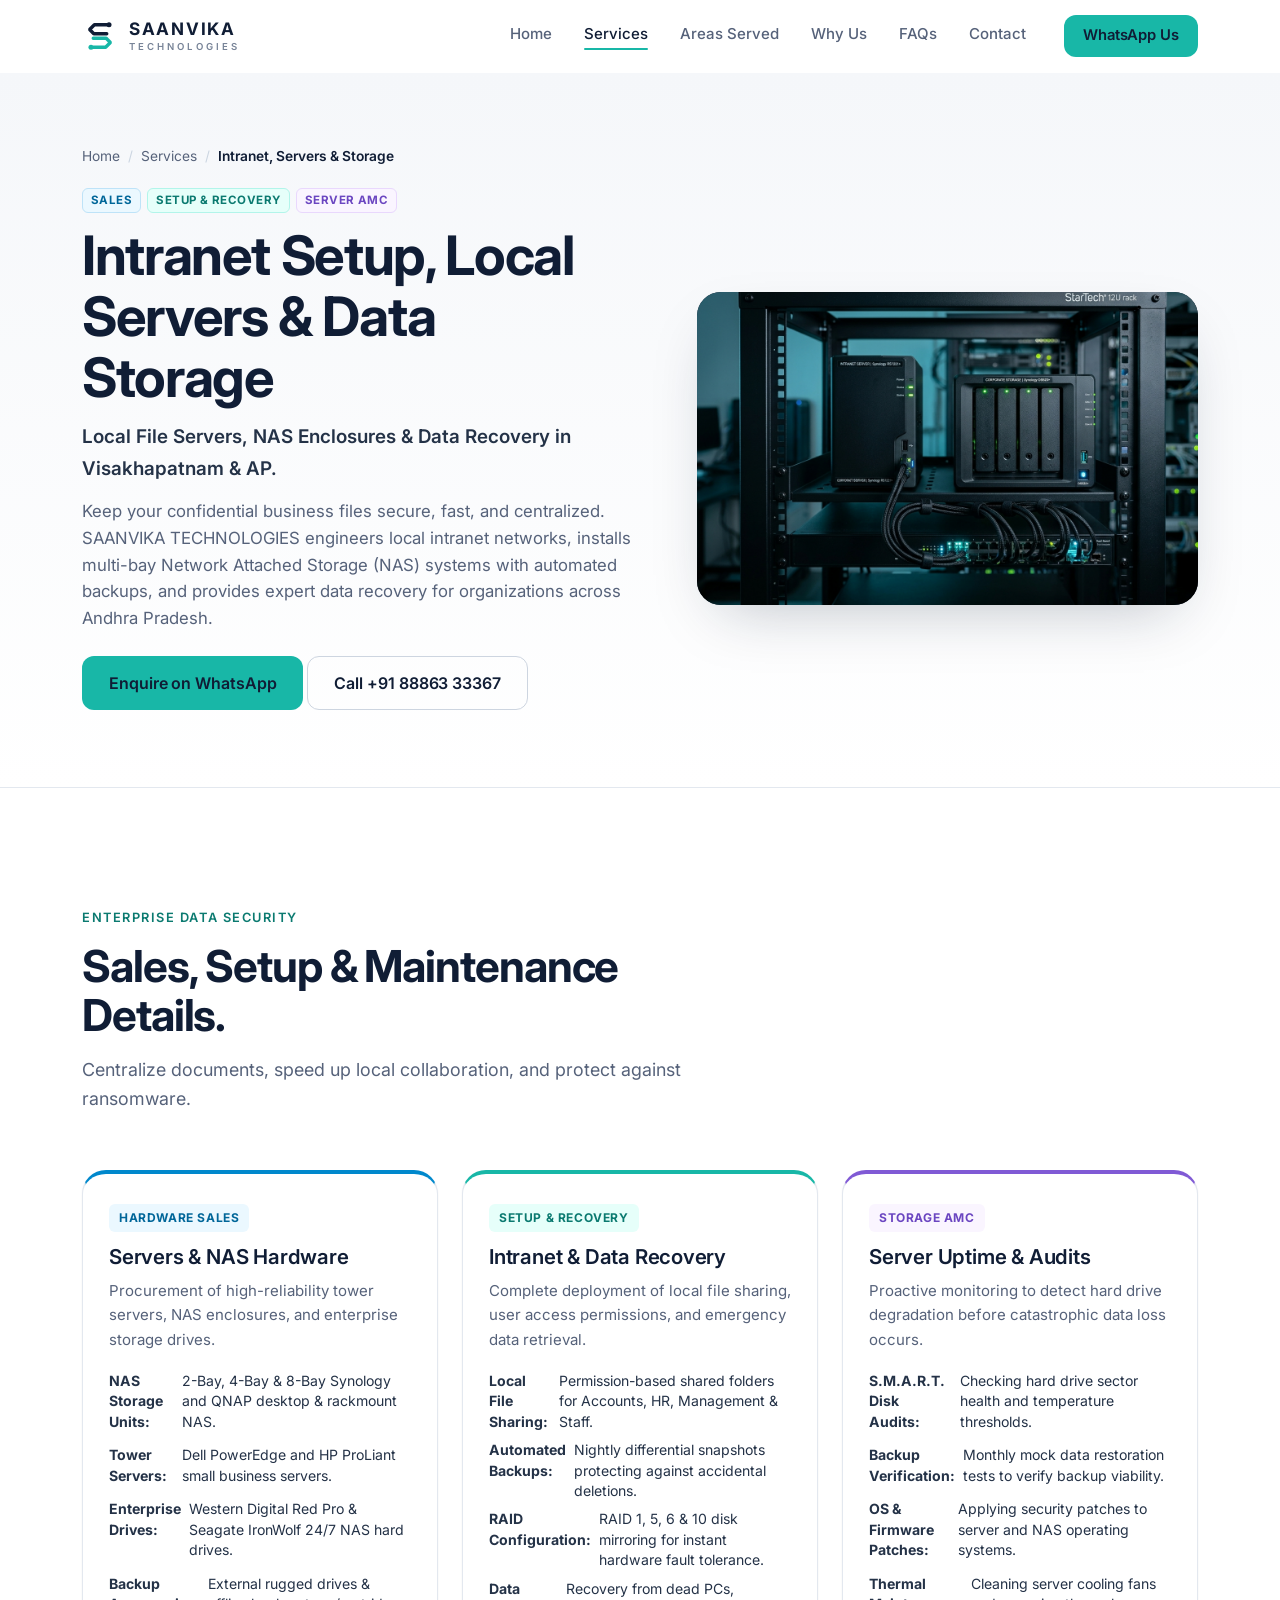
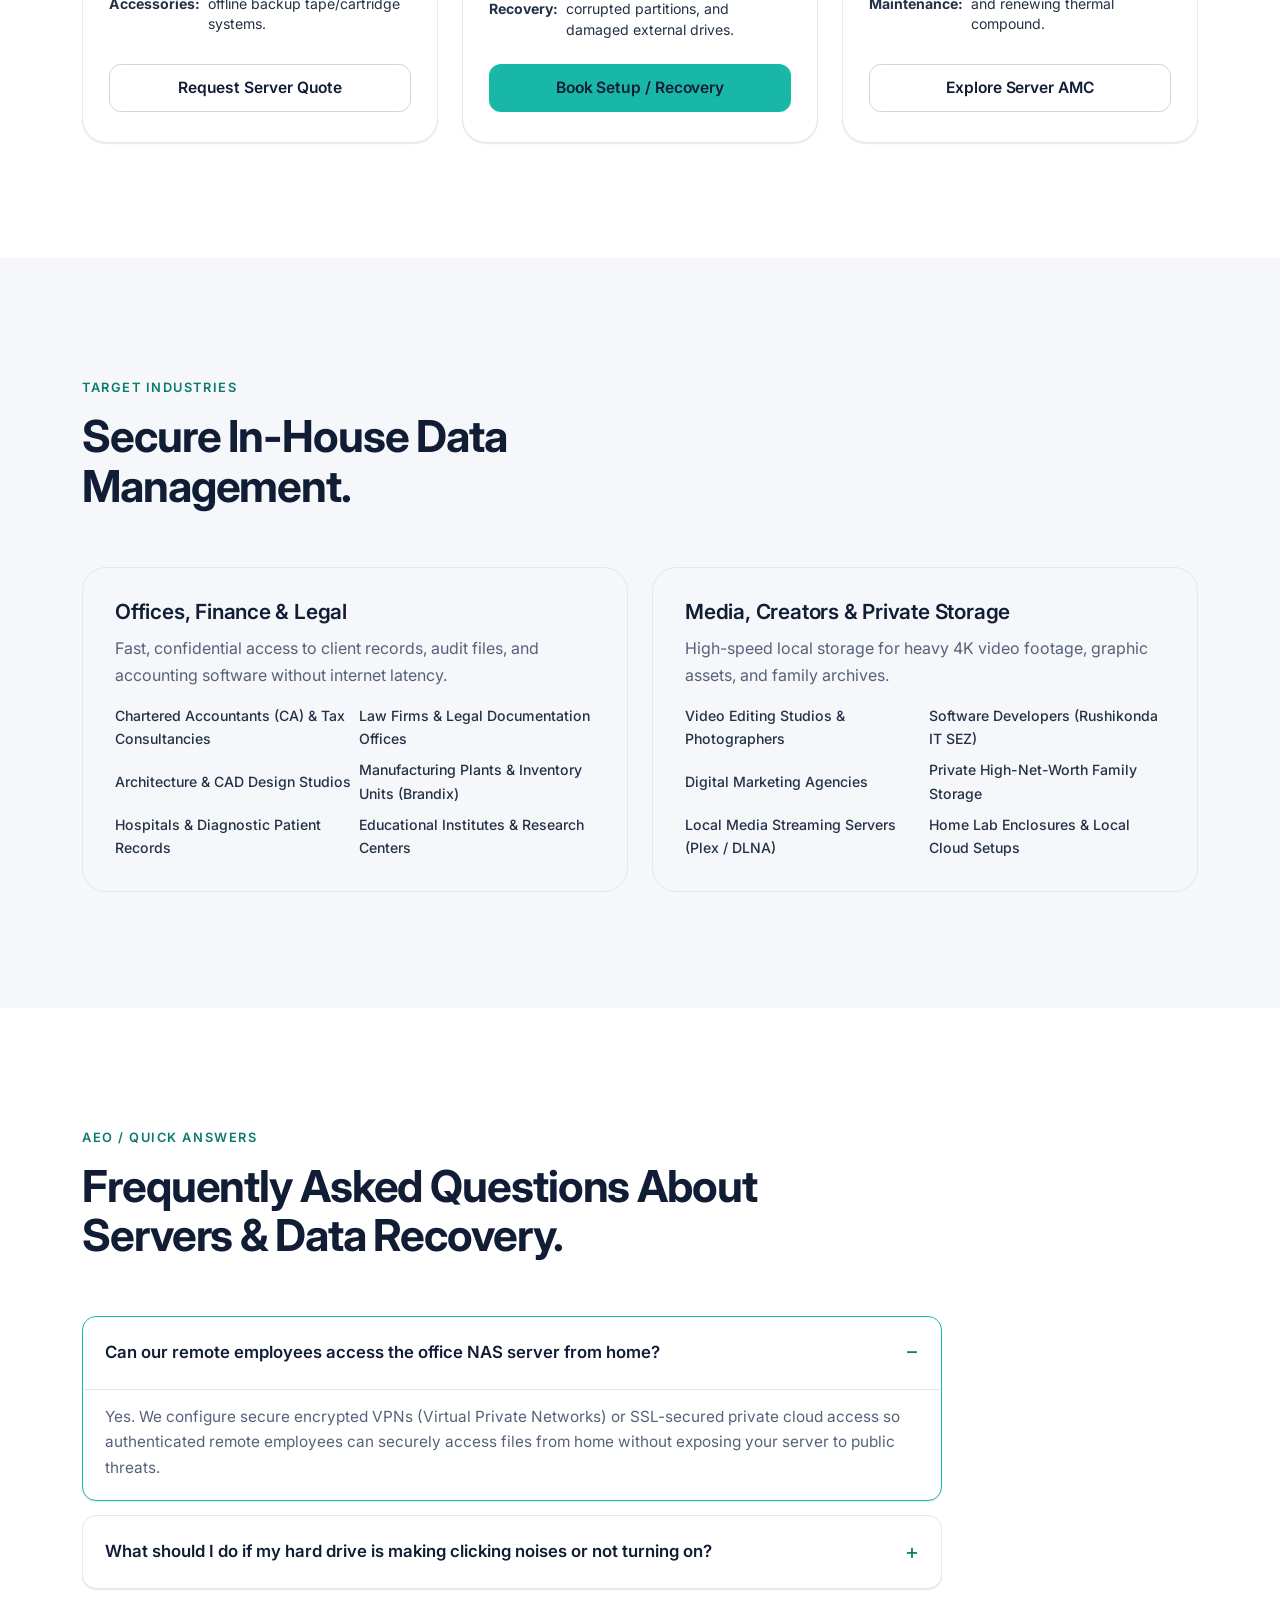
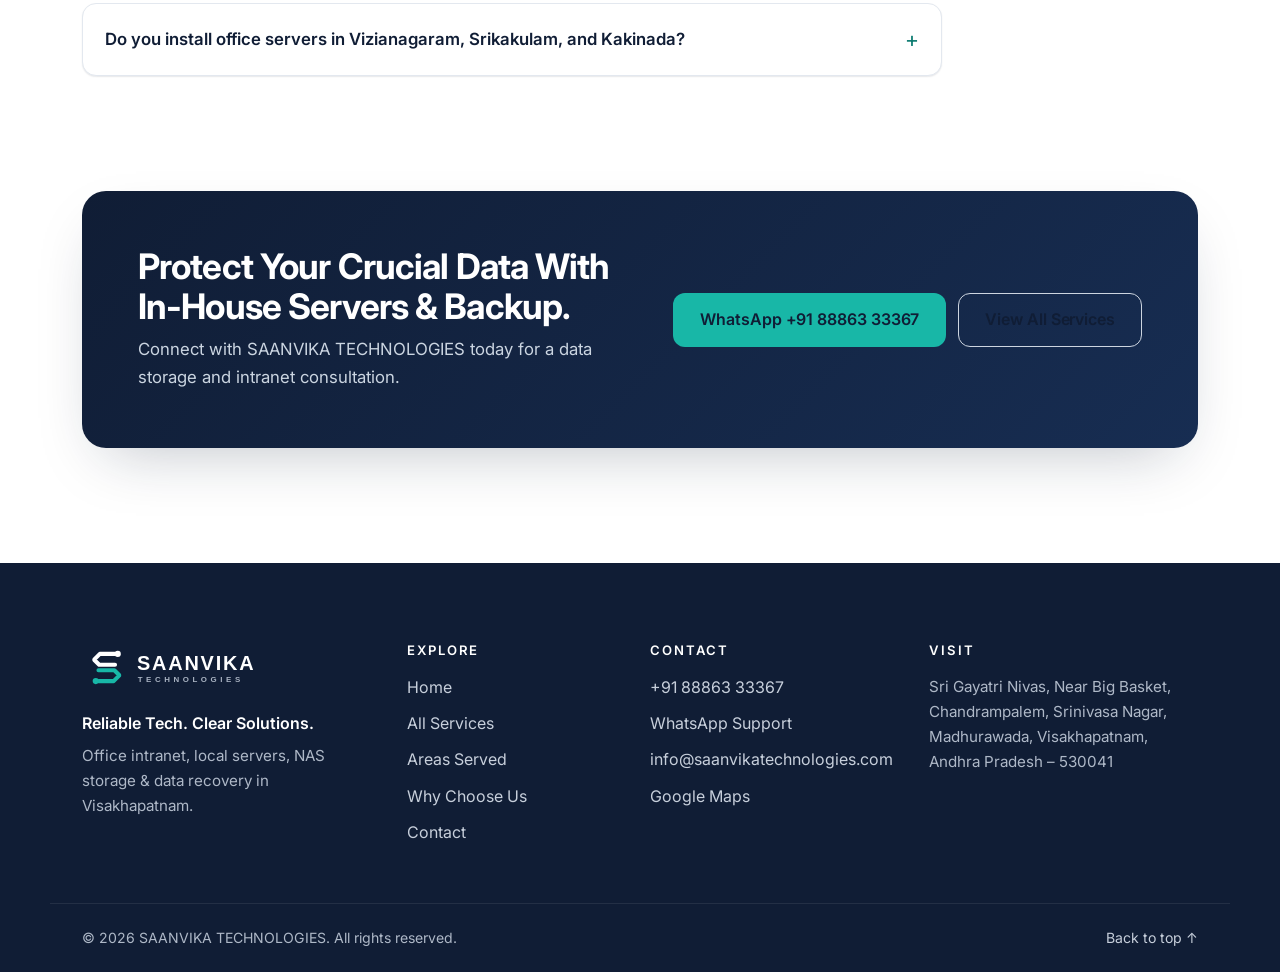
<file: services/intranet-servers-storage.html>
﻿<!doctype html>
<html lang="en-IN">
<head>
  <meta charset="utf-8">
  <meta name="viewport" content="width=device-width, initial-scale=1, viewport-fit=cover">
  <title>Intranet Setup, Local Servers &amp; Data Recovery in Visakhapatnam | SAANVIKA TECHNOLOGIES</title>
  <meta name="description" content="Secure office intranet setup, local file servers, Network Attached Storage (NAS), automated data backup &amp; emergency data recovery in Madhurawada, Visakhapatnam &amp; AP. Call +91 88863 33367.">
  <meta name="keywords" content="intranet setup visakhapatnam, local file server madhurawada, nas storage installation vizag, data recovery rushikonda it sez, server amc brandix atchutapuram, synology qnap setup mvp colony">
  <meta name="theme-color" content="#101D35">
  <link rel="canonical" href="https://www.saanvikatechnologies.com/services/intranet-servers-storage.html">

  <meta name="geo.region" content="IN-AP">
  <meta name="geo.placename" content="Madhurawada, Visakhapatnam, Andhra Pradesh">
  <meta name="geo.position" content="17.8185;83.3518">
  <meta name="ICBM" content="17.8185, 83.3518">

  <meta property="og:type" content="website">
  <meta property="og:site_name" content="SAANVIKA TECHNOLOGIES">
  <meta property="og:title" content="Intranet Setup, Local Servers &amp; Storage — Visakhapatnam">
  <meta property="og:description" content="Local business intranet, NAS storage enclosures, automated offline backups, and professional data recovery across Visakhapatnam &amp; Andhra Pradesh.">
  <meta property="og:url" content="https://www.saanvikatechnologies.com/services/intranet-servers-storage.html">
  <meta property="og:image" content="https://www.saanvikatechnologies.com/assets/img/services/intranet-servers-storage.jpg">
  <meta property="og:image:width" content="1200">
  <meta property="og:image:height" content="675">
  <meta property="og:locale" content="en_IN">
  <meta name="twitter:card" content="summary_large_image">

  <link rel="icon" href="../assets/brand/favicon.svg" type="image/svg+xml">
  <link rel="apple-touch-icon" href="../assets/img/apple-touch-icon.png">
  <link rel="manifest" href="../site.webmanifest">

  <link rel="preconnect" href="https://fonts.googleapis.com">
  <link rel="preconnect" href="https://fonts.gstatic.com" crossorigin>
  <link rel="stylesheet" href="https://fonts.googleapis.com/css2?family=Inter:wght@400;500;600;700&display=swap">
  <link rel="stylesheet" href="../assets/css/styles.css">

  <script type="application/ld+json">
  {
    "@context": "https://schema.org",
    "@graph": [
      {
        "@type": "BreadcrumbList",
        "itemListElement": [
          { "@type": "ListItem", "position": 1, "name": "Home", "item": "https://www.saanvikatechnologies.com/" },
          { "@type": "ListItem", "position": 2, "name": "Services", "item": "https://www.saanvikatechnologies.com/#services" },
          { "@type": "ListItem", "position": 3, "name": "Intranet Setup, Local Servers & Storage", "item": "https://www.saanvikatechnologies.com/services/intranet-servers-storage.html" }
        ]
      },
      {
        "@type": "Service",
        "@id": "https://www.saanvikatechnologies.com/services/intranet-servers-storage.html#service",
        "name": "Intranet Setup, Local Servers & Storage Solutions",
        "provider": {
          "@type": "LocalBusiness",
          "name": "SAANVIKA TECHNOLOGIES",
          "telephone": "+91-8886333367",
          "email": "info@saanvikatechnologies.com",
          "address": {
            "@type": "PostalAddress",
            "streetAddress": "Sri Gayatri Nivas, Near Big Basket, Chandrampalem, Madhurawada",
            "addressLocality": "Visakhapatnam",
            "addressRegion": "Andhra Pradesh",
            "postalCode": "530041",
            "addressCountry": "IN"
          }
        },
        "description": "Secure office intranet architecture, local file servers, NAS storage towers, RAID redundancy, automated backup, and data recovery services in Visakhapatnam.",
        "areaServed": ["Madhurawada", "Rushikonda IT SEZ", "Brandix Atchutapuram", "PM Palem", "MVP Colony", "Dwaraka Nagar", "Gajuwaka", "Visakhapatnam", "Vizianagaram", "Srikakulam", "Kakinada", "Rajahmundry"]
      },
      {
        "@type": "FAQPage",
        "mainEntity": [
          {
            "@type": "Question",
            "name": "Why does a business need a local intranet file server instead of purely public cloud storage?",
            "acceptedAnswer": {
              "@type": "Answer",
              "text": "A local intranet file server or NAS provides lightning-fast local gigabit transfer speeds without using external internet bandwidth, keeps sensitive financial data within your premises, incurs zero recurring per-user monthly cloud subscription fees, and operates even if the internet goes down."
            }
          },
          {
            "@type": "Question",
            "name": "Can you recover data from a dead or corrupted hard drive?",
            "acceptedAnswer": {
              "@type": "Answer",
              "text": "Yes. We offer professional data recovery services for accidental formatting, partition corruption, and failing mechanical drives and SSDs, utilizing safe clean-room recovery procedures."
            }
          },
          {
            "@type": "Question",
            "name": "What is RAID storage and how does it protect business data?",
            "acceptedAnswer": {
              "@type": "Answer",
              "text": "RAID (Redundant Array of Independent Disks) mirrors or stripes data across multiple hard drives. If any single hard drive mechanically fails, your office files remain 100% accessible without any downtime while the failed drive is replaced."
            }
          }
        ]
      }
    ]
  }
  </script>
</head>
<body>
  <a class="skip-link" href="#main">Skip to content</a>

  <header class="site-header" id="top">
    <div class="container header-inner">
      <a class="brand" href="../index.html" aria-label="SAANVIKA TECHNOLOGIES — home">
        <img src="../assets/brand/monogram.svg" alt="" width="36" height="36">
        <span class="brand-text"><span class="brand-name">SAANVIKA</span><span class="brand-sub">TECHNOLOGIES</span></span>
      </a>
      <nav class="nav" aria-label="Primary">
        <ul class="nav-list">
          <li><a href="../index.html#home">Home</a></li>
          <li><a href="../index.html#services" class="active">Services</a></li>
          <li><a href="../index.html#areas">Areas Served</a></li>
          <li><a href="../index.html#why">Why Us</a></li>
          <li><a href="../index.html#faq">FAQs</a></li>
          <li><a href="../index.html#contact">Contact</a></li>
        </ul>
      </nav>
      <div class="header-actions">
        <a class="btn btn-primary btn-sm header-cta" href="https://wa.me/918886333367?text=Hello%20SAANVIKA%20TECHNOLOGIES%2C%20I%20need%20Server%2C%20NAS%20or%20Data%20Recovery%20support." target="_blank" rel="noopener">WhatsApp Us</a>
      </div>
    </div>
  </header>

  <main id="main">
    <section class="page-hero">
      <div class="container">
        <ul class="breadcrumbs" aria-label="Breadcrumb">
          <li><a href="../index.html">Home</a></li>
          <li class="sep">/</li>
          <li><a href="../index.html#services">Services</a></li>
          <li class="sep">/</li>
          <li class="current" aria-current="page">Intranet, Servers &amp; Storage</li>
        </ul>

        <div class="page-hero-grid">
          <div class="page-hero-copy">
            <div class="s-badges">
              <span class="badge-tag badge-sales">Sales</span>
              <span class="badge-tag badge-service">Setup &amp; Recovery</span>
              <span class="badge-tag badge-amc">Server AMC</span>
            </div>
            <h1>Intranet Setup, Local Servers &amp; Data Storage</h1>
            <p class="page-hero-sub">Local File Servers, NAS Enclosures &amp; Data Recovery in Visakhapatnam &amp; AP.</p>
            <p class="page-hero-text">Keep your confidential business files secure, fast, and centralized. SAANVIKA TECHNOLOGIES engineers local intranet networks, installs multi-bay Network Attached Storage (NAS) systems with automated backups, and provides expert data recovery for organizations across Andhra Pradesh.</p>
            <div class="hero-ctas">
              <a class="btn btn-primary btn-lg" href="https://wa.me/918886333367?text=Hello%20SAANVIKA%20TECHNOLOGIES%2C%20I%20would%20like%20to%20enquire%20about%20Intranet%2C%20Servers%20and%20NAS%20Storage." target="_blank" rel="noopener">
                Enquire on WhatsApp
              </a>
              <a class="btn btn-ghost btn-lg" href="tel:+918886333367">Call +91 88863 33367</a>
            </div>
          </div>
          <div class="page-hero-media">
            <img src="../assets/img/services/intranet-servers-storage.jpg" alt="Corporate intranet local file server and NAS storage unit in server room" width="600" height="375">
          </div>
        </div>
      </div>
    </section>

    <!-- 3-Pillar Breakdown -->
    <section class="section">
      <div class="container">
        <div class="section-head text-center">
          <p class="eyebrow">Enterprise Data Security</p>
          <h2>Sales, Setup &amp; Maintenance Details.</h2>
          <p class="lead">Centralize documents, speed up local collaboration, and protect against ransomware.</p>
        </div>

        <div class="pillars-grid">
          <div class="pillar-card sales-card">
            <span class="pillar-badge">Hardware Sales</span>
            <h3>Servers &amp; NAS Hardware</h3>
            <p>Procurement of high-reliability tower servers, NAS enclosures, and enterprise storage drives.</p>
            <ul class="pillar-list">
              <li><strong>NAS Storage Units:</strong> 2-Bay, 4-Bay &amp; 8-Bay Synology and QNAP desktop &amp; rackmount NAS.</li>
              <li><strong>Tower Servers:</strong> Dell PowerEdge and HP ProLiant small business servers.</li>
              <li><strong>Enterprise Drives:</strong> Western Digital Red Pro &amp; Seagate IronWolf 24/7 NAS hard drives.</li>
              <li><strong>Backup Accessories:</strong> External rugged drives &amp; offline backup tape/cartridge systems.</li>
            </ul>
            <a class="btn btn-ghost btn-block" href="https://wa.me/918886333367?text=Hello%2C%20I%20am%20interested%20in%20purchasing%20a%20NAS%20storage%20or%20office%20server." target="_blank" rel="noopener">Request Server Quote</a>
          </div>

          <div class="pillar-card service-card-top">
            <span class="pillar-badge">Setup &amp; Recovery</span>
            <h3>Intranet &amp; Data Recovery</h3>
            <p>Complete deployment of local file sharing, user access permissions, and emergency data retrieval.</p>
            <ul class="pillar-list">
              <li><strong>Local File Sharing:</strong> Permission-based shared folders for Accounts, HR, Management &amp; Staff.</li>
              <li><strong>Automated Backups:</strong> Nightly differential snapshots protecting against accidental deletions.</li>
              <li><strong>RAID Configuration:</strong> RAID 1, 5, 6 &amp; 10 disk mirroring for instant hardware fault tolerance.</li>
              <li><strong>Data Recovery:</strong> Recovery from dead PCs, corrupted partitions, and damaged external drives.</li>
            </ul>
            <a class="btn btn-primary btn-block" href="https://wa.me/918886333367?text=Hello%2C%20I%20need%20intranet%20setup%20or%20urgent%20data%20recovery%20service." target="_blank" rel="noopener">Book Setup / Recovery</a>
          </div>

          <div class="pillar-card amc-card">
            <span class="pillar-badge">Storage AMC</span>
            <h3>Server Uptime &amp; Audits</h3>
            <p>Proactive monitoring to detect hard drive degradation before catastrophic data loss occurs.</p>
            <ul class="pillar-list">
              <li><strong>S.M.A.R.T. Disk Audits:</strong> Checking hard drive sector health and temperature thresholds.</li>
              <li><strong>Backup Verification:</strong> Monthly mock data restoration tests to verify backup viability.</li>
              <li><strong>OS &amp; Firmware Patches:</strong> Applying security patches to server and NAS operating systems.</li>
              <li><strong>Thermal Maintenance:</strong> Cleaning server cooling fans and renewing thermal compound.</li>
            </ul>
            <a class="btn btn-ghost btn-block" href="https://wa.me/918886333367?text=Hello%2C%20I%20would%20like%20to%20discuss%20a%20Server%2FNAS%20Maintenance%20contract." target="_blank" rel="noopener">Explore Server AMC</a>
          </div>
        </div>
      </div>
    </section>

    <!-- Who We Serve -->
    <section class="section section-soft">
      <div class="container">
        <div class="section-head">
          <p class="eyebrow">Target Industries</p>
          <h2>Secure In-House Data Management.</h2>
        </div>
        <div class="who-grid">
          <div class="who-card">
            <h3>Offices, Finance &amp; Legal</h3>
            <p>Fast, confidential access to client records, audit files, and accounting software without internet latency.</p>
            <ul class="who-list">
              <li>Chartered Accountants (CA) &amp; Tax Consultancies</li>
              <li>Law Firms &amp; Legal Documentation Offices</li>
              <li>Architecture &amp; CAD Design Studios</li>
              <li>Manufacturing Plants &amp; Inventory Units (Brandix)</li>
              <li>Hospitals &amp; Diagnostic Patient Records</li>
              <li>Educational Institutes &amp; Research Centers</li>
            </ul>
          </div>
          <div class="who-card">
            <h3>Media, Creators &amp; Private Storage</h3>
            <p>High-speed local storage for heavy 4K video footage, graphic assets, and family archives.</p>
            <ul class="who-list">
              <li>Video Editing Studios &amp; Photographers</li>
              <li>Software Developers (Rushikonda IT SEZ)</li>
              <li>Digital Marketing Agencies</li>
              <li>Private High-Net-Worth Family Storage</li>
              <li>Local Media Streaming Servers (Plex / DLNA)</li>
              <li>Home Lab Enclosures &amp; Local Cloud Setups</li>
            </ul>
          </div>
        </div>
      </div>
    </section>

    <!-- FAQ Section (AEO) -->
    <section class="section">
      <div class="container">
        <div class="section-head">
          <p class="eyebrow">AEO / Quick Answers</p>
          <h2>Frequently Asked Questions About Servers &amp; Data Recovery.</h2>
        </div>
        <div class="faq-grid">
          <details class="faq-item" open>
            <summary>Can our remote employees access the office NAS server from home?</summary>
            <div class="faq-body">
              Yes. We configure secure encrypted VPNs (Virtual Private Networks) or SSL-secured private cloud access so authenticated remote employees can securely access files from home without exposing your server to public threats.
            </div>
          </details>
          <details class="faq-item">
            <summary>What should I do if my hard drive is making clicking noises or not turning on?</summary>
            <div class="faq-body">
              Immediately unplug the power and stop using the drive. Repeatedly powering on a clicking or mechanically damaged hard drive causes permanent platter scratching and unrecoverable data loss. Contact SAANVIKA TECHNOLOGIES for a safe clean diagnostic evaluation.
            </div>
          </details>
          <details class="faq-item">
            <summary>Do you install office servers in Vizianagaram, Srikakulam, and Kakinada?</summary>
            <div class="faq-body">
              Yes. We design and install local file servers, NAS backup solutions, and data storage infrastructure across Visakhapatnam, Vizianagaram, Srikakulam, Rajahmundry, Kakinada, Paderu, and Araku.
            </div>
          </details>
        </div>
      </div>
    </section>

    <!-- Bottom CTA Banner -->
    <section class="section" style="padding-top:0;">
      <div class="container">
        <div class="service-cta-banner">
          <div>
            <h2>Protect Your Crucial Data With In-House Servers &amp; Backup.</h2>
            <p>Connect with SAANVIKA TECHNOLOGIES today for a data storage and intranet consultation.</p>
          </div>
          <div class="service-cta-actions">
            <a class="btn btn-primary btn-lg" href="https://wa.me/918886333367?text=Hello%20SAANVIKA%20TECHNOLOGIES%2C%20I%20would%20like%20an%20intranet%20or%20server%20consultation." target="_blank" rel="noopener">WhatsApp +91 88863 33367</a>
            <a class="btn btn-ghost btn-lg" href="../index.html#services">View All Services</a>
          </div>
        </div>
      </div>
    </section>
  </main>

  <footer class="site-footer">
    <div class="container footer-grid">
      <div class="footer-brand">
        <img src="../assets/brand/logo-primary-white.svg" alt="SAANVIKA TECHNOLOGIES" width="220" height="50" loading="lazy">
        <p class="footer-tag">Reliable Tech. Clear Solutions.</p>
        <p class="footer-muted">Office intranet, local servers, NAS storage &amp; data recovery in Visakhapatnam.</p>
      </div>
      <nav class="footer-col" aria-label="Footer">
        <h3>Explore</h3>
        <ul role="list">
          <li><a href="../index.html#home">Home</a></li>
          <li><a href="../index.html#services">All Services</a></li>
          <li><a href="../index.html#areas">Areas Served</a></li>
          <li><a href="../index.html#why">Why Choose Us</a></li>
          <li><a href="../index.html#contact">Contact</a></li>
        </ul>
      </nav>
      <div class="footer-col">
        <h3>Contact</h3>
        <ul role="list">
          <li><a href="tel:+918886333367">+91 88863 33367</a></li>
          <li><a href="https://wa.me/918886333367" target="_blank" rel="noopener">WhatsApp Support</a></li>
          <li><a href="mailto:info@saanvikatechnologies.com">info@saanvikatechnologies.com</a></li>
          <li><a href="https://maps.app.goo.gl/uBvAg1Kp8fdG1vbHA" target="_blank" rel="noopener">Google Maps</a></li>
        </ul>
      </div>
      <div class="footer-col">
        <h3>Visit</h3>
        <address class="footer-muted">Sri Gayatri Nivas, Near Big Basket, Chandrampalem, Srinivasa Nagar, Madhurawada, Visakhapatnam, Andhra Pradesh – 530041</address>
      </div>
    </div>
    <div class="container footer-bottom">
      <p>© 2026 SAANVIKA TECHNOLOGIES. All rights reserved.</p>
      <a href="#top" class="to-top">Back to top ↑</a>
    </div>
  </footer>

  <div class="action-bar" aria-label="Quick contact">
    <a href="tel:+918886333367">Call Now</a>
    <a class="wa" href="https://wa.me/918886333367?text=Hello%20SAANVIKA%20TECHNOLOGIES%2C%20I%20need%20server%20support." target="_blank" rel="noopener">WhatsApp</a>
  </div>
</body>
</html>
</file>
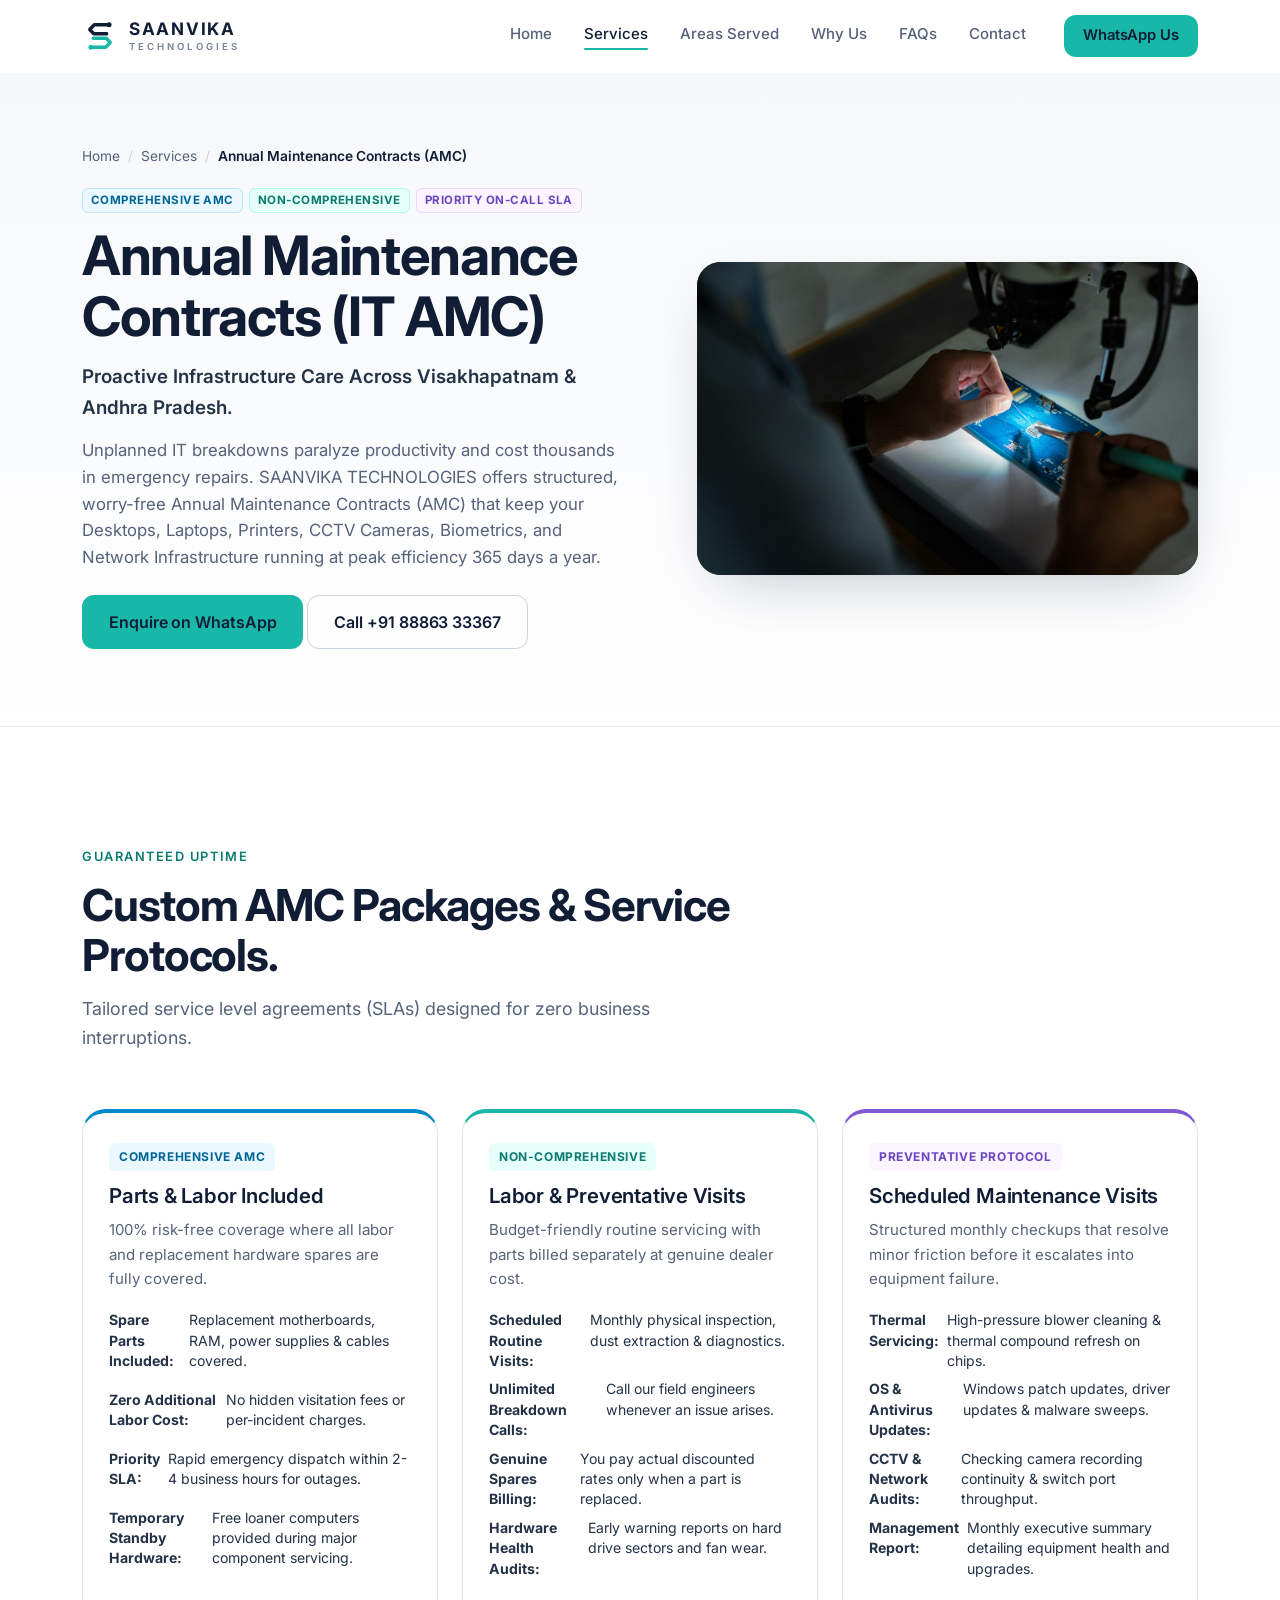
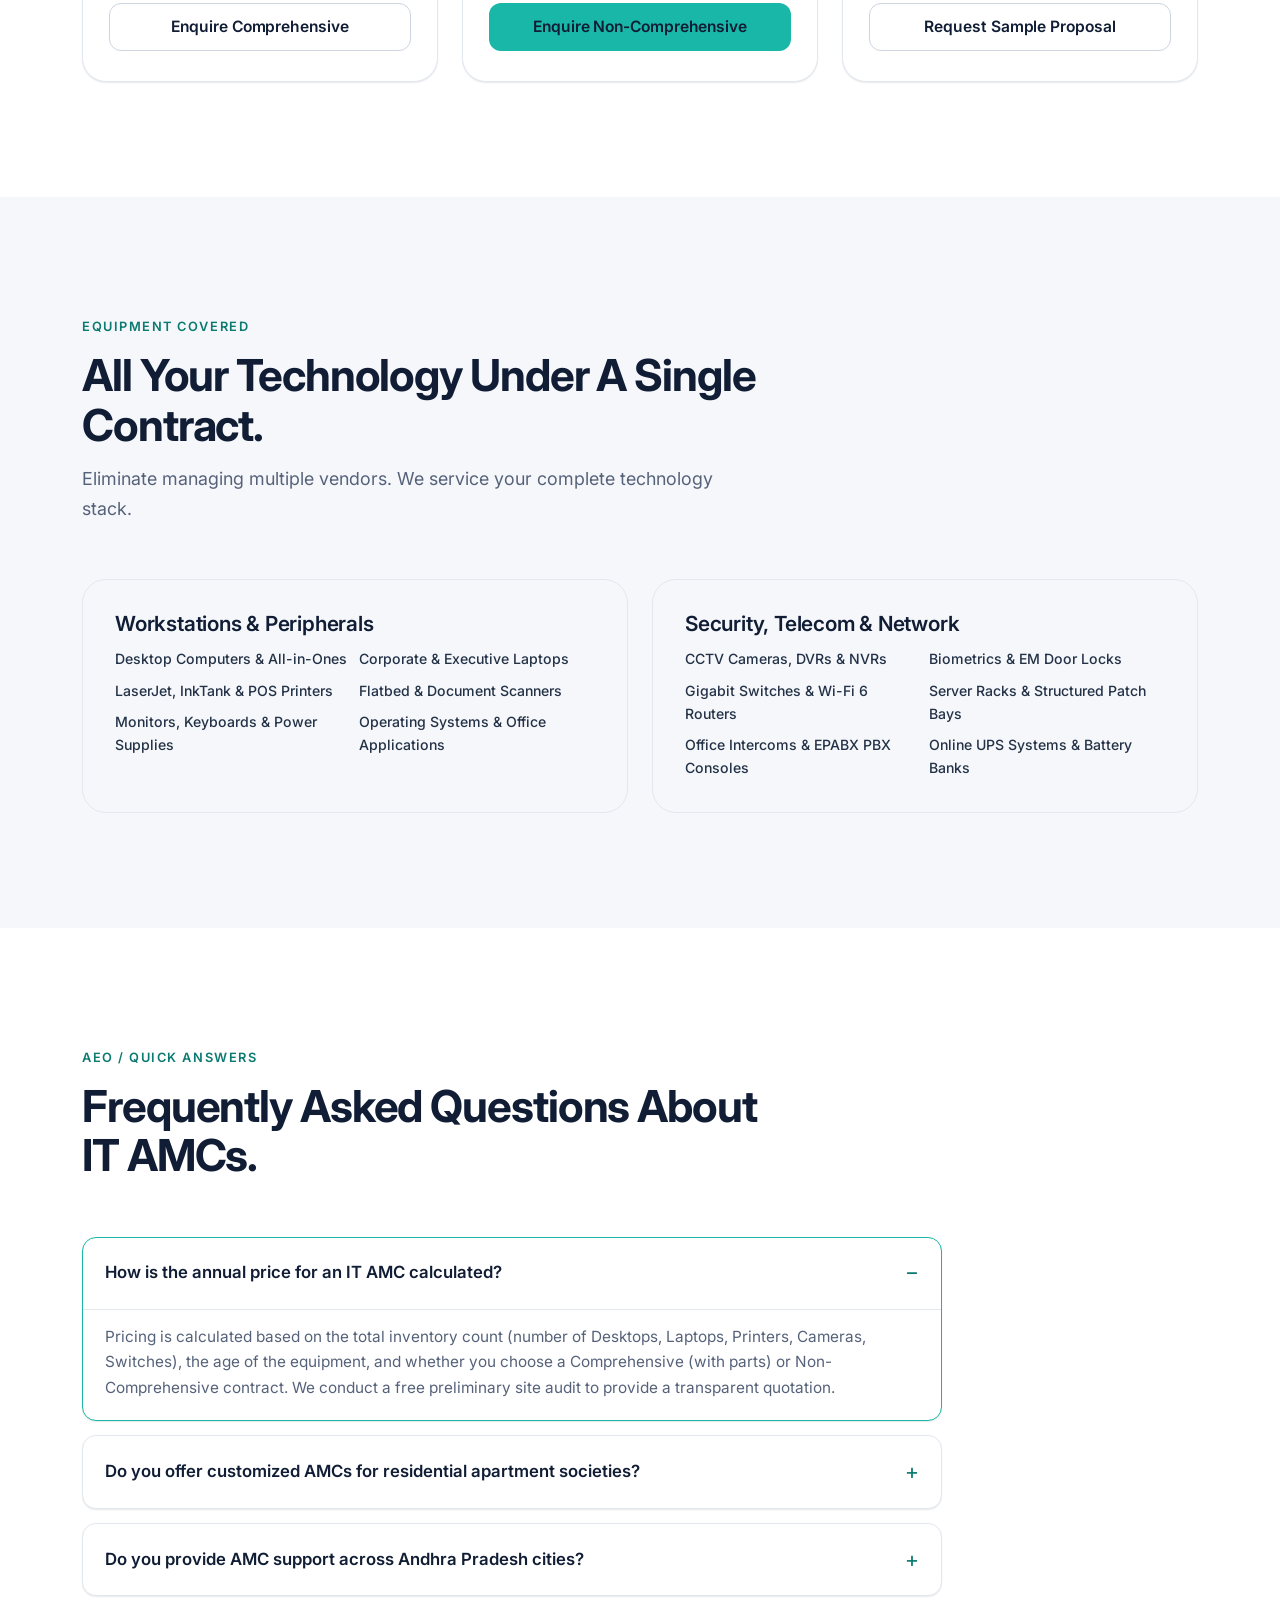
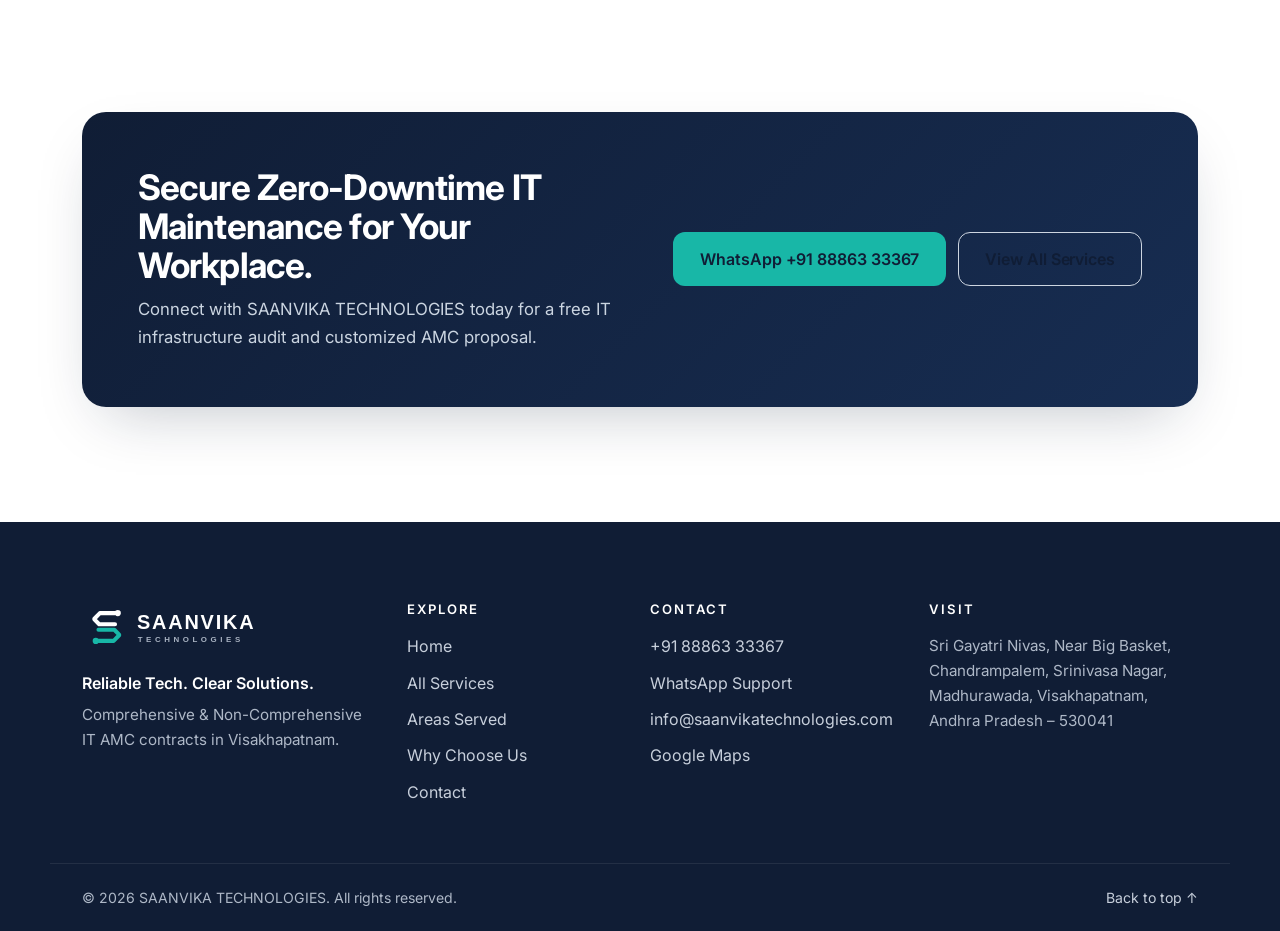
<file: services/it-amc-maintenance.html>
﻿<!doctype html>
<html lang="en-IN">
<head>
  <meta charset="utf-8">
  <meta name="viewport" content="width=device-width, initial-scale=1, viewport-fit=cover">
  <title>Annual Maintenance Contracts (IT AMC) in Visakhapatnam | SAANVIKA TECHNOLOGIES</title>
  <meta name="description" content="Comprehensive &amp; Non-Comprehensive IT AMC contracts for Computers, Laptops, CCTV, Printers, Biometrics, Networking &amp; Intercoms in Madhurawada, Visakhapatnam &amp; AP. Call +91 88863 33367.">
  <meta name="keywords" content="it amc services visakhapatnam, annual maintenance contract madhurawada, computer amc vizag, corporate it maintenance rushikonda it sez, it infrastructure amc brandix atchutapuram, cctv amc mvp colony">
  <meta name="theme-color" content="#101D35">
  <link rel="canonical" href="https://www.saanvikatechnologies.com/services/it-amc-maintenance.html">

  <meta name="geo.region" content="IN-AP">
  <meta name="geo.placename" content="Madhurawada, Visakhapatnam, Andhra Pradesh">
  <meta name="geo.position" content="17.8185;83.3518">
  <meta name="ICBM" content="17.8185, 83.3518">

  <meta property="og:type" content="website">
  <meta property="og:site_name" content="SAANVIKA TECHNOLOGIES">
  <meta property="og:title" content="Annual Maintenance Contracts (IT AMC) — Visakhapatnam">
  <meta property="og:description" content="Zero-downtime IT hardware, CCTV, networking and computer fleet maintenance contracts across Visakhapatnam and Andhra Pradesh.">
  <meta property="og:url" content="https://www.saanvikatechnologies.com/services/it-amc-maintenance.html">
  <meta property="og:image" content="https://www.saanvikatechnologies.com/assets/img/services/it-amc-maintenance.jpg">
  <meta property="og:image:width" content="1200">
  <meta property="og:image:height" content="675">
  <meta property="og:locale" content="en_IN">
  <meta name="twitter:card" content="summary_large_image">

  <link rel="icon" href="../assets/brand/favicon.svg" type="image/svg+xml">
  <link rel="apple-touch-icon" href="../assets/img/apple-touch-icon.png">
  <link rel="manifest" href="../site.webmanifest">

  <link rel="preconnect" href="https://fonts.googleapis.com">
  <link rel="preconnect" href="https://fonts.gstatic.com" crossorigin>
  <link rel="stylesheet" href="https://fonts.googleapis.com/css2?family=Inter:wght@400;500;600;700&display=swap">
  <link rel="stylesheet" href="../assets/css/styles.css">

  <script type="application/ld+json">
  {
    "@context": "https://schema.org",
    "@graph": [
      {
        "@type": "BreadcrumbList",
        "itemListElement": [
          { "@type": "ListItem", "position": 1, "name": "Home", "item": "https://www.saanvikatechnologies.com/" },
          { "@type": "ListItem", "position": 2, "name": "Services", "item": "https://www.saanvikatechnologies.com/#services" },
          { "@type": "ListItem", "position": 3, "name": "Annual Maintenance Contracts (IT AMC)", "item": "https://www.saanvikatechnologies.com/services/it-amc-maintenance.html" }
        ]
      },
      {
        "@type": "Service",
        "@id": "https://www.saanvikatechnologies.com/services/it-amc-maintenance.html#service",
        "name": "Annual Maintenance Contracts (IT AMC)",
        "provider": {
          "@type": "LocalBusiness",
          "name": "SAANVIKA TECHNOLOGIES",
          "telephone": "+91-8886333367",
          "email": "info@saanvikatechnologies.com",
          "address": {
            "@type": "PostalAddress",
            "streetAddress": "Sri Gayatri Nivas, Near Big Basket, Chandrampalem, Madhurawada",
            "addressLocality": "Visakhapatnam",
            "addressRegion": "Andhra Pradesh",
            "postalCode": "530041",
            "addressCountry": "IN"
          }
        },
        "description": "Comprehensive and Non-Comprehensive Annual Maintenance Contracts (AMC) for computers, laptops, printers, CCTV, biometrics, servers, and networks in Visakhapatnam.",
        "areaServed": ["Madhurawada", "Rushikonda IT SEZ", "Brandix Atchutapuram", "PM Palem", "MVP Colony", "Dwaraka Nagar", "Gajuwaka", "Visakhapatnam", "Vizianagaram", "Srikakulam", "Kakinada", "Rajahmundry"]
      },
      {
        "@type": "FAQPage",
        "mainEntity": [
          {
            "@type": "Question",
            "name": "What is the difference between Comprehensive and Non-Comprehensive AMC contracts?",
            "acceptedAnswer": {
              "@type": "Answer",
              "text": "A Comprehensive AMC includes all service labor, routine preventative maintenance visits, and free replacement of failing hardware parts (such as SMPS, RAM, hard drives, cables). A Non-Comprehensive AMC covers all routine checkups and unlimited emergency repair visits, with any needed replacement parts billed separately at actual dealer cost."
            }
          },
          {
            "@type": "Question",
            "name": "What is your typical response time when an AMC client reports a critical breakdown?",
            "acceptedAnswer": {
              "@type": "Answer",
              "text": "For critical business breakdowns (such as server, main switch, billing counter, or CCTV failure), our on-call engineers respond within 2 to 4 business hours across Visakhapatnam."
            }
          },
          {
            "@type": "Question",
            "name": "Can an AMC cover multiple offices or branches in Andhra Pradesh under one contract?",
            "acceptedAnswer": {
              "@type": "Answer",
              "text": "Yes. We manage consolidated enterprise AMC contracts covering multiple offices, retail chains, and manufacturing facilities across Visakhapatnam, Vizianagaram, Srikakulam, Rajahmundry, Kakinada, Paderu, and Araku."
            }
          }
        ]
      }
    ]
  }
  </script>
</head>
<body>
  <a class="skip-link" href="#main">Skip to content</a>

  <header class="site-header" id="top">
    <div class="container header-inner">
      <a class="brand" href="../index.html" aria-label="SAANVIKA TECHNOLOGIES — home">
        <img src="../assets/brand/monogram.svg" alt="" width="36" height="36">
        <span class="brand-text"><span class="brand-name">SAANVIKA</span><span class="brand-sub">TECHNOLOGIES</span></span>
      </a>
      <nav class="nav" aria-label="Primary">
        <ul class="nav-list">
          <li><a href="../index.html#home">Home</a></li>
          <li><a href="../index.html#services" class="active">Services</a></li>
          <li><a href="../index.html#areas">Areas Served</a></li>
          <li><a href="../index.html#why">Why Us</a></li>
          <li><a href="../index.html#faq">FAQs</a></li>
          <li><a href="../index.html#contact">Contact</a></li>
        </ul>
      </nav>
      <div class="header-actions">
        <a class="btn btn-primary btn-sm header-cta" href="https://wa.me/918886333367?text=Hello%20SAANVIKA%20TECHNOLOGIES%2C%20I%20would%20like%20to%20discuss%20an%20IT%20AMC%20contract." target="_blank" rel="noopener">WhatsApp Us</a>
      </div>
    </div>
  </header>

  <main id="main">
    <section class="page-hero">
      <div class="container">
        <ul class="breadcrumbs" aria-label="Breadcrumb">
          <li><a href="../index.html">Home</a></li>
          <li class="sep">/</li>
          <li><a href="../index.html#services">Services</a></li>
          <li class="sep">/</li>
          <li class="current" aria-current="page">Annual Maintenance Contracts (AMC)</li>
        </ul>

        <div class="page-hero-grid">
          <div class="page-hero-copy">
            <div class="s-badges">
              <span class="badge-tag badge-sales">Comprehensive AMC</span>
              <span class="badge-tag badge-service">Non-Comprehensive</span>
              <span class="badge-tag badge-amc">Priority On-Call SLA</span>
            </div>
            <h1>Annual Maintenance Contracts (IT AMC)</h1>
            <p class="page-hero-sub">Proactive Infrastructure Care Across Visakhapatnam &amp; Andhra Pradesh.</p>
            <p class="page-hero-text">Unplanned IT breakdowns paralyze productivity and cost thousands in emergency repairs. SAANVIKA TECHNOLOGIES offers structured, worry-free Annual Maintenance Contracts (AMC) that keep your Desktops, Laptops, Printers, CCTV Cameras, Biometrics, and Network Infrastructure running at peak efficiency 365 days a year.</p>
            <div class="hero-ctas">
              <a class="btn btn-primary btn-lg" href="https://wa.me/918886333367?text=Hello%20SAANVIKA%20TECHNOLOGIES%2C%20I%20would%20like%20a%20quotation%20for%20an%20IT%20AMC%20maintenance%20contract." target="_blank" rel="noopener">
                Enquire on WhatsApp
              </a>
              <a class="btn btn-ghost btn-lg" href="tel:+918886333367">Call +91 88863 33367</a>
            </div>
          </div>
          <div class="page-hero-media">
            <img src="../assets/img/services/it-amc-maintenance.jpg" alt="Certified IT engineer performing preventative hardware maintenance checkup on office workstation" width="600" height="375">
          </div>
        </div>
      </div>
    </section>

    <!-- 3-Pillar Breakdown -->
    <section class="section">
      <div class="container">
        <div class="section-head text-center">
          <p class="eyebrow">Guaranteed Uptime</p>
          <h2>Custom AMC Packages &amp; Service Protocols.</h2>
          <p class="lead">Tailored service level agreements (SLAs) designed for zero business interruptions.</p>
        </div>

        <div class="pillars-grid">
          <div class="pillar-card sales-card">
            <span class="pillar-badge">Comprehensive AMC</span>
            <h3>Parts &amp; Labor Included</h3>
            <p>100% risk-free coverage where all labor and replacement hardware spares are fully covered.</p>
            <ul class="pillar-list">
              <li><strong>Spare Parts Included:</strong> Replacement motherboards, RAM, power supplies &amp; cables covered.</li>
              <li><strong>Zero Additional Labor Cost:</strong> No hidden visitation fees or per-incident charges.</li>
              <li><strong>Priority SLA:</strong> Rapid emergency dispatch within 2-4 business hours for outages.</li>
              <li><strong>Temporary Standby Hardware:</strong> Free loaner computers provided during major component servicing.</li>
            </ul>
            <a class="btn btn-ghost btn-block" href="https://wa.me/918886333367?text=Hello%2C%20I%20would%20like%20pricing%20for%20a%20Comprehensive%20IT%20AMC." target="_blank" rel="noopener">Enquire Comprehensive</a>
          </div>

          <div class="pillar-card service-card-top">
            <span class="pillar-badge">Non-Comprehensive</span>
            <h3>Labor &amp; Preventative Visits</h3>
            <p>Budget-friendly routine servicing with parts billed separately at genuine dealer cost.</p>
            <ul class="pillar-list">
              <li><strong>Scheduled Routine Visits:</strong> Monthly physical inspection, dust extraction &amp; diagnostics.</li>
              <li><strong>Unlimited Breakdown Calls:</strong> Call our field engineers whenever an issue arises.</li>
              <li><strong>Genuine Spares Billing:</strong> You pay actual discounted rates only when a part is replaced.</li>
              <li><strong>Hardware Health Audits:</strong> Early warning reports on hard drive sectors and fan wear.</li>
            </ul>
            <a class="btn btn-primary btn-block" href="https://wa.me/918886333367?text=Hello%2C%20I%20would%20like%20pricing%20for%20a%20Non-Comprehensive%20IT%20AMC." target="_blank" rel="noopener">Enquire Non-Comprehensive</a>
          </div>

          <div class="pillar-card amc-card">
            <span class="pillar-badge">Preventative Protocol</span>
            <h3>Scheduled Maintenance Visits</h3>
            <p>Structured monthly checkups that resolve minor friction before it escalates into equipment failure.</p>
            <ul class="pillar-list">
              <li><strong>Thermal Servicing:</strong> High-pressure blower cleaning &amp; thermal compound refresh on chips.</li>
              <li><strong>OS &amp; Antivirus Updates:</strong> Windows patch updates, driver updates &amp; malware sweeps.</li>
              <li><strong>CCTV &amp; Network Audits:</strong> Checking camera recording continuity &amp; switch port throughput.</li>
              <li><strong>Management Report:</strong> Monthly executive summary detailing equipment health and upgrades.</li>
            </ul>
            <a class="btn btn-ghost btn-block" href="https://wa.me/918886333367?text=Hello%2C%20I%20would%20like%20a%20sample%20IT%20AMC%20proposal%20and%20checklist." target="_blank" rel="noopener">Request Sample Proposal</a>
          </div>
        </div>
      </div>
    </section>

    <!-- Scope of Coverage -->
    <section class="section section-soft">
      <div class="container">
        <div class="section-head">
          <p class="eyebrow">Equipment Covered</p>
          <h2>All Your Technology Under A Single Contract.</h2>
          <p class="lead">Eliminate managing multiple vendors. We service your complete technology stack.</p>
        </div>
        <div class="who-grid">
          <div class="who-card">
            <h3>Workstations &amp; Peripherals</h3>
            <ul class="who-list">
              <li>Desktop Computers &amp; All-in-Ones</li>
              <li>Corporate &amp; Executive Laptops</li>
              <li>LaserJet, InkTank &amp; POS Printers</li>
              <li>Flatbed &amp; Document Scanners</li>
              <li>Monitors, Keyboards &amp; Power Supplies</li>
              <li>Operating Systems &amp; Office Applications</li>
            </ul>
          </div>
          <div class="who-card">
            <h3>Security, Telecom &amp; Network</h3>
            <ul class="who-list">
              <li>CCTV Cameras, DVRs &amp; NVRs</li>
              <li>Biometrics &amp; EM Door Locks</li>
              <li>Gigabit Switches &amp; Wi-Fi 6 Routers</li>
              <li>Server Racks &amp; Structured Patch Bays</li>
              <li>Office Intercoms &amp; EPABX PBX Consoles</li>
              <li>Online UPS Systems &amp; Battery Banks</li>
            </ul>
          </div>
        </div>
      </div>
    </section>

    <!-- FAQ Section (AEO) -->
    <section class="section">
      <div class="container">
        <div class="section-head">
          <p class="eyebrow">AEO / Quick Answers</p>
          <h2>Frequently Asked Questions About IT AMCs.</h2>
        </div>
        <div class="faq-grid">
          <details class="faq-item" open>
            <summary>How is the annual price for an IT AMC calculated?</summary>
            <div class="faq-body">
              Pricing is calculated based on the total inventory count (number of Desktops, Laptops, Printers, Cameras, Switches), the age of the equipment, and whether you choose a Comprehensive (with parts) or Non-Comprehensive contract. We conduct a free preliminary site audit to provide a transparent quotation.
            </div>
          </details>
          <details class="faq-item">
            <summary>Do you offer customized AMCs for residential apartment societies?</summary>
            <div class="faq-body">
              Yes. We provide specialized residential society AMCs focused on CCTV surveillance cameras, security gate intercom systems, clubhouse biometric access, and entry boom barriers.
            </div>
          </details>
          <details class="faq-item">
            <summary>Do you provide AMC support across Andhra Pradesh cities?</summary>
            <div class="faq-body">
              Yes. We support corporate organizations with branch networks across Visakhapatnam, Vizianagaram, Srikakulam, Rajahmundry, Kakinada, Paderu, and Araku under unified service level agreements.
            </div>
          </details>
        </div>
      </div>
    </section>

    <!-- Bottom CTA Banner -->
    <section class="section" style="padding-top:0;">
      <div class="container">
        <div class="service-cta-banner">
          <div>
            <h2>Secure Zero-Downtime IT Maintenance for Your Workplace.</h2>
            <p>Connect with SAANVIKA TECHNOLOGIES today for a free IT infrastructure audit and customized AMC proposal.</p>
          </div>
          <div class="service-cta-actions">
            <a class="btn btn-primary btn-lg" href="https://wa.me/918886333367?text=Hello%20SAANVIKA%20TECHNOLOGIES%2C%20I%20would%20like%20an%20IT%20AMC%20proposal." target="_blank" rel="noopener">WhatsApp +91 88863 33367</a>
            <a class="btn btn-ghost btn-lg" href="../index.html#services">View All Services</a>
          </div>
        </div>
      </div>
    </section>
  </main>

  <footer class="site-footer">
    <div class="container footer-grid">
      <div class="footer-brand">
        <img src="../assets/brand/logo-primary-white.svg" alt="SAANVIKA TECHNOLOGIES" width="220" height="50" loading="lazy">
        <p class="footer-tag">Reliable Tech. Clear Solutions.</p>
        <p class="footer-muted">Comprehensive &amp; Non-Comprehensive IT AMC contracts in Visakhapatnam.</p>
      </div>
      <nav class="footer-col" aria-label="Footer">
        <h3>Explore</h3>
        <ul role="list">
          <li><a href="../index.html#home">Home</a></li>
          <li><a href="../index.html#services">All Services</a></li>
          <li><a href="../index.html#areas">Areas Served</a></li>
          <li><a href="../index.html#why">Why Choose Us</a></li>
          <li><a href="../index.html#contact">Contact</a></li>
        </ul>
      </nav>
      <div class="footer-col">
        <h3>Contact</h3>
        <ul role="list">
          <li><a href="tel:+918886333367">+91 88863 33367</a></li>
          <li><a href="https://wa.me/918886333367" target="_blank" rel="noopener">WhatsApp Support</a></li>
          <li><a href="mailto:info@saanvikatechnologies.com">info@saanvikatechnologies.com</a></li>
          <li><a href="https://maps.app.goo.gl/uBvAg1Kp8fdG1vbHA" target="_blank" rel="noopener">Google Maps</a></li>
        </ul>
      </div>
      <div class="footer-col">
        <h3>Visit</h3>
        <address class="footer-muted">Sri Gayatri Nivas, Near Big Basket, Chandrampalem, Srinivasa Nagar, Madhurawada, Visakhapatnam, Andhra Pradesh – 530041</address>
      </div>
    </div>
    <div class="container footer-bottom">
      <p>© 2026 SAANVIKA TECHNOLOGIES. All rights reserved.</p>
      <a href="#top" class="to-top">Back to top ↑</a>
    </div>
  </footer>

  <div class="action-bar" aria-label="Quick contact">
    <a href="tel:+918886333367">Call Now</a>
    <a class="wa" href="https://wa.me/918886333367?text=Hello%20SAANVIKA%20TECHNOLOGIES%2C%20I%20need%20IT%20AMC%20support." target="_blank" rel="noopener">WhatsApp</a>
  </div>
</body>
</html>
</file>
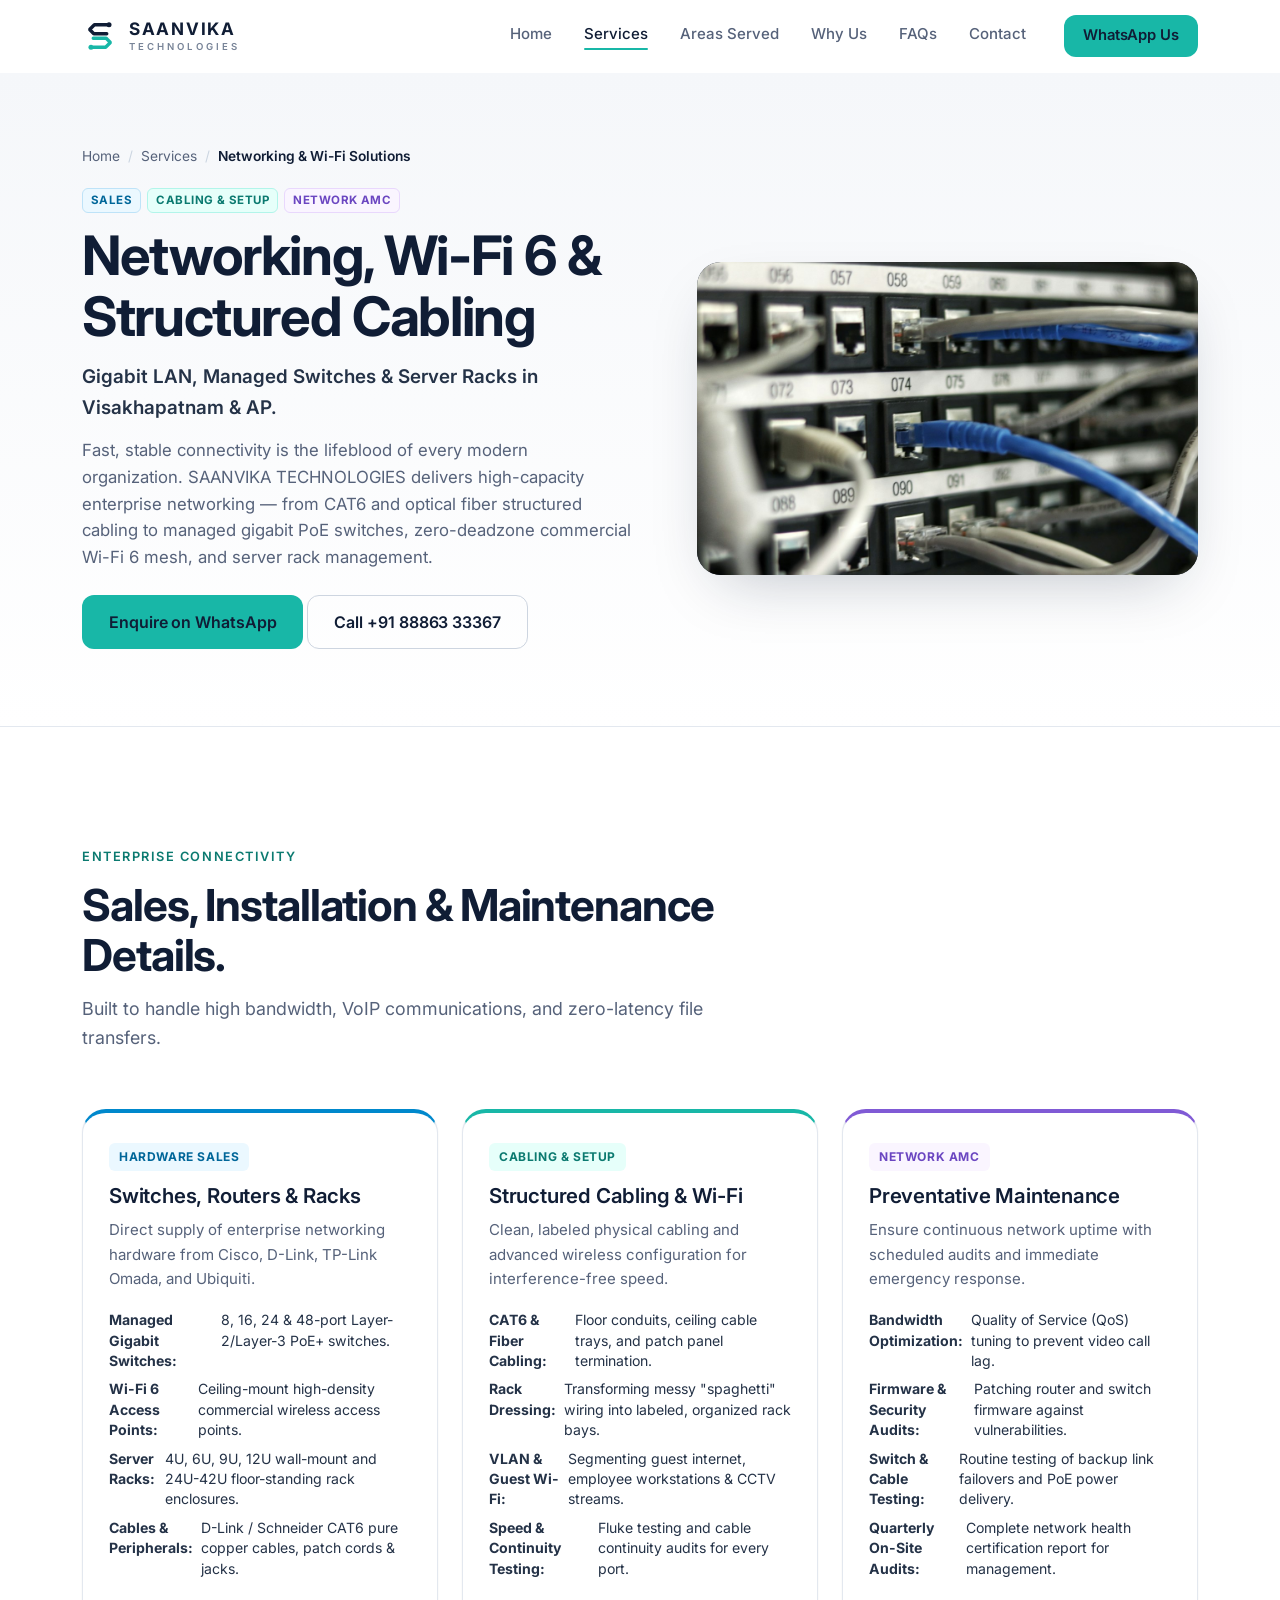
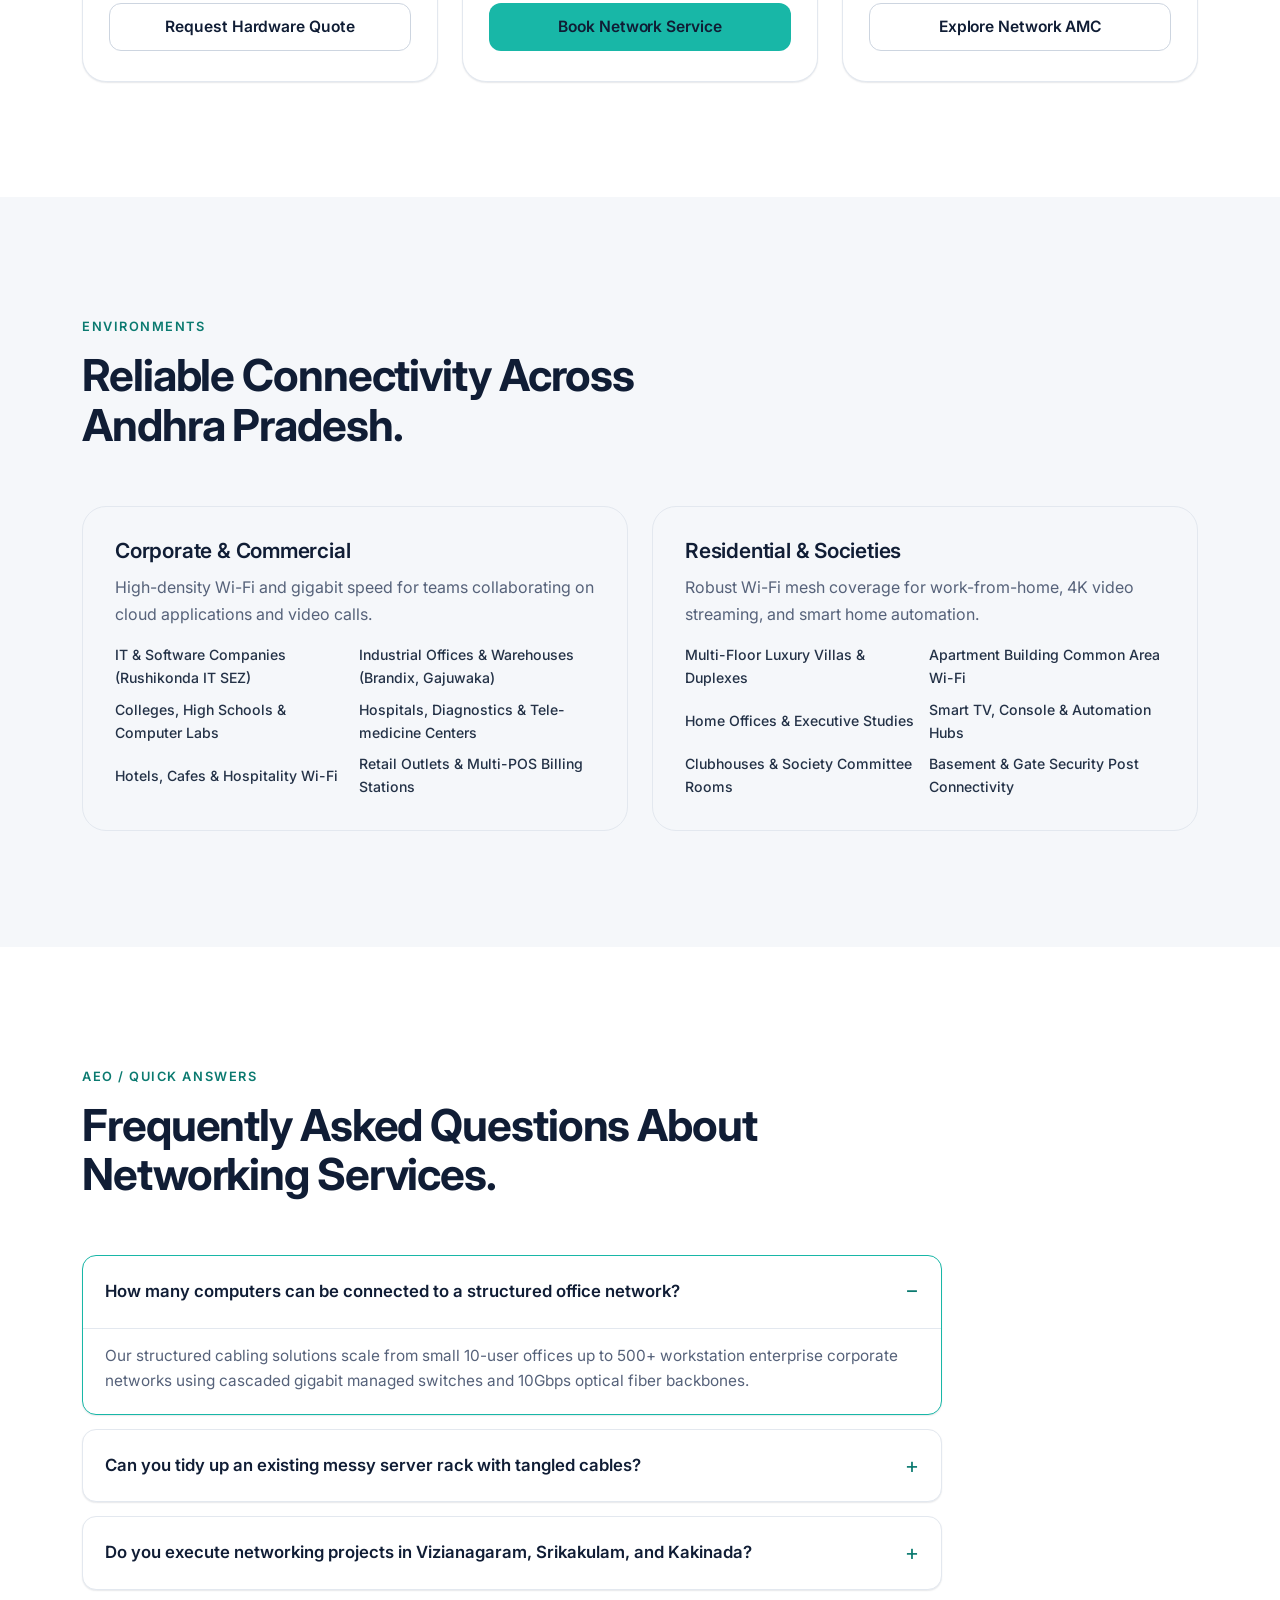
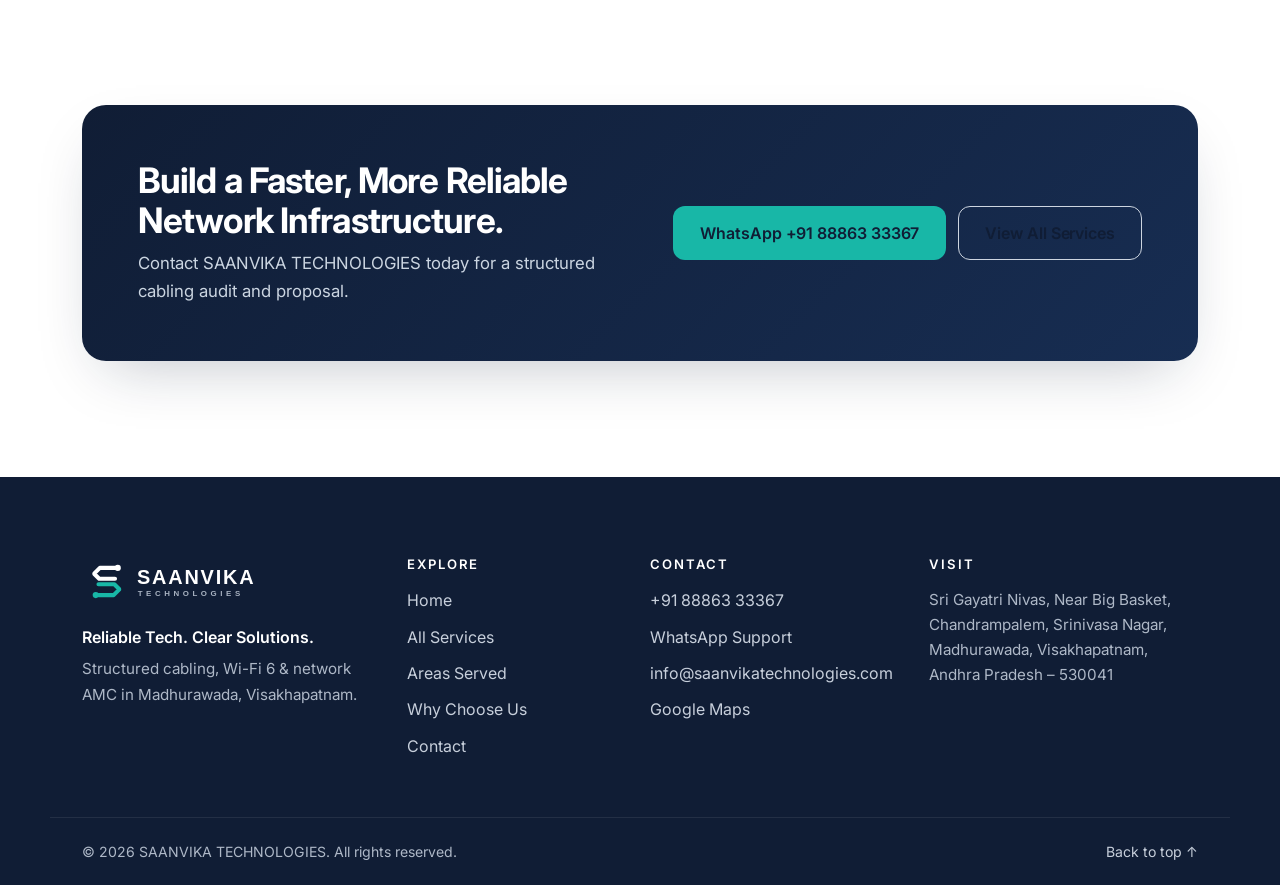
<file: services/networking-wifi-solutions.html>
﻿<!doctype html>
<html lang="en-IN">
<head>
  <meta charset="utf-8">
  <meta name="viewport" content="width=device-width, initial-scale=1, viewport-fit=cover">
  <title>Networking, Wi-Fi 6 &amp; Structured Cabling in Visakhapatnam | SAANVIKA TECHNOLOGIES</title>
  <meta name="description" content="Commercial LAN network cabling, Wi-Fi 6 mesh, gigabit managed switch installation, server rack dressing &amp; network AMC in Madhurawada, Visakhapatnam &amp; AP. Call +91 88863 33367.">
  <meta name="keywords" content="structured cabling visakhapatnam, office wifi setup madhurawada, gigabit switch installation vizag, network cabling rushikonda it sez, cat6 cabling brandix atchutapuram, wifi mesh setup mvp colony">
  <meta name="theme-color" content="#101D35">
  <link rel="canonical" href="https://www.saanvikatechnologies.com/services/networking-wifi-solutions.html">

  <meta name="geo.region" content="IN-AP">
  <meta name="geo.placename" content="Madhurawada, Visakhapatnam, Andhra Pradesh">
  <meta name="geo.position" content="17.8185;83.3518">
  <meta name="ICBM" content="17.8185, 83.3518">

  <meta property="og:type" content="website">
  <meta property="og:site_name" content="SAANVIKA TECHNOLOGIES">
  <meta property="og:title" content="Networking, Wi-Fi 6 &amp; Structured Cabling — Visakhapatnam">
  <meta property="og:description" content="Enterprise wired and wireless network infrastructure, commercial Wi-Fi 6, server rack management, and networking AMCs across Greater Visakhapatnam and AP.">
  <meta property="og:url" content="https://www.saanvikatechnologies.com/services/networking-wifi-solutions.html">
  <meta property="og:image" content="https://www.saanvikatechnologies.com/assets/img/services/networking-wifi-solutions.jpg">
  <meta property="og:image:width" content="1200">
  <meta property="og:image:height" content="675">
  <meta property="og:locale" content="en_IN">
  <meta name="twitter:card" content="summary_large_image">

  <link rel="icon" href="../assets/brand/favicon.svg" type="image/svg+xml">
  <link rel="apple-touch-icon" href="../assets/img/apple-touch-icon.png">
  <link rel="manifest" href="../site.webmanifest">

  <link rel="preconnect" href="https://fonts.googleapis.com">
  <link rel="preconnect" href="https://fonts.gstatic.com" crossorigin>
  <link rel="stylesheet" href="https://fonts.googleapis.com/css2?family=Inter:wght@400;500;600;700&display=swap">
  <link rel="stylesheet" href="../assets/css/styles.css">

  <script type="application/ld+json">
  {
    "@context": "https://schema.org",
    "@graph": [
      {
        "@type": "BreadcrumbList",
        "itemListElement": [
          { "@type": "ListItem", "position": 1, "name": "Home", "item": "https://www.saanvikatechnologies.com/" },
          { "@type": "ListItem", "position": 2, "name": "Services", "item": "https://www.saanvikatechnologies.com/#services" },
          { "@type": "ListItem", "position": 3, "name": "Networking, Wi-Fi 6 & Structured Cabling", "item": "https://www.saanvikatechnologies.com/services/networking-wifi-solutions.html" }
        ]
      },
      {
        "@type": "Service",
        "@id": "https://www.saanvikatechnologies.com/services/networking-wifi-solutions.html#service",
        "name": "Networking, Wi-Fi 6 & Structured Cabling Services",
        "provider": {
          "@type": "LocalBusiness",
          "name": "SAANVIKA TECHNOLOGIES",
          "telephone": "+91-8886333367",
          "email": "info@saanvikatechnologies.com",
          "address": {
            "@type": "PostalAddress",
            "streetAddress": "Sri Gayatri Nivas, Near Big Basket, Chandrampalem, Madhurawada",
            "addressLocality": "Visakhapatnam",
            "addressRegion": "Andhra Pradesh",
            "postalCode": "530041",
            "addressCountry": "IN"
          }
        },
        "description": "Commercial structured LAN cabling (CAT6 & Fiber), managed gigabit switches, enterprise Wi-Fi 6 mesh setups, and network AMC maintenance in Visakhapatnam.",
        "areaServed": ["Madhurawada", "Rushikonda IT SEZ", "Brandix Atchutapuram", "PM Palem", "MVP Colony", "Dwaraka Nagar", "Gajuwaka", "Visakhapatnam", "Vizianagaram", "Srikakulam", "Kakinada", "Rajahmundry"]
      },
      {
        "@type": "FAQPage",
        "mainEntity": [
          {
            "@type": "Question",
            "name": "Why is structured CAT6 cabling better than standard loose network cables for an office?",
            "acceptedAnswer": {
              "@type": "Answer",
              "text": "Structured cabling terminates all network points into a central patch panel inside a locked server rack. This prevents cross-talk interference, minimizes connection dropouts, supports full 1Gbps-10Gbps speeds, and makes future office expansions fast and organized."
            }
          },
          {
            "@type": "Question",
            "name": "Can you eliminate Wi-Fi dead zones in large multi-floor buildings or luxury apartments?",
            "acceptedAnswer": {
              "@type": "Answer",
              "text": "Yes. We design enterprise Wi-Fi 6 Mesh networks with hardwired access points that provide seamless roaming under a single network name (SSID) across all floors, gardens, and meeting rooms with zero dropped Zoom or Teams calls."
            }
          },
          {
            "@type": "Question",
            "name": "Do you provide network maintenance contracts (AMC) for corporate IT infrastructure?",
            "acceptedAnswer": {
              "@type": "Answer",
              "text": "Yes. Our Network AMC contracts include regular bandwidth audits, router and firewall firmware upgrades, server rack cleaning and cable dressing, and priority on-site troubleshooting for network outages."
            }
          }
        ]
      }
    ]
  }
  </script>
</head>
<body>
  <a class="skip-link" href="#main">Skip to content</a>

  <header class="site-header" id="top">
    <div class="container header-inner">
      <a class="brand" href="../index.html" aria-label="SAANVIKA TECHNOLOGIES — home">
        <img src="../assets/brand/monogram.svg" alt="" width="36" height="36">
        <span class="brand-text"><span class="brand-name">SAANVIKA</span><span class="brand-sub">TECHNOLOGIES</span></span>
      </a>
      <nav class="nav" aria-label="Primary">
        <ul class="nav-list">
          <li><a href="../index.html#home">Home</a></li>
          <li><a href="../index.html#services" class="active">Services</a></li>
          <li><a href="../index.html#areas">Areas Served</a></li>
          <li><a href="../index.html#why">Why Us</a></li>
          <li><a href="../index.html#faq">FAQs</a></li>
          <li><a href="../index.html#contact">Contact</a></li>
        </ul>
      </nav>
      <div class="header-actions">
        <a class="btn btn-primary btn-sm header-cta" href="https://wa.me/918886333367?text=Hello%20SAANVIKA%20TECHNOLOGIES%2C%20I%20need%20Networking%20or%20Wi-Fi%20support." target="_blank" rel="noopener">WhatsApp Us</a>
      </div>
    </div>
  </header>

  <main id="main">
    <section class="page-hero">
      <div class="container">
        <ul class="breadcrumbs" aria-label="Breadcrumb">
          <li><a href="../index.html">Home</a></li>
          <li class="sep">/</li>
          <li><a href="../index.html#services">Services</a></li>
          <li class="sep">/</li>
          <li class="current" aria-current="page">Networking &amp; Wi-Fi Solutions</li>
        </ul>

        <div class="page-hero-grid">
          <div class="page-hero-copy">
            <div class="s-badges">
              <span class="badge-tag badge-sales">Sales</span>
              <span class="badge-tag badge-service">Cabling &amp; Setup</span>
              <span class="badge-tag badge-amc">Network AMC</span>
            </div>
            <h1>Networking, Wi-Fi 6 &amp; Structured Cabling</h1>
            <p class="page-hero-sub">Gigabit LAN, Managed Switches &amp; Server Racks in Visakhapatnam &amp; AP.</p>
            <p class="page-hero-text">Fast, stable connectivity is the lifeblood of every modern organization. SAANVIKA TECHNOLOGIES delivers high-capacity enterprise networking — from CAT6 and optical fiber structured cabling to managed gigabit PoE switches, zero-deadzone commercial Wi-Fi 6 mesh, and server rack management.</p>
            <div class="hero-ctas">
              <a class="btn btn-primary btn-lg" href="https://wa.me/918886333367?text=Hello%20SAANVIKA%20TECHNOLOGIES%2C%20I%20would%20like%20to%20enquire%20about%20Office%20Networking%20and%20Wi-Fi%20setup." target="_blank" rel="noopener">
                Enquire on WhatsApp
              </a>
              <a class="btn btn-ghost btn-lg" href="tel:+918886333367">Call +91 88863 33367</a>
            </div>
          </div>
          <div class="page-hero-media">
            <img src="../assets/img/services/networking-wifi-solutions.jpg" alt="Enterprise structured cabling patch panel and server rack gigabit switches" width="600" height="375">
          </div>
        </div>
      </div>
    </section>

    <!-- 3-Pillar Breakdown -->
    <section class="section">
      <div class="container">
        <div class="section-head text-center">
          <p class="eyebrow">Enterprise Connectivity</p>
          <h2>Sales, Installation &amp; Maintenance Details.</h2>
          <p class="lead">Built to handle high bandwidth, VoIP communications, and zero-latency file transfers.</p>
        </div>

        <div class="pillars-grid">
          <div class="pillar-card sales-card">
            <span class="pillar-badge">Hardware Sales</span>
            <h3>Switches, Routers &amp; Racks</h3>
            <p>Direct supply of enterprise networking hardware from Cisco, D-Link, TP-Link Omada, and Ubiquiti.</p>
            <ul class="pillar-list">
              <li><strong>Managed Gigabit Switches:</strong> 8, 16, 24 &amp; 48-port Layer-2/Layer-3 PoE+ switches.</li>
              <li><strong>Wi-Fi 6 Access Points:</strong> Ceiling-mount high-density commercial wireless access points.</li>
              <li><strong>Server Racks:</strong> 4U, 6U, 9U, 12U wall-mount and 24U-42U floor-standing rack enclosures.</li>
              <li><strong>Cables &amp; Peripherals:</strong> D-Link / Schneider CAT6 pure copper cables, patch cords &amp; jacks.</li>
            </ul>
            <a class="btn btn-ghost btn-block" href="https://wa.me/918886333367?text=Hello%2C%20I%20am%20interested%20in%20purchasing%20networking%20hardware." target="_blank" rel="noopener">Request Hardware Quote</a>
          </div>

          <div class="pillar-card service-card-top">
            <span class="pillar-badge">Cabling &amp; Setup</span>
            <h3>Structured Cabling &amp; Wi-Fi</h3>
            <p>Clean, labeled physical cabling and advanced wireless configuration for interference-free speed.</p>
            <ul class="pillar-list">
              <li><strong>CAT6 &amp; Fiber Cabling:</strong> Floor conduits, ceiling cable trays, and patch panel termination.</li>
              <li><strong>Rack Dressing:</strong> Transforming messy "spaghetti" wiring into labeled, organized rack bays.</li>
              <li><strong>VLAN &amp; Guest Wi-Fi:</strong> Segmenting guest internet, employee workstations &amp; CCTV streams.</li>
              <li><strong>Speed &amp; Continuity Testing:</strong> Fluke testing and cable continuity audits for every port.</li>
            </ul>
            <a class="btn btn-primary btn-block" href="https://wa.me/918886333367?text=Hello%2C%20I%20need%20structured%20cabling%20or%20Wi-Fi%20installation%20service." target="_blank" rel="noopener">Book Network Service</a>
          </div>

          <div class="pillar-card amc-card">
            <span class="pillar-badge">Network AMC</span>
            <h3>Preventative Maintenance</h3>
            <p>Ensure continuous network uptime with scheduled audits and immediate emergency response.</p>
            <ul class="pillar-list">
              <li><strong>Bandwidth Optimization:</strong> Quality of Service (QoS) tuning to prevent video call lag.</li>
              <li><strong>Firmware &amp; Security Audits:</strong> Patching router and switch firmware against vulnerabilities.</li>
              <li><strong>Switch &amp; Cable Testing:</strong> Routine testing of backup link failovers and PoE power delivery.</li>
              <li><strong>Quarterly On-Site Audits:</strong> Complete network health certification report for management.</li>
            </ul>
            <a class="btn btn-ghost btn-block" href="https://wa.me/918886333367?text=Hello%2C%20I%20would%20like%20to%20discuss%20a%20Network%20AMC%20contract." target="_blank" rel="noopener">Explore Network AMC</a>
          </div>
        </div>
      </div>
    </section>

    <!-- Who We Serve -->
    <section class="section section-soft">
      <div class="container">
        <div class="section-head">
          <p class="eyebrow">Environments</p>
          <h2>Reliable Connectivity Across Andhra Pradesh.</h2>
        </div>
        <div class="who-grid">
          <div class="who-card">
            <h3>Corporate &amp; Commercial</h3>
            <p>High-density Wi-Fi and gigabit speed for teams collaborating on cloud applications and video calls.</p>
            <ul class="who-list">
              <li>IT &amp; Software Companies (Rushikonda IT SEZ)</li>
              <li>Industrial Offices &amp; Warehouses (Brandix, Gajuwaka)</li>
              <li>Colleges, High Schools &amp; Computer Labs</li>
              <li>Hospitals, Diagnostics &amp; Tele-medicine Centers</li>
              <li>Hotels, Cafes &amp; Hospitality Wi-Fi</li>
              <li>Retail Outlets &amp; Multi-POS Billing Stations</li>
            </ul>
          </div>
          <div class="who-card">
            <h3>Residential &amp; Societies</h3>
            <p>Robust Wi-Fi mesh coverage for work-from-home, 4K video streaming, and smart home automation.</p>
            <ul class="who-list">
              <li>Multi-Floor Luxury Villas &amp; Duplexes</li>
              <li>Apartment Building Common Area Wi-Fi</li>
              <li>Home Offices &amp; Executive Studies</li>
              <li>Smart TV, Console &amp; Automation Hubs</li>
              <li>Clubhouses &amp; Society Committee Rooms</li>
              <li>Basement &amp; Gate Security Post Connectivity</li>
            </ul>
          </div>
        </div>
      </div>
    </section>

    <!-- FAQ Section (AEO) -->
    <section class="section">
      <div class="container">
        <div class="section-head">
          <p class="eyebrow">AEO / Quick Answers</p>
          <h2>Frequently Asked Questions About Networking Services.</h2>
        </div>
        <div class="faq-grid">
          <details class="faq-item" open>
            <summary>How many computers can be connected to a structured office network?</summary>
            <div class="faq-body">
              Our structured cabling solutions scale from small 10-user offices up to 500+ workstation enterprise corporate networks using cascaded gigabit managed switches and 10Gbps optical fiber backbones.
            </div>
          </details>
          <details class="faq-item">
            <summary>Can you tidy up an existing messy server rack with tangled cables?</summary>
            <div class="faq-body">
              Yes. We specialize in network rack cleanup and dressing. We re-terminate damaged wires, install horizontal cable managers, replace over-length cables with color-coded custom patch cords, and clearly label every switch port.
            </div>
          </details>
          <details class="faq-item">
            <summary>Do you execute networking projects in Vizianagaram, Srikakulam, and Kakinada?</summary>
            <div class="faq-body">
              Yes. Our network engineering teams execute structured cabling and commercial Wi-Fi installations across Visakhapatnam, Vizianagaram, Srikakulam, Rajahmundry, Kakinada, Paderu, and Araku.
            </div>
          </details>
        </div>
      </div>
    </section>

    <!-- Bottom CTA Banner -->
    <section class="section" style="padding-top:0;">
      <div class="container">
        <div class="service-cta-banner">
          <div>
            <h2>Build a Faster, More Reliable Network Infrastructure.</h2>
            <p>Contact SAANVIKA TECHNOLOGIES today for a structured cabling audit and proposal.</p>
          </div>
          <div class="service-cta-actions">
            <a class="btn btn-primary btn-lg" href="https://wa.me/918886333367?text=Hello%20SAANVIKA%20TECHNOLOGIES%2C%20I%20need%20a%20networking%20proposal." target="_blank" rel="noopener">WhatsApp +91 88863 33367</a>
            <a class="btn btn-ghost btn-lg" href="../index.html#services">View All Services</a>
          </div>
        </div>
      </div>
    </section>
  </main>

  <footer class="site-footer">
    <div class="container footer-grid">
      <div class="footer-brand">
        <img src="../assets/brand/logo-primary-white.svg" alt="SAANVIKA TECHNOLOGIES" width="220" height="50" loading="lazy">
        <p class="footer-tag">Reliable Tech. Clear Solutions.</p>
        <p class="footer-muted">Structured cabling, Wi-Fi 6 &amp; network AMC in Madhurawada, Visakhapatnam.</p>
      </div>
      <nav class="footer-col" aria-label="Footer">
        <h3>Explore</h3>
        <ul role="list">
          <li><a href="../index.html#home">Home</a></li>
          <li><a href="../index.html#services">All Services</a></li>
          <li><a href="../index.html#areas">Areas Served</a></li>
          <li><a href="../index.html#why">Why Choose Us</a></li>
          <li><a href="../index.html#contact">Contact</a></li>
        </ul>
      </nav>
      <div class="footer-col">
        <h3>Contact</h3>
        <ul role="list">
          <li><a href="tel:+918886333367">+91 88863 33367</a></li>
          <li><a href="https://wa.me/918886333367" target="_blank" rel="noopener">WhatsApp Support</a></li>
          <li><a href="mailto:info@saanvikatechnologies.com">info@saanvikatechnologies.com</a></li>
          <li><a href="https://maps.app.goo.gl/uBvAg1Kp8fdG1vbHA" target="_blank" rel="noopener">Google Maps</a></li>
        </ul>
      </div>
      <div class="footer-col">
        <h3>Visit</h3>
        <address class="footer-muted">Sri Gayatri Nivas, Near Big Basket, Chandrampalem, Srinivasa Nagar, Madhurawada, Visakhapatnam, Andhra Pradesh – 530041</address>
      </div>
    </div>
    <div class="container footer-bottom">
      <p>© 2026 SAANVIKA TECHNOLOGIES. All rights reserved.</p>
      <a href="#top" class="to-top">Back to top ↑</a>
    </div>
  </footer>

  <div class="action-bar" aria-label="Quick contact">
    <a href="tel:+918886333367">Call Now</a>
    <a class="wa" href="https://wa.me/918886333367?text=Hello%20SAANVIKA%20TECHNOLOGIES%2C%20I%20need%20networking%20support." target="_blank" rel="noopener">WhatsApp</a>
  </div>
</body>
</html>
</file>
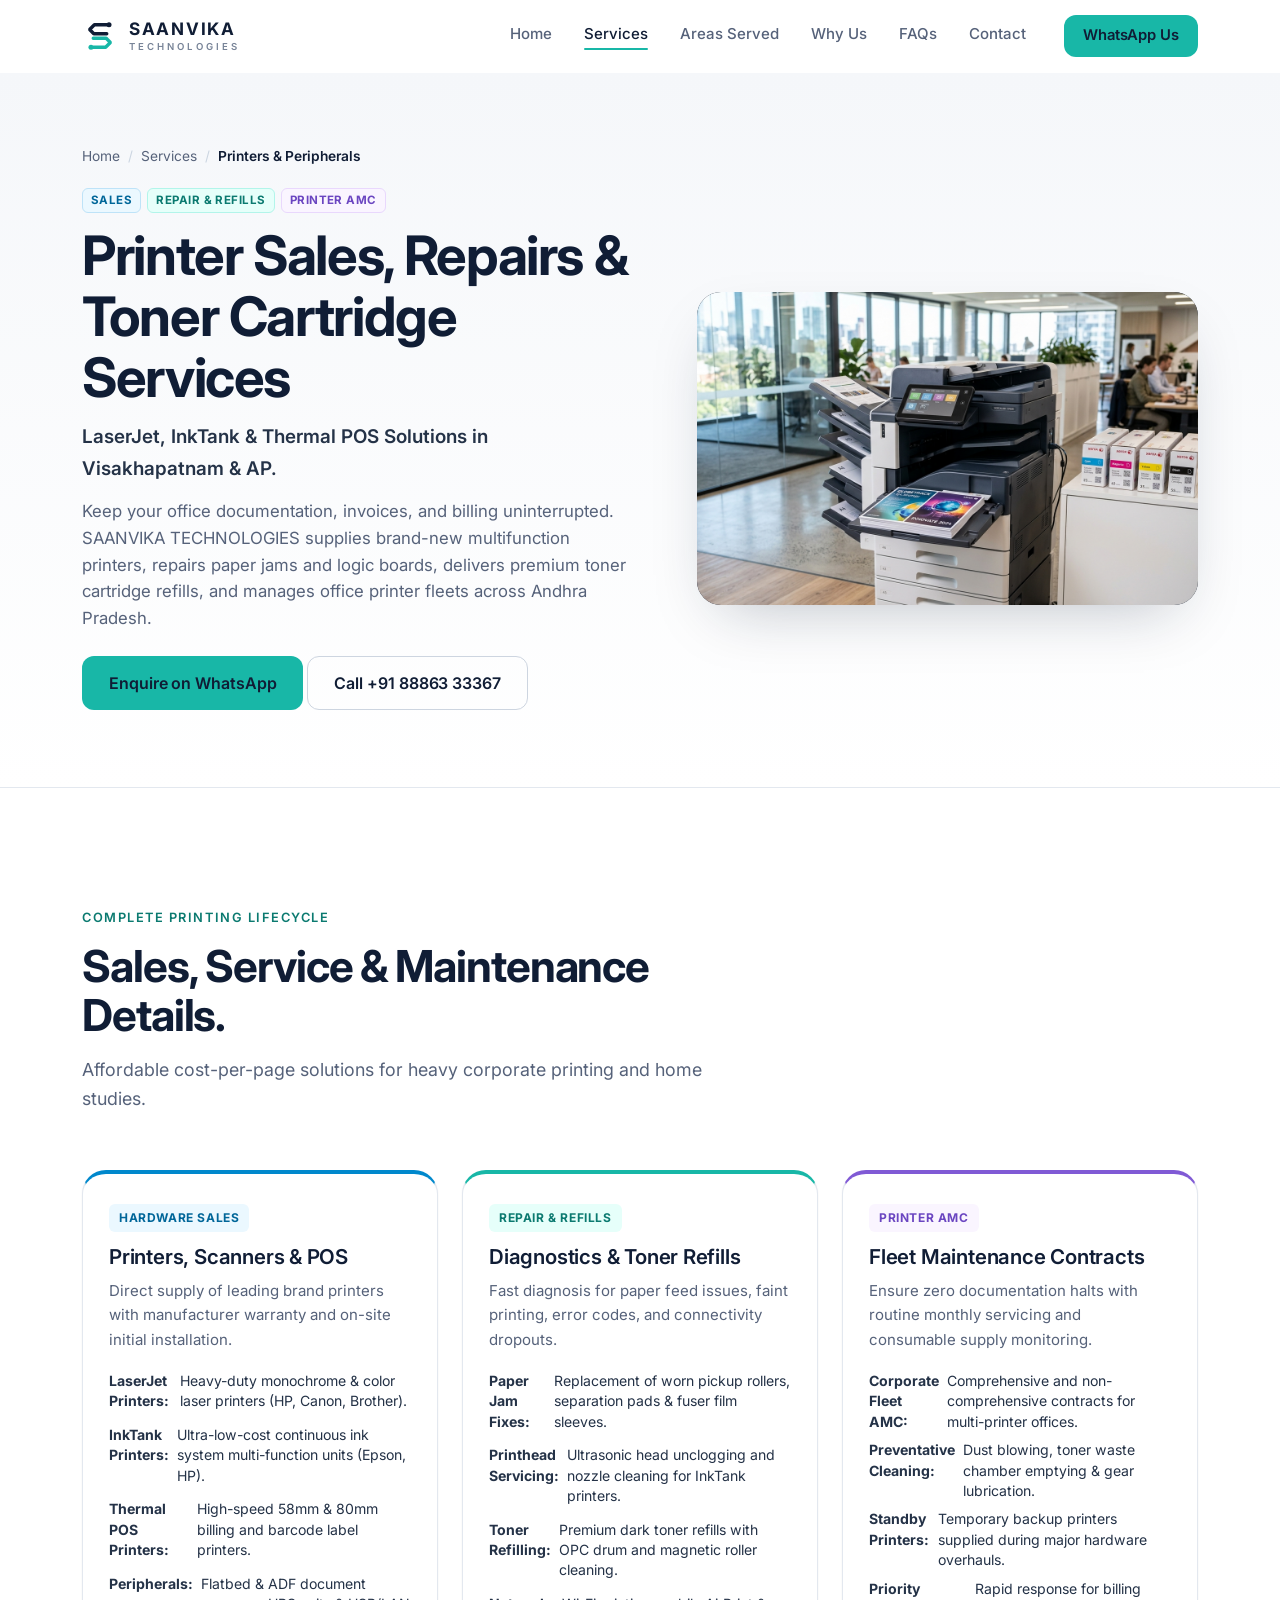
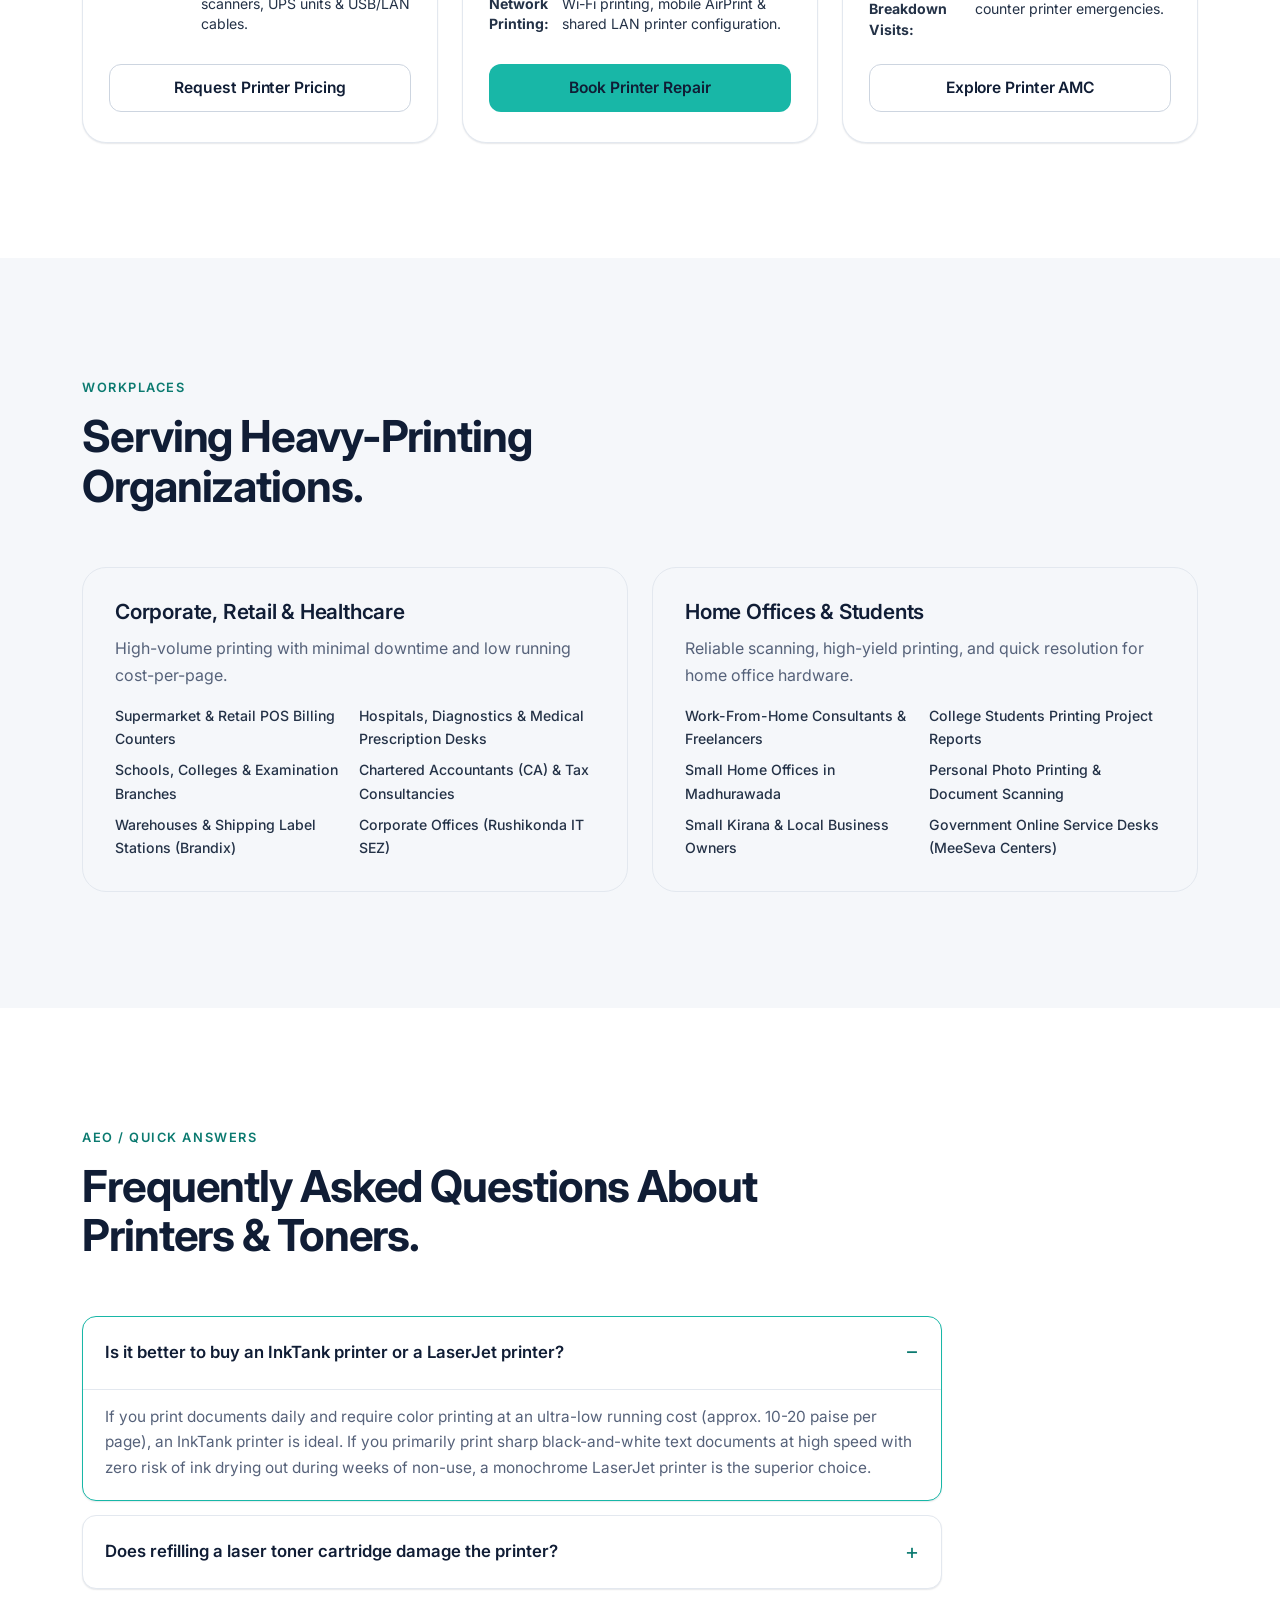
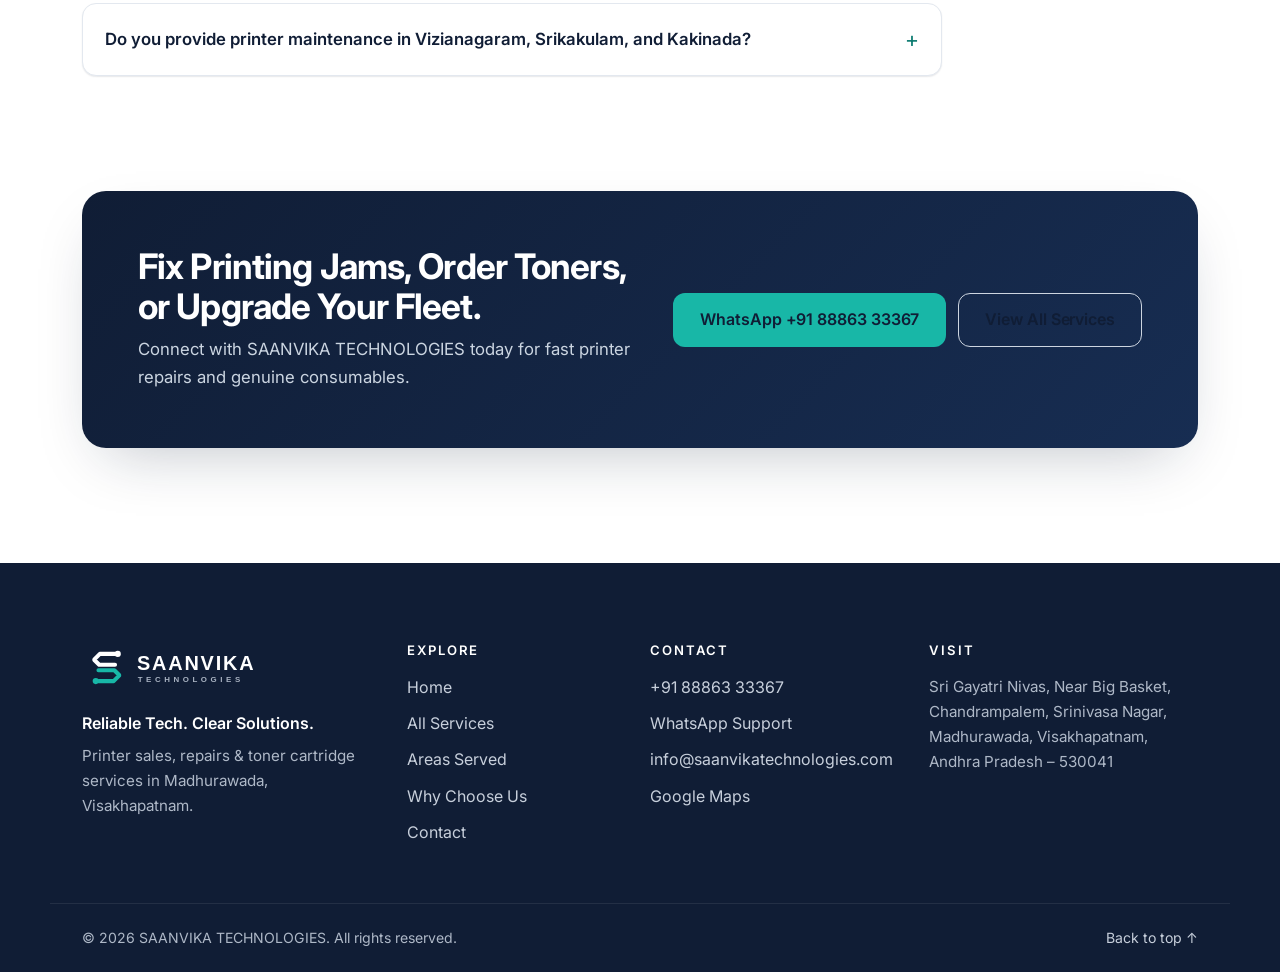
<file: services/printers-peripherals.html>
﻿<!doctype html>
<html lang="en-IN">
<head>
  <meta charset="utf-8">
  <meta name="viewport" content="width=device-width, initial-scale=1, viewport-fit=cover">
  <title>Printer Sales, Repair &amp; Toner Cartridge Services in Visakhapatnam | SAANVIKA TECHNOLOGIES</title>
  <meta name="description" content="LaserJet, InkTank &amp; Thermal POS printer sales, paper jam repairs, print head cleaning, toner refilling &amp; printer AMC in Madhurawada, Visakhapatnam &amp; AP. Call +91 88863 33367.">
  <meta name="keywords" content="printer repair visakhapatnam, laserjet printer sales madhurawada, toner refilling vizag, printer service rushikonda it sez, thermal pos printer brandix atchutapuram, hp epson canon printer repair mvp colony">
  <meta name="theme-color" content="#101D35">
  <link rel="canonical" href="https://www.saanvikatechnologies.com/services/printers-peripherals.html">

  <meta name="geo.region" content="IN-AP">
  <meta name="geo.placename" content="Madhurawada, Visakhapatnam, Andhra Pradesh">
  <meta name="geo.position" content="17.8185;83.3518">
  <meta name="ICBM" content="17.8185, 83.3518">

  <meta property="og:type" content="website">
  <meta property="og:site_name" content="SAANVIKA TECHNOLOGIES">
  <meta property="og:title" content="Printer Sales, Repairs &amp; Toner Refilling — Visakhapatnam">
  <meta property="og:description" content="Commercial &amp; home printer sales, cartridge toner refilling, paper jam repairs, and printer AMC maintenance in Visakhapatnam and Andhra Pradesh.">
  <meta property="og:url" content="https://www.saanvikatechnologies.com/services/printers-peripherals.html">
  <meta property="og:image" content="https://www.saanvikatechnologies.com/assets/img/services/printers-peripherals.jpg">
  <meta property="og:image:width" content="1200">
  <meta property="og:image:height" content="675">
  <meta property="og:locale" content="en_IN">
  <meta name="twitter:card" content="summary_large_image">

  <link rel="icon" href="../assets/brand/favicon.svg" type="image/svg+xml">
  <link rel="apple-touch-icon" href="../assets/img/apple-touch-icon.png">
  <link rel="manifest" href="../site.webmanifest">

  <link rel="preconnect" href="https://fonts.googleapis.com">
  <link rel="preconnect" href="https://fonts.gstatic.com" crossorigin>
  <link rel="stylesheet" href="https://fonts.googleapis.com/css2?family=Inter:wght@400;500;600;700&display=swap">
  <link rel="stylesheet" href="../assets/css/styles.css">

  <script type="application/ld+json">
  {
    "@context": "https://schema.org",
    "@graph": [
      {
        "@type": "BreadcrumbList",
        "itemListElement": [
          { "@type": "ListItem", "position": 1, "name": "Home", "item": "https://www.saanvikatechnologies.com/" },
          { "@type": "ListItem", "position": 2, "name": "Services", "item": "https://www.saanvikatechnologies.com/#services" },
          { "@type": "ListItem", "position": 3, "name": "Printers & Peripherals", "item": "https://www.saanvikatechnologies.com/services/printers-peripherals.html" }
        ]
      },
      {
        "@type": "Service",
        "@id": "https://www.saanvikatechnologies.com/services/printers-peripherals.html#service",
        "name": "Printer Sales, Repair & Toner Services",
        "provider": {
          "@type": "LocalBusiness",
          "name": "SAANVIKA TECHNOLOGIES",
          "telephone": "+91-8886333367",
          "email": "info@saanvikatechnologies.com",
          "address": {
            "@type": "PostalAddress",
            "streetAddress": "Sri Gayatri Nivas, Near Big Basket, Chandrampalem, Madhurawada",
            "addressLocality": "Visakhapatnam",
            "addressRegion": "Andhra Pradesh",
            "postalCode": "530041",
            "addressCountry": "IN"
          }
        },
        "description": "Sales, servicing, logic board repairs, toner cartridge refilling, and fleet AMC contracts for HP, Canon, Epson, and Brother printers in Visakhapatnam.",
        "areaServed": ["Madhurawada", "Rushikonda IT SEZ", "Brandix Atchutapuram", "PM Palem", "MVP Colony", "Dwaraka Nagar", "Gajuwaka", "Visakhapatnam", "Vizianagaram", "Srikakulam", "Kakinada", "Rajahmundry"]
      },
      {
        "@type": "FAQPage",
        "mainEntity": [
          {
            "@type": "Question",
            "name": "What printer brands do you repair and service in Visakhapatnam?",
            "acceptedAnswer": {
              "@type": "Answer",
              "text": "We service and repair all major printer brands including HP LaserJet, Canon imageCLASS, Epson EcoTank, Brother, TVS, and thermal POS receipt printers."
            }
          },
          {
            "@type": "Question",
            "name": "Do you provide toner cartridge refilling with door pickup in Madhurawada?",
            "acceptedAnswer": {
              "@type": "Answer",
              "text": "Yes. We use premium high-yield micro-fine toner powder that delivers dark, streak-free prints with OEM-level page yield, complete with magnetic roller cleaning and drum replacement if required."
            }
          },
          {
            "@type": "Question",
            "name": "Why is my printer constantly pulling multiple sheets of paper or jamming?",
            "acceptedAnswer": {
              "@type": "Answer",
              "text": "Paper jams and multiple sheet pulls are typically caused by worn-out paper pickup rollers or dried-up rubber pads. Replacing or cleaning the feed roller restores smooth, single-sheet feeding immediately."
            }
          }
        ]
      }
    ]
  }
  </script>
</head>
<body>
  <a class="skip-link" href="#main">Skip to content</a>

  <header class="site-header" id="top">
    <div class="container header-inner">
      <a class="brand" href="../index.html" aria-label="SAANVIKA TECHNOLOGIES — home">
        <img src="../assets/brand/monogram.svg" alt="" width="36" height="36">
        <span class="brand-text"><span class="brand-name">SAANVIKA</span><span class="brand-sub">TECHNOLOGIES</span></span>
      </a>
      <nav class="nav" aria-label="Primary">
        <ul class="nav-list">
          <li><a href="../index.html#home">Home</a></li>
          <li><a href="../index.html#services" class="active">Services</a></li>
          <li><a href="../index.html#areas">Areas Served</a></li>
          <li><a href="../index.html#why">Why Us</a></li>
          <li><a href="../index.html#faq">FAQs</a></li>
          <li><a href="../index.html#contact">Contact</a></li>
        </ul>
      </nav>
      <div class="header-actions">
        <a class="btn btn-primary btn-sm header-cta" href="https://wa.me/918886333367?text=Hello%20SAANVIKA%20TECHNOLOGIES%2C%20I%20need%20Printer%20support%20or%20toner%20refill." target="_blank" rel="noopener">WhatsApp Us</a>
      </div>
    </div>
  </header>

  <main id="main">
    <section class="page-hero">
      <div class="container">
        <ul class="breadcrumbs" aria-label="Breadcrumb">
          <li><a href="../index.html">Home</a></li>
          <li class="sep">/</li>
          <li><a href="../index.html#services">Services</a></li>
          <li class="sep">/</li>
          <li class="current" aria-current="page">Printers &amp; Peripherals</li>
        </ul>

        <div class="page-hero-grid">
          <div class="page-hero-copy">
            <div class="s-badges">
              <span class="badge-tag badge-sales">Sales</span>
              <span class="badge-tag badge-service">Repair &amp; Refills</span>
              <span class="badge-tag badge-amc">Printer AMC</span>
            </div>
            <h1>Printer Sales, Repairs &amp; Toner Cartridge Services</h1>
            <p class="page-hero-sub">LaserJet, InkTank &amp; Thermal POS Solutions in Visakhapatnam &amp; AP.</p>
            <p class="page-hero-text">Keep your office documentation, invoices, and billing uninterrupted. SAANVIKA TECHNOLOGIES supplies brand-new multifunction printers, repairs paper jams and logic boards, delivers premium toner cartridge refills, and manages office printer fleets across Andhra Pradesh.</p>
            <div class="hero-ctas">
              <a class="btn btn-primary btn-lg" href="https://wa.me/918886333367?text=Hello%20SAANVIKA%20TECHNOLOGIES%2C%20I%20would%20like%20to%20enquire%20about%20Printer%20sales%2C%20repair%20or%20toner%20refills." target="_blank" rel="noopener">
                Enquire on WhatsApp
              </a>
              <a class="btn btn-ghost btn-lg" href="tel:+918886333367">Call +91 88863 33367</a>
            </div>
          </div>
          <div class="page-hero-media">
            <img src="../assets/img/services/printers-peripherals.jpg" alt="Commercial office laser multifunction printer and toner cartridges" width="600" height="375">
          </div>
        </div>
      </div>
    </section>

    <!-- 3-Pillar Breakdown -->
    <section class="section">
      <div class="container">
        <div class="section-head text-center">
          <p class="eyebrow">Complete Printing Lifecycle</p>
          <h2>Sales, Service &amp; Maintenance Details.</h2>
          <p class="lead">Affordable cost-per-page solutions for heavy corporate printing and home studies.</p>
        </div>

        <div class="pillars-grid">
          <div class="pillar-card sales-card">
            <span class="pillar-badge">Hardware Sales</span>
            <h3>Printers, Scanners &amp; POS</h3>
            <p>Direct supply of leading brand printers with manufacturer warranty and on-site initial installation.</p>
            <ul class="pillar-list">
              <li><strong>LaserJet Printers:</strong> Heavy-duty monochrome &amp; color laser printers (HP, Canon, Brother).</li>
              <li><strong>InkTank Printers:</strong> Ultra-low-cost continuous ink system multi-function units (Epson, HP).</li>
              <li><strong>Thermal POS Printers:</strong> High-speed 58mm &amp; 80mm billing and barcode label printers.</li>
              <li><strong>Peripherals:</strong> Flatbed &amp; ADF document scanners, UPS units &amp; USB/LAN cables.</li>
            </ul>
            <a class="btn btn-ghost btn-block" href="https://wa.me/918886333367?text=Hello%2C%20I%20am%20interested%20in%20buying%20a%20new%20printer%20or%20scanner." target="_blank" rel="noopener">Request Printer Pricing</a>
          </div>

          <div class="pillar-card service-card-top">
            <span class="pillar-badge">Repair &amp; Refills</span>
            <h3>Diagnostics &amp; Toner Refills</h3>
            <p>Fast diagnosis for paper feed issues, faint printing, error codes, and connectivity dropouts.</p>
            <ul class="pillar-list">
              <li><strong>Paper Jam Fixes:</strong> Replacement of worn pickup rollers, separation pads &amp; fuser film sleeves.</li>
              <li><strong>Printhead Servicing:</strong> Ultrasonic head unclogging and nozzle cleaning for InkTank printers.</li>
              <li><strong>Toner Refilling:</strong> Premium dark toner refills with OPC drum and magnetic roller cleaning.</li>
              <li><strong>Network Printing:</strong> Wi-Fi printing, mobile AirPrint &amp; shared LAN printer configuration.</li>
            </ul>
            <a class="btn btn-primary btn-block" href="https://wa.me/918886333367?text=Hello%2C%20I%20need%20printer%20repair%20or%20toner%20refilling%20service." target="_blank" rel="noopener">Book Printer Repair</a>
          </div>

          <div class="pillar-card amc-card">
            <span class="pillar-badge">Printer AMC</span>
            <h3>Fleet Maintenance Contracts</h3>
            <p>Ensure zero documentation halts with routine monthly servicing and consumable supply monitoring.</p>
            <ul class="pillar-list">
              <li><strong>Corporate Fleet AMC:</strong> Comprehensive and non-comprehensive contracts for multi-printer offices.</li>
              <li><strong>Preventative Cleaning:</strong> Dust blowing, toner waste chamber emptying &amp; gear lubrication.</li>
              <li><strong>Standby Printers:</strong> Temporary backup printers supplied during major hardware overhauls.</li>
              <li><strong>Priority Breakdown Visits:</strong> Rapid response for billing counter printer emergencies.</li>
            </ul>
            <a class="btn btn-ghost btn-block" href="https://wa.me/918886333367?text=Hello%2C%20I%20would%20like%20to%20discuss%20a%20Printer%20Fleet%20AMC." target="_blank" rel="noopener">Explore Printer AMC</a>
          </div>
        </div>
      </div>
    </section>

    <!-- Who We Serve -->
    <section class="section section-soft">
      <div class="container">
        <div class="section-head">
          <p class="eyebrow">Workplaces</p>
          <h2>Serving Heavy-Printing Organizations.</h2>
        </div>
        <div class="who-grid">
          <div class="who-card">
            <h3>Corporate, Retail &amp; Healthcare</h3>
            <p>High-volume printing with minimal downtime and low running cost-per-page.</p>
            <ul class="who-list">
              <li>Supermarket &amp; Retail POS Billing Counters</li>
              <li>Hospitals, Diagnostics &amp; Medical Prescription Desks</li>
              <li>Schools, Colleges &amp; Examination Branches</li>
              <li>Chartered Accountants (CA) &amp; Tax Consultancies</li>
              <li>Warehouses &amp; Shipping Label Stations (Brandix)</li>
              <li>Corporate Offices (Rushikonda IT SEZ)</li>
            </ul>
          </div>
          <div class="who-card">
            <h3>Home Offices &amp; Students</h3>
            <p>Reliable scanning, high-yield printing, and quick resolution for home office hardware.</p>
            <ul class="who-list">
              <li>Work-From-Home Consultants &amp; Freelancers</li>
              <li>College Students Printing Project Reports</li>
              <li>Small Home Offices in Madhurawada</li>
              <li>Personal Photo Printing &amp; Document Scanning</li>
              <li>Small Kirana &amp; Local Business Owners</li>
              <li>Government Online Service Desks (MeeSeva Centers)</li>
            </ul>
          </div>
        </div>
      </div>
    </section>

    <!-- FAQ Section (AEO) -->
    <section class="section">
      <div class="container">
        <div class="section-head">
          <p class="eyebrow">AEO / Quick Answers</p>
          <h2>Frequently Asked Questions About Printers &amp; Toners.</h2>
        </div>
        <div class="faq-grid">
          <details class="faq-item" open>
            <summary>Is it better to buy an InkTank printer or a LaserJet printer?</summary>
            <div class="faq-body">
              If you print documents daily and require color printing at an ultra-low running cost (approx. 10-20 paise per page), an InkTank printer is ideal. If you primarily print sharp black-and-white text documents at high speed with zero risk of ink drying out during weeks of non-use, a monochrome LaserJet printer is the superior choice.
            </div>
          </details>
          <details class="faq-item">
            <summary>Does refilling a laser toner cartridge damage the printer?</summary>
            <div class="faq-body">
              No, provided it is done professionally using the exact micro-fine toner powder suited to your printer model, along with cleaning the waste toner hopper and inspecting the OPC drum. We ensure clean, mess-free toner cartridges that deliver pristine prints.
            </div>
          </details>
          <details class="faq-item">
            <summary>Do you provide printer maintenance in Vizianagaram, Srikakulam, and Kakinada?</summary>
            <div class="faq-body">
              Yes. We provide printer sales, toner supplies, and corporate printer fleet AMCs across Visakhapatnam, Vizianagaram, Srikakulam, Rajahmundry, Kakinada, Paderu, and Araku.
            </div>
          </details>
        </div>
      </div>
    </section>

    <!-- Bottom CTA Banner -->
    <section class="section" style="padding-top:0;">
      <div class="container">
        <div class="service-cta-banner">
          <div>
            <h2>Fix Printing Jams, Order Toners, or Upgrade Your Fleet.</h2>
            <p>Connect with SAANVIKA TECHNOLOGIES today for fast printer repairs and genuine consumables.</p>
          </div>
          <div class="service-cta-actions">
            <a class="btn btn-primary btn-lg" href="https://wa.me/918886333367?text=Hello%20SAANVIKA%20TECHNOLOGIES%2C%20I%20need%20printer%20support." target="_blank" rel="noopener">WhatsApp +91 88863 33367</a>
            <a class="btn btn-ghost btn-lg" href="../index.html#services">View All Services</a>
          </div>
        </div>
      </div>
    </section>
  </main>

  <footer class="site-footer">
    <div class="container footer-grid">
      <div class="footer-brand">
        <img src="../assets/brand/logo-primary-white.svg" alt="SAANVIKA TECHNOLOGIES" width="220" height="50" loading="lazy">
        <p class="footer-tag">Reliable Tech. Clear Solutions.</p>
        <p class="footer-muted">Printer sales, repairs &amp; toner cartridge services in Madhurawada, Visakhapatnam.</p>
      </div>
      <nav class="footer-col" aria-label="Footer">
        <h3>Explore</h3>
        <ul role="list">
          <li><a href="../index.html#home">Home</a></li>
          <li><a href="../index.html#services">All Services</a></li>
          <li><a href="../index.html#areas">Areas Served</a></li>
          <li><a href="../index.html#why">Why Choose Us</a></li>
          <li><a href="../index.html#contact">Contact</a></li>
        </ul>
      </nav>
      <div class="footer-col">
        <h3>Contact</h3>
        <ul role="list">
          <li><a href="tel:+918886333367">+91 88863 33367</a></li>
          <li><a href="https://wa.me/918886333367" target="_blank" rel="noopener">WhatsApp Support</a></li>
          <li><a href="mailto:info@saanvikatechnologies.com">info@saanvikatechnologies.com</a></li>
          <li><a href="https://maps.app.goo.gl/uBvAg1Kp8fdG1vbHA" target="_blank" rel="noopener">Google Maps</a></li>
        </ul>
      </div>
      <div class="footer-col">
        <h3>Visit</h3>
        <address class="footer-muted">Sri Gayatri Nivas, Near Big Basket, Chandrampalem, Srinivasa Nagar, Madhurawada, Visakhapatnam, Andhra Pradesh – 530041</address>
      </div>
    </div>
    <div class="container footer-bottom">
      <p>© 2026 SAANVIKA TECHNOLOGIES. All rights reserved.</p>
      <a href="#top" class="to-top">Back to top ↑</a>
    </div>
  </footer>

  <div class="action-bar" aria-label="Quick contact">
    <a href="tel:+918886333367">Call Now</a>
    <a class="wa" href="https://wa.me/918886333367?text=Hello%20SAANVIKA%20TECHNOLOGIES%2C%20I%20need%20printer%20support." target="_blank" rel="noopener">WhatsApp</a>
  </div>
</body>
</html>
</file>
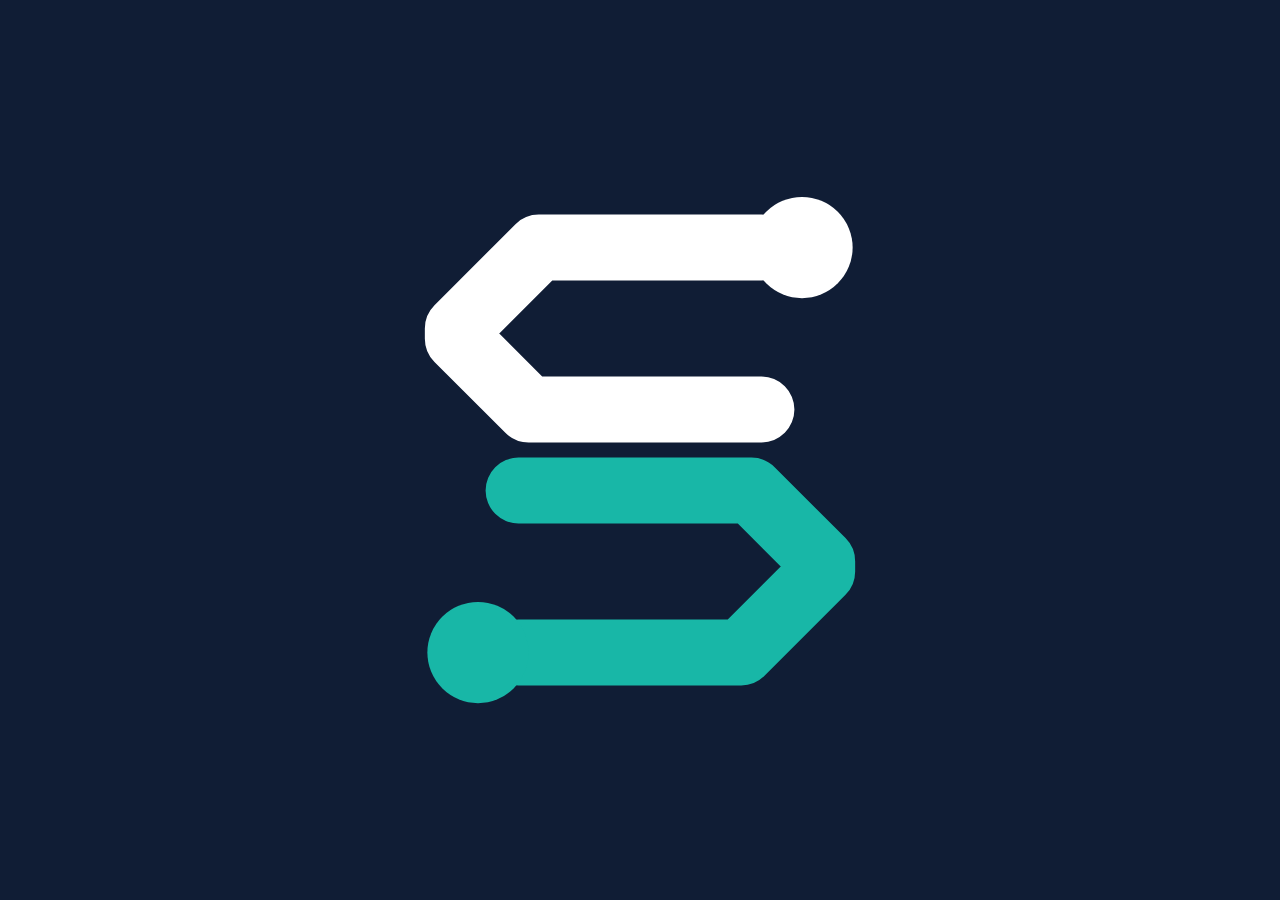
<file: docs/social/icon.html>
<!doctype html>
<html lang="en">
<head>
<meta charset="utf-8">
<title>App icon source</title>
<!-- Source for assets/img/apple-touch-icon.png (180) and icon-512.png. Full-bleed square: iOS applies its own rounding. -->
<style>
  html,body{margin:0;width:100vw;height:100vh;overflow:hidden;background:#101D35}
  svg{display:block;width:100vw;height:100vh}
</style>
</head>
<body>
  <svg viewBox="0 0 64 64">
    <rect width="64" height="64" fill="#101D35"/>
    <g transform="translate(32 32) scale(.72) translate(-32 -32)">
      <g fill="none" stroke-width="6.5" stroke-linecap="round" stroke-linejoin="round">
        <path d="M44 12H22l-8 8v1l7 7h23" stroke="#FFFFFF"/>
        <path d="M20 36h23l7 7v1l-8 8H20" stroke="#18B7A7"/>
      </g>
      <circle cx="48" cy="12" r="5" fill="#FFFFFF"/>
      <circle cx="16" cy="52" r="5" fill="#18B7A7"/>
    </g>
  </svg>
</body>
</html>
</file>
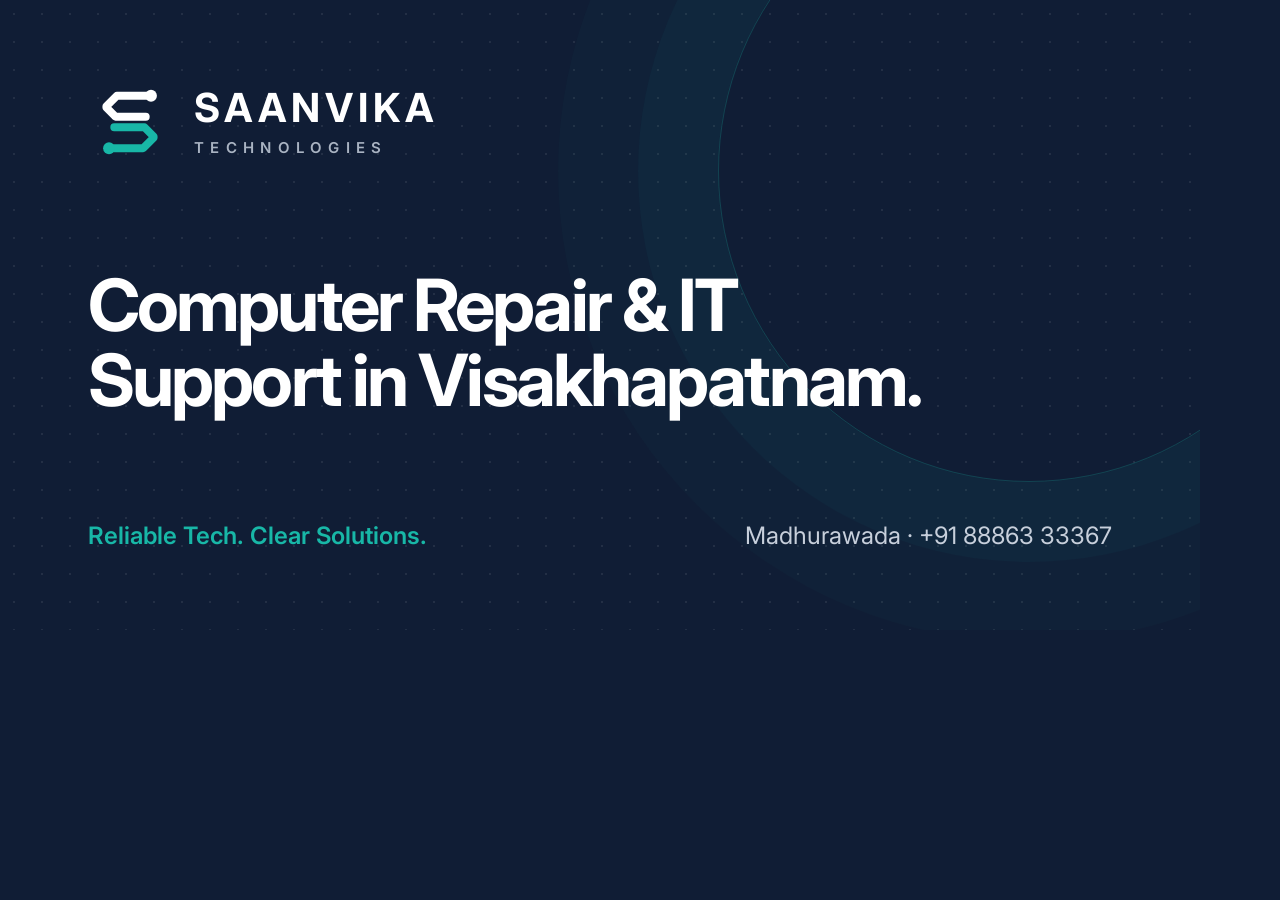
<file: docs/social/og-image.html>
<!doctype html>
<html lang="en">
<head>
<meta charset="utf-8">
<title>OG image source</title>
<!-- Source for assets/img/og-image.png (1200x630). Re-render with docs/render-images.ps1 -->
<link rel="stylesheet" href="https://fonts.googleapis.com/css2?family=Inter:wght@500;600;700&display=swap">
<style>
  html,body{margin:0;width:1200px;height:630px;overflow:hidden}
  body{background:#101D35;font-family:Inter,'Segoe UI',Arial,sans-serif;color:#fff;position:relative}
  .grid{position:absolute;inset:0;background-image:radial-gradient(rgba(255,255,255,.08) 1.4px,transparent 1.4px);background-size:28px 28px}
  .ring{position:absolute;right:-140px;top:-140px;width:620px;height:620px;border-radius:50%;border:1px solid rgba(24,183,167,.25);box-shadow:0 0 0 80px rgba(24,183,167,.04),0 0 0 160px rgba(24,183,167,.025)}
  .wrap{position:absolute;inset:0;padding:80px 88px;display:flex;flex-direction:column;justify-content:space-between}
  .brand{display:flex;align-items:center;gap:22px}
  .brand svg{width:84px;height:84px}
  .name{font-weight:700;font-size:40px;letter-spacing:.12em;line-height:1}
  .sub{font-weight:600;font-size:15px;letter-spacing:.42em;color:#A9B3C2;margin-top:10px}
  h1{font-size:72px;line-height:1.04;letter-spacing:-.04em;margin:0;max-width:860px}
  .foot{display:flex;justify-content:space-between;align-items:flex-end;font-size:24px;color:#C7CFDB}
  .tag{color:#18B7A7;font-weight:600}
</style>
</head>
<body>
  <div class="grid"></div><div class="ring"></div>
  <div class="wrap">
    <div class="brand">
      <svg viewBox="0 0 64 64"><g fill="none" stroke-width="6" stroke-linecap="round" stroke-linejoin="round"><path d="M44 12H22l-8 8v1l7 7h23" stroke="#fff"/><path d="M20 36h23l7 7v1l-8 8H20" stroke="#18B7A7"/></g><circle cx="48" cy="12" r="4.5" fill="#fff"/><circle cx="16" cy="52" r="4.5" fill="#18B7A7"/></svg>
      <div><div class="name">SAANVIKA</div><div class="sub">TECHNOLOGIES</div></div>
    </div>
    <h1>Computer Repair &amp; IT Support in Visakhapatnam.</h1>
    <div class="foot"><span class="tag">Reliable Tech. Clear Solutions.</span><span>Madhurawada · +91 88863 33367</span></div>
  </div>
</body>
</html>
</file>
<file: assets/css/styles.css>
/* =========================================================
   SAANVIKA TECHNOLOGIES — styles
   Brand: Midnight Navy primary, Premium Teal accent.
   ========================================================= */

:root {
  --navy: #101D35;
  --navy-2: #172744;
  --teal: #18B7A7;
  --teal-ink: #0B7A70;      /* AA-compliant teal for small text on light bg */
  --teal-soft: #E8F7F5;
  --graphite: #243247;
  --soft: #F5F7FA;
  --white: #FFFFFF;
  --muted: #778397;
  --text: #243247;
  --text-2: #56627A;        /* AA body-secondary on white */
  --line: #E3E8EF;

  --font: "Inter", system-ui, -apple-system, "Segoe UI", Roboto, Helvetica, Arial, sans-serif;
  --radius: 16px;
  --radius-lg: 24px;
  --shadow-sm: 0 1px 2px rgba(16, 29, 53, .06), 0 1px 1px rgba(16, 29, 53, .04);
  --shadow: 0 10px 30px -12px rgba(16, 29, 53, .18);
  --shadow-lg: 0 24px 60px -24px rgba(16, 29, 53, .28);
  --container: 1180px;
  --gutter: clamp(16px, 4vw, 32px);
  --section: clamp(72px, 9vw, 120px);
  --header-h: 72px;
  --ease: cubic-bezier(.2, .7, .2, 1);
}

/* ---------- Base ---------- */
*, *::before, *::after { box-sizing: border-box; }
[hidden] { display: none !important; }
html { scroll-behavior: smooth; scroll-padding-top: calc(var(--header-h) + 8px); -webkit-text-size-adjust: 100%; }
body {
  margin: 0;
  font-family: var(--font);
  font-size: 1rem;
  line-height: 1.65;
  color: var(--text);
  background: var(--white);
  -webkit-font-smoothing: antialiased;
  text-rendering: optimizeLegibility;
  overflow-x: hidden;
}
img, svg { display: block; max-width: 100%; }
a { color: inherit; text-decoration: none; }
h1, h2, h3 { color: var(--navy); line-height: 1.12; margin: 0; letter-spacing: -0.025em; }
h2 { font-size: clamp(1.85rem, 3.6vw, 2.75rem); font-weight: 700; }
h3 { font-size: 1.125rem; font-weight: 600; letter-spacing: -0.01em; }
p { margin: 0 0 1em; }
address { font-style: normal; }
ul[role="list"], ol[role="list"] { list-style: none; margin: 0; padding: 0; }
button, input, select, textarea { font: inherit; color: inherit; }
:focus-visible { outline: 3px solid var(--teal); outline-offset: 3px; border-radius: 6px; }

.container { width: 100%; max-width: var(--container); margin-inline: auto; padding-inline: var(--gutter); }
.ic { width: 20px; height: 20px; fill: none; stroke: currentColor; stroke-width: 1.8; stroke-linecap: round; stroke-linejoin: round; flex: none; }

.sr-only { position: absolute; width: 1px; height: 1px; padding: 0; margin: -1px; overflow: hidden; clip: rect(0 0 0 0); white-space: nowrap; border: 0; }
.skip-link {
  position: absolute; left: 12px; top: -60px; z-index: 200;
  background: var(--navy); color: var(--white); padding: 10px 16px; border-radius: 10px;
  transition: top .2s;
}
.skip-link:focus { top: 12px; }

/* ---------- Buttons ---------- */
.btn {
  display: inline-flex; align-items: center; justify-content: center; gap: 10px;
  min-height: 48px; padding: 12px 22px;
  border-radius: 12px; border: 1.5px solid transparent;
  font-weight: 600; font-size: .975rem; line-height: 1.2; letter-spacing: -0.005em;
  cursor: pointer; white-space: nowrap;
  transition: background-color .2s var(--ease), color .2s var(--ease), border-color .2s var(--ease), transform .2s var(--ease), box-shadow .2s var(--ease);
}
.btn:hover { transform: translateY(-1px); }
.btn:active { transform: translateY(0); }
.btn-primary { background: var(--teal); color: var(--navy); }
.btn-primary:hover { background: #22c6b6; box-shadow: 0 8px 20px -10px rgba(24, 183, 167, .7); }
.btn-dark { background: var(--navy); color: var(--white); }
.btn-dark:hover { background: var(--navy-2); box-shadow: var(--shadow); }
.btn-ghost { background: transparent; color: var(--navy); border-color: #CDD5E0; }
.btn-ghost:hover { border-color: var(--navy); background: var(--white); }
.btn-sm { min-height: 42px; padding: 9px 18px; font-size: .925rem; }
.btn-lg { min-height: 54px; padding: 14px 26px; font-size: 1rem; }
.btn-block { width: 100%; }

/* ---------- Eyebrow / headings ---------- */
.eyebrow {
  display: inline-flex; align-items: center; gap: 8px;
  font-size: .8rem; font-weight: 600; letter-spacing: .12em; text-transform: uppercase;
  color: var(--teal-ink); margin-bottom: 14px;
}
.eyebrow .dot { width: 8px; height: 8px; border-radius: 50%; background: var(--teal); box-shadow: 0 0 0 4px rgba(24, 183, 167, .18); }
.eyebrow-light { color: var(--teal); }
.lead { font-size: clamp(1.05rem, 1.4vw, 1.15rem); color: var(--text-2); }
.section { padding-block: var(--section); }
.section-soft { background: var(--soft); }
.section-head { max-width: 680px; margin-bottom: clamp(36px, 5vw, 56px); }
.section-head h2 { margin-bottom: 14px; }
.section-head .lead { margin: 0; }

/* ---------- Header ---------- */
.site-header {
  position: sticky; top: 0; z-index: 100;
  background: rgba(255, 255, 255, .82);
  backdrop-filter: saturate(160%) blur(14px);
  -webkit-backdrop-filter: saturate(160%) blur(14px);
  border-bottom: 1px solid transparent;
  transition: border-color .25s, background-color .25s, box-shadow .25s;
}
.site-header.scrolled { background: rgba(255, 255, 255, .95); border-bottom-color: var(--line); box-shadow: 0 6px 24px -18px rgba(16, 29, 53, .35); }
.header-inner { display: flex; align-items: center; gap: 24px; height: var(--header-h); }
.brand { display: flex; align-items: center; gap: 11px; margin-right: auto; }
.brand img { width: 36px; height: 36px; }
.brand-text { display: flex; flex-direction: column; line-height: 1; }
.brand-name { font-weight: 700; font-size: 1.075rem; letter-spacing: .1em; color: var(--navy); }
.brand-sub { font-size: .6rem; font-weight: 600; letter-spacing: .32em; color: var(--muted); margin-top: 5px; }

.nav-list { display: flex; gap: 4px; list-style: none; margin: 0; padding: 0; }
.nav-list a {
  display: inline-block; padding: 8px 14px; border-radius: 10px;
  font-size: .94rem; font-weight: 500; color: var(--text-2);
  transition: color .2s, background-color .2s;
}
.nav-list a:hover { color: var(--navy); background: var(--soft); }
.nav-list a.active { color: var(--navy); }
.nav-list a.active::after { content: ""; display: block; height: 2px; border-radius: 2px; background: var(--teal); margin-top: 2px; }
.header-actions { display: flex; align-items: center; gap: 10px; }

.menu-toggle {
  display: none; width: 46px; height: 46px; border-radius: 12px;
  border: 1px solid var(--line); background: var(--white); cursor: pointer;
  flex-direction: column; align-items: center; justify-content: center; gap: 5px;
}
.menu-toggle span { display: block; width: 20px; height: 2px; border-radius: 2px; background: var(--navy); transition: transform .25s var(--ease), opacity .2s; }
.menu-toggle[aria-expanded="true"] span:nth-child(1) { transform: translateY(7px) rotate(45deg); }
.menu-toggle[aria-expanded="true"] span:nth-child(2) { opacity: 0; }
.menu-toggle[aria-expanded="true"] span:nth-child(3) { transform: translateY(-7px) rotate(-45deg); }

.mobile-menu {
  position: absolute; inset: var(--header-h) 0 auto 0;
  background: var(--white); border-top: 1px solid var(--line);
  box-shadow: var(--shadow-lg);
  padding: 12px var(--gutter) 24px;
  max-height: calc(100dvh - var(--header-h)); overflow-y: auto;
}
.mobile-menu ul { list-style: none; margin: 0; padding: 0; }
.mobile-menu li a {
  display: flex; align-items: center; min-height: 54px; padding: 0 6px;
  font-size: 1.125rem; font-weight: 600; color: var(--navy);
  border-bottom: 1px solid var(--line);
}
.mobile-menu-actions { display: grid; gap: 10px; margin-top: 20px; }

/* ============================================================
   Hero Full-Screen Image Slider
   ============================================================ */
.hero-slider {
  position: relative;
  width: 100%;
  height: calc(100vh - var(--header-h));
  min-height: 520px;
  max-height: 860px;
  overflow: hidden;
  background: var(--navy);
}

/* Track holds all slides side-by-side */
.hs-track {
  display: flex;
  height: 100%;
  transition: transform .5s cubic-bezier(.77,0,.18,1);
  will-change: transform;
}

/* Each slide = one full-width, full-height frame */
.hs-slide {
  flex: 0 0 100%;
  position: relative;
  display: block;
  overflow: hidden;
  text-decoration: none;
  color: inherit;
  cursor: pointer;
}

/* Full-cover image */
.hs-img {
  width: 100%;
  height: 100%;
  object-fit: cover;
  object-position: center;
  display: block;
  transition: transform 8s linear;
}
.hs-slide.is-active .hs-img {
  transform: scale(1.06); /* Ken Burns zoom on active slide */
}

/* Dark gradient overlay — bottom 60% gets darkened for text legibility */
.hs-overlay {
  position: absolute;
  inset: 0;
  background: linear-gradient(
    to top,
    rgba(10, 18, 36, .88) 0%,
    rgba(10, 18, 36, .45) 50%,
    rgba(10, 18, 36, .10) 100%
  );
  display: flex;
  align-items: flex-end;
}

/* Text content sitting above the gradient */
.hs-content {
  padding: clamp(28px, 5vw, 60px) clamp(20px, 6vw, 80px);
  max-width: 760px;
  /* slide-in animation on each active slide */
  animation: none;
}
.hs-slide.is-active .hs-content {
  animation: hsSlideUp .6s .15s cubic-bezier(.22,1,.36,1) both;
}
@keyframes hsSlideUp {
  from { opacity: 0; transform: translateY(28px); }
  to   { opacity: 1; transform: translateY(0); }
}

.hs-eyebrow {
  display: inline-block;
  font-size: .78rem;
  font-weight: 700;
  letter-spacing: .12em;
  text-transform: uppercase;
  color: var(--teal);
  background: rgba(24,183,167,.15);
  border: 1px solid rgba(24,183,167,.35);
  padding: 5px 14px;
  border-radius: 999px;
  margin-bottom: 14px;
}

.hs-title {
  font-size: clamp(1.9rem, 4vw, 3.2rem);
  font-weight: 700;
  color: #fff;
  line-height: 1.1;
  letter-spacing: -.03em;
  margin-bottom: 12px;
}

.hs-sub {
  font-size: clamp(.9rem, 1.4vw, 1.1rem);
  color: rgba(255,255,255,.75);
  margin-bottom: 24px;
  font-weight: 500;
}

.hs-btn {
  display: inline-flex;
  align-items: center;
  gap: 8px;
  background: var(--teal);
  color: var(--navy);
  font-weight: 700;
  font-size: .95rem;
  padding: 12px 26px;
  border-radius: 999px;
  transition: background .2s, transform .2s, box-shadow .2s;
  pointer-events: none; /* parent <a> handles click */
}
.hs-slide:hover .hs-btn {
  background: #fff;
  transform: translateY(-2px);
  box-shadow: 0 8px 24px rgba(0,0,0,.35);
}
.hs-btn .ic { width: 18px; height: 18px; transition: transform .2s; }
.hs-slide:hover .hs-btn .ic { transform: translateX(4px); }

/* Prev / Next arrow buttons */
.hs-nav {
  position: absolute;
  top: 50%;
  transform: translateY(-50%);
  z-index: 10;
  width: 52px;
  height: 52px;
  border-radius: 50%;
  border: 2px solid rgba(255,255,255,.35);
  background: rgba(10,18,36,.55);
  color: #fff;
  cursor: pointer;
  display: grid;
  place-items: center;
  backdrop-filter: blur(8px);
  transition: background .2s, border-color .2s, transform .2s;
}
.hs-nav:hover {
  background: var(--teal);
  border-color: var(--teal);
  transform: translateY(-50%) scale(1.1);
}
.hs-nav .ic { width: 22px; height: 22px; }
.hs-prev { left: clamp(12px, 3vw, 32px); }
.hs-prev .ic { transform: rotate(180deg); }
.hs-next { right: clamp(12px, 3vw, 32px); }

/* Dot indicators */
.hs-dots {
  position: absolute;
  bottom: 22px;
  left: 50%;
  transform: translateX(-50%);
  z-index: 10;
  display: flex;
  gap: 8px;
  align-items: center;
}
.hs-dot {
  width: 8px;
  height: 8px;
  border-radius: 999px;
  background: rgba(255,255,255,.35);
  border: none;
  padding: 0;
  cursor: pointer;
  transition: width .3s, background .3s;
}
.hs-dot.active {
  width: 28px;
  background: var(--teal);
}

/* Auto-advance progress bar at bottom */
.hs-progress {
  position: absolute;
  bottom: 0;
  left: 0;
  right: 0;
  height: 3px;
  background: rgba(255,255,255,.12);
  z-index: 10;
}
.hs-progress-bar {
  height: 100%;
  background: var(--teal);
  width: 0%;
  transition: width linear;
}

/* Slide count badge (top-right) */
.hs-counter {
  position: absolute;
  top: 20px;
  right: clamp(16px, 3vw, 36px);
  z-index: 10;
  font-size: .8rem;
  font-weight: 600;
  color: rgba(255,255,255,.65);
  background: rgba(10,18,36,.5);
  backdrop-filter: blur(6px);
  padding: 5px 14px;
  border-radius: 999px;
}

/* ---- Mobile tweaks ---- */
@media (max-width: 640px) {
  .hero-slider { height: 92svh; max-height: 680px; }
  .hs-title { font-size: 1.75rem; }
  .hs-nav { width: 40px; height: 40px; }
  .hs-nav .ic { width: 18px; height: 18px; }
  .hs-btn { font-size: .85rem; padding: 10px 20px; }
}



/* ---------- Services ---------- */
.services-grid { display: grid; grid-template-columns: repeat(auto-fit, minmax(min(100%, 320px), 1fr)); gap: 20px; }
.service-card {
  position: relative; display: flex; flex-direction: column;
  padding: clamp(26px, 3vw, 36px);
  background: var(--white); border: 1px solid var(--line); border-radius: var(--radius-lg);
  transition: transform .3s var(--ease), box-shadow .3s var(--ease), border-color .3s;
}
.service-card:hover { transform: translateY(-3px); box-shadow: var(--shadow); border-color: #D5DCE6; }
.service-card .s-ic {
  display: grid; place-items: center; width: 56px; height: 56px; border-radius: 16px;
  background: var(--navy); color: var(--teal); margin-bottom: 22px;
}
.service-card .s-ic .ic { width: 26px; height: 26px; }
.service-card h3 { font-size: 1.3rem; margin-bottom: 10px; }
.service-card p { color: var(--text-2); flex: 1; }
.link-cta {
  display: inline-flex; align-items: center; gap: 8px; align-self: flex-start;
  min-height: 44px; font-weight: 600; color: var(--navy);
}
.link-cta .ic { transition: transform .2s var(--ease); color: var(--teal-ink); }
.link-cta:hover .ic { transform: translateX(4px); }
.noscript-list { margin: 0; padding-left: 20px; }

/* ---------- Problems ---------- */
.problems-grid { display: grid; grid-template-columns: repeat(auto-fill, minmax(min(100%, 250px), 1fr)); gap: 14px; list-style: none; margin: 0; padding: 0; }
.problem {
  display: flex; align-items: center; gap: 14px; height: 100%;
  min-height: 72px; padding: 16px 18px;
  background: var(--white); border: 1px solid var(--line); border-radius: var(--radius);
  font-weight: 600; color: var(--navy); line-height: 1.3;
  transition: border-color .2s, box-shadow .2s, transform .2s var(--ease);
}
.problem:hover { border-color: var(--teal); box-shadow: var(--shadow); transform: translateY(-2px); }
.problem .p-ic { display: grid; place-items: center; width: 42px; height: 42px; border-radius: 12px; background: var(--teal-soft); color: var(--teal-ink); flex: none; }
.problem .p-label { flex: 1; }
.problem .p-go { color: var(--muted); transition: color .2s, transform .2s var(--ease); }
.problem:hover .p-go { color: var(--teal-ink); transform: translateX(3px); }

/* ---------- Steps ---------- */
.steps { display: grid; grid-template-columns: repeat(3, 1fr); gap: 24px; position: relative; list-style: none; margin: 0; padding: 0; counter-reset: none; }
.steps::before {
  content: ""; position: absolute; top: 44px; left: 12%; right: 12%; height: 0;
  border-top: 2px dashed #CBD3DE; z-index: 0;
}
.step {
  position: relative; z-index: 1;
  padding: 32px 28px 30px; background: var(--white);
  border: 1px solid var(--line); border-radius: var(--radius-lg);
  text-align: left;
}
.step-num {
  display: inline-grid; place-items: center; width: 56px; height: 56px; border-radius: 50%;
  background: var(--navy); color: var(--white); font-weight: 700; font-size: 1.05rem; letter-spacing: .02em;
  box-shadow: 0 0 0 8px var(--white), 0 0 0 9px var(--line);
  margin-bottom: 22px;
}
.step:nth-child(3) .step-num { background: var(--teal); color: var(--navy); }
.step h3 { font-size: 1.25rem; margin-bottom: 8px; }
.step p { color: var(--text-2); margin: 0; }

/* ---------- Happy Clients (Multi-Color Vibrant Mesh & 4-Column Grid) ---------- */
.clients-section {
  position: relative;
  background-color: #0A1324;
  /* Multi-color ambient glow & tech mesh pattern */
  background-image:
    radial-gradient(ellipse 65% 55% at 8% 15%, rgba(24, 183, 167, 0.28) 0%, transparent 60%),
    radial-gradient(ellipse 60% 50% at 92% 20%, rgba(99, 102, 241, 0.26) 0%, transparent 60%),
    radial-gradient(ellipse 70% 60% at 50% 90%, rgba(14, 165, 233, 0.22) 0%, transparent 65%),
    radial-gradient(circle at 80% 75%, rgba(245, 158, 11, 0.16) 0%, transparent 50%),
    radial-gradient(rgba(255, 255, 255, 0.08) 1.2px, transparent 1.2px);
  background-size: auto, auto, auto, auto, 28px 28px;
  background-position: 0 0, 0 0, 0 0, 0 0, 0 0;
  border-top: 1px solid rgba(24, 183, 167, 0.25);
  border-bottom: 1px solid rgba(24, 183, 167, 0.25);
  padding: clamp(60px, 8vw, 96px) 0;
  overflow: hidden;
}

.clients-section::before {
  content: "";
  position: absolute;
  inset: 0;
  background: linear-gradient(180deg, rgba(10, 19, 36, 0.6) 0%, rgba(10, 19, 36, 0.15) 50%, rgba(10, 19, 36, 0.7) 100%);
  pointer-events: none;
}

.clients-section .container {
  position: relative;
  z-index: 1;
}

.clients-section .section-head {
  text-align: center;
  max-width: 820px;
  margin-inline: auto;
  margin-bottom: clamp(36px, 5vw, 52px);
}

.clients-section .eyebrow {
  display: inline-flex;
  align-items: center;
  gap: 8px;
  background: rgba(24, 183, 167, 0.14);
  border: 1px solid rgba(24, 183, 167, 0.4);
  color: #18B7A7;
  padding: 6px 16px;
  border-radius: 999px;
  font-size: .8rem;
  font-weight: 700;
  letter-spacing: .08em;
  text-transform: uppercase;
}

.clients-section h2 {
  color: #FFFFFF;
  margin-top: 14px;
  margin-bottom: 14px;
}

.clients-section .lead {
  color: #CBD5E1;
  margin-inline: auto;
  max-width: 720px;
}

/* Strictly 4 columns per row on desktop for maximum logo size & readability */
.clients-grid {
  display: grid;
  grid-template-columns: repeat(4, 1fr);
  gap: 18px;
}

.client-logo-card {
  position: relative;
  background: #FFFFFF;
  border: 1.5px solid rgba(255, 255, 255, 0.85);
  border-radius: 14px;
  height: 84px;
  padding: 8px 14px;
  display: flex;
  align-items: center;
  justify-content: center;
  box-shadow:
    0 10px 25px -5px rgba(0, 0, 0, 0.35),
    0 8px 10px -6px rgba(0, 0, 0, 0.25);
  transition: transform .3s cubic-bezier(.22, 1, .36, 1),
              box-shadow .3s cubic-bezier(.22, 1, .36, 1),
              border-color .3s;
  cursor: pointer;
  overflow: hidden;
}

/* Glowing top accent strip on each card */
.client-logo-card::before {
  content: "";
  position: absolute;
  top: 0;
  left: 0;
  right: 0;
  height: 3px;
  background: linear-gradient(90deg, #18B7A7, #6366F1, #F59E0B);
  opacity: 0;
  transition: opacity .3s var(--ease);
}

/* Shimmer shine effect across card on hover */
.client-logo-card::after {
  content: "";
  position: absolute;
  top: -50%;
  left: -60%;
  width: 50%;
  height: 200%;
  background: linear-gradient(
    60deg,
    transparent 0%,
    rgba(255, 255, 255, 0.45) 50%,
    transparent 100%
  );
  transform: rotate(25deg);
  opacity: 0;
  pointer-events: none;
  transition: opacity .3s, transform .6s ease;
}

.client-logo-card:hover {
  transform: translateY(-8px) scale(1.025);
  border-color: #18B7A7;
  box-shadow:
    0 22px 35px -5px rgba(0, 0, 0, 0.55),
    0 0 25px rgba(24, 183, 167, 0.45),
    0 0 0 1px #18B7A7;
}

.client-logo-card:hover::before {
  opacity: 1;
}

.client-logo-card:hover::after {
  opacity: 1;
  transform: translateX(360px) rotate(25deg);
}

.client-logo-card img {
  width: 100%;
  height: 100%;
  object-fit: contain;
  display: block;
  user-select: none;
  pointer-events: none;
  transition: transform .3s var(--ease);
}

.client-logo-card:hover img {
  transform: scale(1.03);
}

/* ---------- Why ---------- */
.section-dark { background: var(--navy); color: #C7CFDB; position: relative; overflow: hidden; }
.section-dark::after {
  content: ""; position: absolute; right: -120px; top: -120px; width: 420px; height: 420px; border-radius: 50%;
  border: 1px solid rgba(24, 183, 167, .18); box-shadow: 0 0 0 60px rgba(24, 183, 167, .03), 0 0 0 120px rgba(24, 183, 167, .02);
  pointer-events: none;
}
.section-dark h2, .section-dark h3 { color: var(--white); }
.why-grid { display: grid; grid-template-columns: .9fr 1.1fr; gap: clamp(36px, 6vw, 88px); align-items: start; position: relative; z-index: 1; }
.why-intro h2 { margin-bottom: 18px; }
.why-intro p { font-size: 1.075rem; margin-bottom: 28px; max-width: 460px; }
.why-list { display: grid; gap: 4px; }
.why-list li { display: flex; gap: 18px; padding: 20px 0; border-bottom: 1px solid rgba(255, 255, 255, .08); }
.why-list li:last-child { border-bottom: 0; }
.why-ic { display: grid; place-items: center; width: 46px; height: 46px; border-radius: 14px; background: rgba(24, 183, 167, .12); color: var(--teal); flex: none; }
.why-list h3 { font-size: 1.1rem; margin-bottom: 4px; }
.why-list p { margin: 0; color: #AEB8C7; }

/* ---------- About ---------- */
.about-grid { display: grid; grid-template-columns: 1fr 1fr; gap: clamp(36px, 6vw, 88px); align-items: center; }
.about-art svg { width: 100%; height: auto; border-radius: 32px; }
.about-copy h2 { margin-bottom: 18px; }
.about-copy p { color: var(--text-2); }
.about-copy .lead { color: var(--graphite); font-weight: 500; }
.ticks { display: flex; flex-wrap: wrap; gap: 10px; margin-top: 24px !important; }
.ticks li {
  display: inline-flex; align-items: center; gap: 8px; padding: 8px 14px;
  border-radius: 999px; background: var(--soft); border: 1px solid var(--line);
  font-weight: 600; font-size: .925rem; color: var(--navy);
}
.ticks .ic { width: 18px; height: 18px; color: var(--teal-ink); stroke-width: 2.4; }

/* ---------- Reviews ---------- */
.reviews-card {
  display: grid; grid-template-columns: auto 1fr auto; align-items: center; gap: 28px;
  padding: clamp(28px, 4vw, 44px);
  background: var(--white); border: 1px solid var(--line); border-radius: var(--radius-lg);
  box-shadow: var(--shadow-sm);
}
.reviews-ic { display: grid; place-items: center; width: 64px; height: 64px; border-radius: 18px; background: var(--teal-soft); color: var(--teal-ink); }
.reviews-ic .ic { width: 30px; height: 30px; }
.reviews-card h2 { font-size: clamp(1.5rem, 2.6vw, 2rem); margin-bottom: 6px; }
.reviews-card p { margin: 0; color: var(--text-2); }

/* ---------- Contact ---------- */
.contact-grid { display: grid; grid-template-columns: 0.95fr 1.25fr; gap: 28px; align-items: start; }
.contact-card, .enquiry {
  padding: clamp(26px, 3.5vw, 40px);
  border-radius: var(--radius-lg); border: 1px solid var(--line); background: var(--white);
}
.contact-card { background: var(--soft); }
.contact-name { font-size: 1.2rem; letter-spacing: .06em; margin-bottom: 22px; }
.contact-list { display: grid; gap: 20px; margin-bottom: 28px !important; }
.contact-list li { display: flex; gap: 16px; }
.c-ic { display: grid; place-items: center; width: 44px; height: 44px; border-radius: 12px; background: var(--white); border: 1px solid var(--line); color: var(--navy); flex: none; }
.c-label { display: block; font-size: .78rem; font-weight: 600; letter-spacing: .1em; text-transform: uppercase; color: var(--muted); margin-bottom: 3px; }
.contact-list a { font-weight: 600; color: var(--navy); font-size: 1.05rem; }
.contact-list a:hover { color: var(--teal-ink); }
.contact-list address { color: var(--graphite); }
.contact-actions { display: flex; flex-wrap: wrap; gap: 10px; }

/* Customer Service Requirement Form */
.enquiry {
  border: 1.5px solid rgba(24, 183, 167, 0.3);
  box-shadow: 0 12px 36px -12px rgba(16, 29, 53, 0.1);
  position: relative;
}
.form-badge {
  display: inline-flex; align-items: center; gap: 6px;
  font-size: .78rem; font-weight: 700; text-transform: uppercase; letter-spacing: .08em;
  padding: 4px 12px; border-radius: 999px; background: rgba(24, 183, 167, .12); color: var(--teal-ink);
  margin-bottom: 12px;
}
.enquiry h3 { font-size: 1.35rem; margin-bottom: 6px; color: var(--navy); }
.form-note { font-size: .9rem; color: var(--text-2); margin-bottom: 20px; line-height: 1.5; }

.form-row {
  display: grid; grid-template-columns: 1fr 1fr; gap: 14px;
}
@media (max-width: 640px) {
  .form-row { grid-template-columns: 1fr; gap: 0; }
}

.field { margin-bottom: 16px; }
.field label { display: block; font-weight: 600; font-size: .9rem; color: var(--navy); margin-bottom: 6px; }
.field label .req { color: #E11D48; margin-left: 2px; }
.field label .opt { color: var(--muted); font-weight: 400; font-size: .82rem; margin-left: 4px; }

.field input, .field select, .field textarea {
  width: 100%; min-height: 48px; padding: 11px 14px;
  border: 1.5px solid #D3DAE4; border-radius: 12px; background: var(--white);
  font-family: inherit; font-size: .95rem; color: var(--navy);
  transition: border-color .2s, box-shadow .2s;
}
.field select { cursor: pointer; }
.field textarea { resize: vertical; min-height: 96px; line-height: 1.5; }
.field input:focus, .field select:focus, .field textarea:focus {
  outline: none; border-color: var(--teal); box-shadow: 0 0 0 4px rgba(24, 183, 167, .18);
}
.field [aria-invalid="true"] { border-color: #C2410C; }

/* File drop zone & preview */
.file-upload-field { margin-bottom: 18px; }
.file-drop-zone {
  position: relative; border: 2px dashed #CBD5E1; border-radius: 12px;
  padding: 16px 18px; background: #F8FAFC; cursor: pointer;
  transition: border-color .2s, background-color .2s; display: block;
}
.file-drop-zone:hover, .file-drop-zone.dragover {
  border-color: var(--teal); background: rgba(24, 183, 167, .05);
}
.file-input-hidden {
  position: absolute; top: 0; left: 0; width: 100%; height: 100%;
  opacity: 0; cursor: pointer;
}
.file-drop-content {
  display: flex; align-items: center; gap: 14px;
}
.file-drop-icon {
  display: grid; place-items: center; width: 42px; height: 42px;
  border-radius: 10px; background: #E2E8F0; color: var(--navy); flex: none;
}
.file-drop-icon .ic { width: 22px; height: 22px; }
.file-drop-text { text-align: left; }
.file-drop-prompt { display: block; font-size: .9rem; color: var(--navy); }
.file-drop-prompt strong { color: var(--teal-ink); }
.file-drop-hint { display: block; font-size: .78rem; color: var(--muted); margin-top: 2px; }

/* File Preview */
.file-preview-card {
  display: flex; align-items: center; gap: 12px;
  padding: 10px 14px; border-radius: 12px; border: 1.5px solid #E2E8F0;
  background: var(--white); margin-top: 10px;
}
.file-preview-thumb-wrap {
  width: 48px; height: 48px; border-radius: 8px; overflow: hidden;
  background: #F1F5F9; display: grid; place-items: center; flex: none;
  border: 1px solid #E2E8F0;
}
.file-preview-img { width: 100%; height: 100%; object-fit: cover; display: block; }
.file-preview-icon { color: var(--teal-ink); display: grid; place-items: center; }
.file-preview-info { flex: 1; min-width: 0; }
.file-preview-name {
  display: block; font-size: .88rem; font-weight: 600; color: var(--navy);
  white-space: nowrap; overflow: hidden; text-overflow: ellipsis;
}
.file-preview-size { display: block; font-size: .76rem; color: var(--muted); margin-top: 2px; }
.btn-remove-file {
  background: #F1F5F9; border: none; width: 28px; height: 28px;
  border-radius: 50%; font-size: 1.2rem; line-height: 1; color: #64748B;
  cursor: pointer; display: grid; place-items: center; transition: background .2s, color .2s;
  flex: none;
}
.btn-remove-file:hover { background: #FEE2E2; color: #DC2626; }

/* Form Alerts */
.form-alert {
  padding: 12px 16px; border-radius: 10px; font-size: .9rem;
  margin-block: 14px; line-height: 1.5;
}
.form-alert-error {
  background: #FEF2F2; border: 1.5px solid #FCA5A5; color: #991B1B; font-weight: 500;
}
.form-alert-success {
  background: #F0FDF4; border: 1.5px solid #86EFAC; color: #166534; font-weight: 500;
}
.form-alert-success h4 {
  margin: 0 0 4px; font-size: 1rem; color: #14532D; display: flex; align-items: center; gap: 6px;
}
.form-alert-success p { margin: 0; font-size: .9rem; }

/* Action Buttons */
.form-actions-grid {
  display: grid; grid-template-columns: 1.3fr 1fr; gap: 12px;
  margin-top: 18px; margin-bottom: 14px;
}
@media (max-width: 580px) {
  .form-actions-grid { grid-template-columns: 1fr; }
}

.btn-submit {
  position: relative; display: inline-flex; align-items: center; justify-content: center; gap: 8px;
}
.btn-submit .btn-spinner {
  display: none; width: 18px; height: 18px;
  border: 2.5px solid rgba(255, 255, 255, .3); border-top-color: #FFFFFF;
  border-radius: 50%; animation: btn-spin .6s linear infinite; flex: none;
}
.btn-submit.loading .btn-spinner { display: inline-block; }
.btn-submit.loading .ic { display: none; }
@keyframes btn-spin { to { transform: rotate(360deg); } }

.btn-wa-submit {
  background: #25D366; color: #FFFFFF; border: none;
  display: inline-flex; align-items: center; justify-content: center; gap: 8px;
  font-weight: 600;
}
.btn-wa-submit:hover { background: #20BA5A; color: #FFFFFF; }

.form-security-note {
  display: flex; align-items: center; justify-content: center; gap: 6px;
  font-size: .8rem; color: var(--muted); text-align: center; margin: 0;
  line-height: 1.4;
}
.form-security-note .ic { width: 14px; height: 14px; color: var(--teal-ink); flex: none; }

.map-wrap { margin-top: 24px; border-radius: var(--radius-lg); overflow: hidden; border: 1px solid var(--line); background: var(--soft); }
.map-wrap iframe { display: block; width: 100%; height: clamp(280px, 38vw, 400px); border: 0; }

/* ---------- Footer ---------- */
.site-footer { background: var(--navy); color: #AEB8C7; padding-top: clamp(56px, 7vw, 80px); }
.footer-grid { display: grid; grid-template-columns: 1.4fr 1fr 1fr 1.3fr; gap: 36px; padding-bottom: 48px; }
.footer-brand img { width: 220px; height: auto; margin-bottom: 18px; }
.footer-tag { color: var(--white); font-weight: 600; margin-bottom: 6px; }
.footer-muted { color: #AEB8C7; font-size: .95rem; }
.footer-col h3 { color: var(--white); font-size: .82rem; letter-spacing: .14em; text-transform: uppercase; margin-bottom: 16px; }
.footer-col li { margin-bottom: 10px; }
.footer-col a { color: #C7CFDB; transition: color .2s; }
.footer-col a:hover { color: var(--teal); }
.footer-bottom {
  display: flex; justify-content: space-between; align-items: center; gap: 16px; flex-wrap: wrap;
  padding-block: 22px; border-top: 1px solid rgba(255, 255, 255, .08); font-size: .88rem;
}
.footer-bottom p { margin: 0; }
.to-top { color: #C7CFDB; }
.to-top:hover { color: var(--teal); }

/* ---------- Mobile action bar ---------- */
.action-bar { display: none; }

/* ---------- Reveal on scroll ---------- */
.reveal { opacity: 0; transform: translateY(14px); transition: opacity .6s var(--ease), transform .6s var(--ease); }
.reveal.in { opacity: 1; transform: none; }

/* ---------- Enhanced Service Showcase ---------- */
.category-filters {
  display: flex; flex-wrap: wrap; gap: 8px; justify-content: center;
  margin-block: 28px 40px;
}
.filter-btn {
  display: inline-flex; align-items: center; gap: 8px;
  padding: 8px 18px; border-radius: 999px;
  background: var(--white); border: 1.5px solid var(--line);
  color: var(--graphite); font-size: .92rem; font-weight: 600;
  cursor: pointer; transition: all .2s var(--ease);
}
.filter-btn:hover { border-color: var(--teal); color: var(--navy); }
.filter-btn.active {
  background: var(--navy); border-color: var(--navy); color: var(--white);
  box-shadow: 0 4px 14px rgba(16, 29, 53, .18);
}
.filter-btn.active .filter-count { background: var(--teal); color: var(--navy); }
.filter-count {
  display: inline-grid; place-items: center; min-width: 20px; height: 20px;
  padding-inline: 6px; border-radius: 999px; font-size: .75rem;
  background: var(--soft); color: var(--muted);
}

.service-card-enhanced {
  position: relative; display: flex; flex-direction: column;
  background: var(--white); border: 1px solid var(--line); border-radius: var(--radius-lg);
  overflow: hidden; box-shadow: var(--shadow-sm);
  transition: transform .3s var(--ease), box-shadow .3s var(--ease), border-color .3s;
}
.service-card-enhanced:hover {
  transform: translateY(-5px); box-shadow: var(--shadow-lg); border-color: #CBD5E1;
}
.s-card-media {
  position: relative; aspect-ratio: 16 / 10; overflow: hidden; background: #0E182B;
}
.s-card-media img {
  width: 100%; height: 100%; object-fit: cover;
  transition: transform .5s var(--ease);
}
.service-card-enhanced:hover .s-card-media img {
  transform: scale(1.05);
}
.s-card-tag {
  position: absolute; top: 12px; left: 12px; z-index: 2;
  padding: 4px 10px; border-radius: 8px; font-size: .75rem; font-weight: 700;
  text-transform: uppercase; letter-spacing: .06em;
  background: rgba(16, 29, 53, .85); color: var(--teal);
  backdrop-filter: blur(8px);
}
.s-card-body {
  display: flex; flex-direction: column; flex: 1;
  padding: 24px;
}
.s-badges {
  display: flex; flex-wrap: wrap; gap: 6px; margin-bottom: 12px;
}
.badge-tag {
  display: inline-block; padding: 2px 8px; border-radius: 6px;
  font-size: .72rem; font-weight: 700; text-transform: uppercase; letter-spacing: .04em;
  background: var(--soft); color: var(--graphite); border: 1px solid #E2E8F0;
}
.badge-sales { background: #EBF8FF; color: #006699; border-color: #BEE3F8; }
.badge-service { background: #E6FFFA; color: #0B7A70; border-color: #B2F5EA; }
.badge-amc { background: #FAF5FF; color: #6B46C1; border-color: #E9D8FD; }

.service-card-enhanced h3 {
  font-size: 1.25rem; margin-bottom: 6px; line-height: 1.2;
}
.service-card-enhanced h3 a { color: var(--navy); }
.service-card-enhanced h3 a:hover { color: var(--teal-ink); }
.s-tagline {
  font-size: .85rem; font-weight: 600; color: var(--teal-ink); margin-bottom: 12px;
}
.s-desc {
  font-size: .94rem; color: var(--text-2); line-height: 1.55; margin-bottom: 16px; flex: 1;
}
.s-highlights {
  list-style: none; margin: 0 0 20px; padding: 0; display: grid; gap: 6px;
}
.s-highlights li {
  display: flex; align-items: flex-start; gap: 8px;
  font-size: .85rem; color: var(--graphite); line-height: 1.4;
}
.s-highlights .ic {
  width: 16px; height: 16px; color: var(--teal-ink); flex: none; margin-top: 2px;
}
.s-actions {
  display: flex; align-items: center; justify-content: space-between; gap: 10px;
  padding-top: 14px; border-top: 1px solid var(--line); margin-top: auto;
}
.s-actions .btn-page {
  font-size: .88rem; font-weight: 600; color: var(--navy);
  display: inline-flex; align-items: center; gap: 4px;
}
.s-actions .btn-page:hover { color: var(--teal-ink); }
.s-actions .btn-wa {
  font-size: .85rem; font-weight: 600; padding: 8px 14px;
  border-radius: 8px; background: var(--teal-soft); color: var(--teal-ink);
  display: inline-flex; align-items: center; gap: 6px;
}
.s-actions .btn-wa:hover { background: var(--teal); color: var(--navy); }

/* ---------- Areas We Serve Grid ---------- */
.areas-section { background: var(--navy); color: #C7CFDB; }
.areas-wrapper { display: grid; gap: 36px; margin-top: 36px; }
.areas-group-title {
  color: var(--white); font-size: 1.25rem; margin-bottom: 16px; display: flex; align-items: center; gap: 10px;
}
.areas-group-title .ic { color: var(--teal); width: 22px; height: 22px; }
.areas-pill-grid {
  display: flex; flex-wrap: wrap; gap: 10px; list-style: none; margin: 0; padding: 0;
}
.area-pill {
  display: inline-flex; align-items: center; gap: 6px;
  padding: 8px 14px; border-radius: 999px;
  background: rgba(255, 255, 255, .08); color: var(--white);
  font-size: .88rem; font-weight: 500; border: 1px solid rgba(255, 255, 255, .12);
  transition: all .2s var(--ease);
}
.area-pill:hover {
  background: var(--teal); color: var(--navy); border-color: var(--teal);
  transform: translateY(-2px);
}
.area-pill.featured {
  background: rgba(24, 183, 167, .18); border-color: var(--teal); color: #A7F3D0; font-weight: 600;
}
.area-pill.featured:hover {
  background: var(--teal); color: var(--navy);
}

/* ---------- Dedicated Service Page Template ---------- */
.breadcrumbs {
  display: flex; flex-wrap: wrap; align-items: center; gap: 8px;
  list-style: none; margin: 0 0 20px; padding: 0; font-size: .86rem; color: var(--muted);
}
.breadcrumbs a { color: var(--text-2); }
.breadcrumbs a:hover { color: var(--teal-ink); }
.breadcrumbs .sep { color: #CBD5E1; }
.breadcrumbs .current { color: var(--navy); font-weight: 600; }

.page-hero {
  padding-block: clamp(32px, 6vw, 72px) clamp(40px, 6vw, 80px);
  background: linear-gradient(180deg, var(--soft) 0%, rgba(245, 247, 250, 0) 100%);
  border-bottom: 1px solid var(--line);
}
.page-hero-grid {
  display: grid; grid-template-columns: 1.1fr 1fr; align-items: center; gap: clamp(32px, 5vw, 64px);
}
.page-hero h1 {
  font-size: clamp(2.1rem, 4.4vw, 3.4rem); margin-block: 10px 14px;
}
.page-hero-sub {
  font-size: 1.18rem; font-weight: 600; color: var(--graphite); margin-bottom: 14px;
}
.page-hero-text {
  font-size: 1.05rem; color: var(--text-2); line-height: 1.6; margin-bottom: 24px;
}
.page-hero-media {
  position: relative; border-radius: var(--radius-lg); overflow: hidden;
  box-shadow: var(--shadow-lg); aspect-ratio: 16 / 10; background: #0E182B;
}
.page-hero-media img {
  width: 100%; height: 100%; object-fit: cover;
}

/* 3-Pillar Section */
.pillars-grid {
  display: grid; grid-template-columns: repeat(3, 1fr); gap: 24px; margin-top: 36px;
}
.pillar-card {
  padding: 30px 26px; border-radius: var(--radius-lg);
  border: 1px solid var(--line); background: var(--white);
  box-shadow: var(--shadow-sm); display: flex; flex-direction: column;
}
.pillar-card:hover { box-shadow: var(--shadow); border-color: #CBD5E1; }
.pillar-card.sales-card { border-top: 4px solid #0088CC; }
.pillar-card.service-card-top { border-top: 4px solid var(--teal); }
.pillar-card.amc-card { border-top: 4px solid #805AD5; }
.pillar-badge {
  display: inline-block; padding: 4px 10px; border-radius: 6px;
  font-size: .75rem; font-weight: 700; text-transform: uppercase; letter-spacing: .05em;
  margin-bottom: 14px; align-self: flex-start;
}
.sales-card .pillar-badge { background: #EBF8FF; color: #006699; }
.service-card-top .pillar-badge { background: #E6FFFA; color: #0B7A70; }
.amc-card .pillar-badge { background: #FAF5FF; color: #6B46C1; }

.pillar-card h3 { font-size: 1.28rem; margin-bottom: 10px; }
.pillar-card p { font-size: .94rem; color: var(--text-2); margin-bottom: 18px; }
.pillar-list { list-style: none; margin: 0 0 24px; padding: 0; display: grid; gap: 8px; flex: 1; }
.pillar-list li {
  display: flex; align-items: flex-start; gap: 8px; font-size: .88rem; color: var(--graphite); line-height: 1.45;
}
.pillar-list .ic { width: 16px; height: 16px; color: var(--teal-ink); flex: none; margin-top: 2px; }

/* Who We Serve */
.who-grid {
  display: grid; grid-template-columns: 1fr 1fr; gap: 24px; margin-top: 32px;
}
.who-card {
  padding: 32px; border-radius: var(--radius-lg); background: var(--soft);
  border: 1px solid var(--line);
}
.who-card h3 {
  font-size: 1.3rem; margin-bottom: 12px; display: flex; align-items: center; gap: 10px;
}
.who-card h3 .ic { color: var(--teal-ink); }
.who-card p { color: var(--text-2); margin-bottom: 16px; }
.who-list { list-style: none; margin: 0; padding: 0; display: grid; grid-template-columns: 1fr 1fr; gap: 8px; }
.who-list li {
  display: flex; align-items: center; gap: 6px; font-size: .88rem; font-weight: 500; color: var(--graphite);
}
.who-list .ic { color: var(--teal-ink); width: 14px; height: 14px; }

/* AEO FAQs */
.faq-grid { display: grid; gap: 14px; margin-top: 32px; max-width: 860px; }
.faq-item {
  background: var(--white); border: 1px solid var(--line); border-radius: 14px; overflow: hidden;
  box-shadow: var(--shadow-sm); transition: border-color .2s;
}
.faq-item[open] { border-color: var(--teal); }
.faq-item summary {
  padding: 18px 22px; font-size: 1.05rem; font-weight: 600; color: var(--navy);
  cursor: pointer; list-style: none; display: flex; justify-content: space-between; align-items: center;
}
.faq-item summary::-webkit-details-marker { display: none; }
.faq-item summary::after {
  content: "+"; font-size: 1.35rem; font-weight: 400; color: var(--teal-ink); transition: transform .2s;
}
.faq-item[open] summary::after { content: "−"; transform: rotate(180deg); }
.faq-body {
  padding: 0 22px 20px; font-size: .96rem; color: var(--text-2); line-height: 1.65;
  border-top: 1px solid var(--line); padding-top: 14px;
}

/* Service CTA Box */
.service-cta-banner {
  background: linear-gradient(135deg, var(--navy) 0%, #172D52 100%);
  color: var(--white); border-radius: var(--radius-lg); padding: clamp(32px, 5vw, 56px);
  display: grid; grid-template-columns: 1.2fr auto; align-items: center; gap: 28px;
  box-shadow: var(--shadow-lg);
}
.service-cta-banner h2 { color: var(--white); font-size: clamp(1.6rem, 3vw, 2.2rem); margin-bottom: 10px; }
.service-cta-banner p { color: #CBD5E1; margin: 0; font-size: 1.05rem; }
.service-cta-actions { display: flex; flex-wrap: wrap; gap: 12px; }

/* Responsive additions */
@media (max-width: 960px) {
  .page-hero-grid, .who-grid, .service-cta-banner { grid-template-columns: 1fr; }
  .pillars-grid { grid-template-columns: 1fr; }
  .who-list { grid-template-columns: 1fr; }
}


/* =========================================================
   Responsive
   ========================================================= */
@media (max-width: 1080px) {
  .footer-grid { grid-template-columns: 1fr 1fr; }
}

@media (max-width: 1100px) {
  .clients-grid { grid-template-columns: repeat(4, 1fr); gap: 14px; }
  .client-logo-card { height: 80px; }
}

@media (max-width: 960px) {
  .nav, .header-cta { display: none; }
  .menu-toggle { display: inline-flex; }
  .why-grid, .about-grid, .contact-grid { grid-template-columns: 1fr; }
  .about-art { order: 2; max-width: 520px; }
  .steps { grid-template-columns: 1fr; gap: 16px; }
  .steps::before { top: 40px; bottom: 40px; left: calc(28px + 28px); right: auto; width: 0; height: auto; border-top: 0; border-left: 2px dashed #CBD3DE; }
  .reviews-card { grid-template-columns: 1fr; text-align: left; }
  .hero-slide-card { flex: 0 0 clamp(260px, 78vw, 320px); }
  .clients-grid { grid-template-columns: repeat(3, 1fr); gap: 14px; }
  .client-logo-card { height: 78px; }

  /* bottom quick-action bar */
  .action-bar {
    display: grid; grid-template-columns: 1fr 1fr; gap: 10px;
    position: fixed; left: 0; right: 0; bottom: 0; z-index: 90;
    padding: 10px var(--gutter) calc(10px + env(safe-area-inset-bottom));
    background: rgba(255, 255, 255, .96); backdrop-filter: blur(12px); -webkit-backdrop-filter: blur(12px);
    border-top: 1px solid var(--line);
  }
  .action-bar a {
    display: flex; align-items: center; justify-content: center; gap: 8px;
    min-height: 48px; border-radius: 12px; font-weight: 600;
    background: var(--navy); color: var(--white);
  }
  .action-bar a.wa { background: var(--teal); color: var(--navy); }
  body { padding-bottom: calc(68px + env(safe-area-inset-bottom)); }
  .menu-open .action-bar { display: none; }
}

@media (max-width: 680px) {
  .clients-grid { grid-template-columns: repeat(2, 1fr); gap: 10px; }
  .client-logo-card { height: 68px; padding: 6px 10px; }
}

@media (max-width: 560px) {
  :root { --header-h: 64px; }
  .brand img { width: 32px; height: 32px; }
  .brand-name { font-size: 1rem; }
  .hero-ctas .btn { width: 100%; }
  .contact-actions .btn { flex: 1 1 100%; }
  .footer-grid { grid-template-columns: 1fr; gap: 28px; }
  .problem { min-height: 64px; }
}

@media (max-width: 420px) {
  .clients-grid { grid-template-columns: 1fr; gap: 10px; }
  .client-logo-card { height: 72px; padding: 6px 14px; }
}

@media (prefers-reduced-motion: reduce) {
  html { scroll-behavior: auto; }
  *, *::before, *::after { animation: none !important; transition: none !important; }
  .reveal { opacity: 1; transform: none; }
}
</file>
